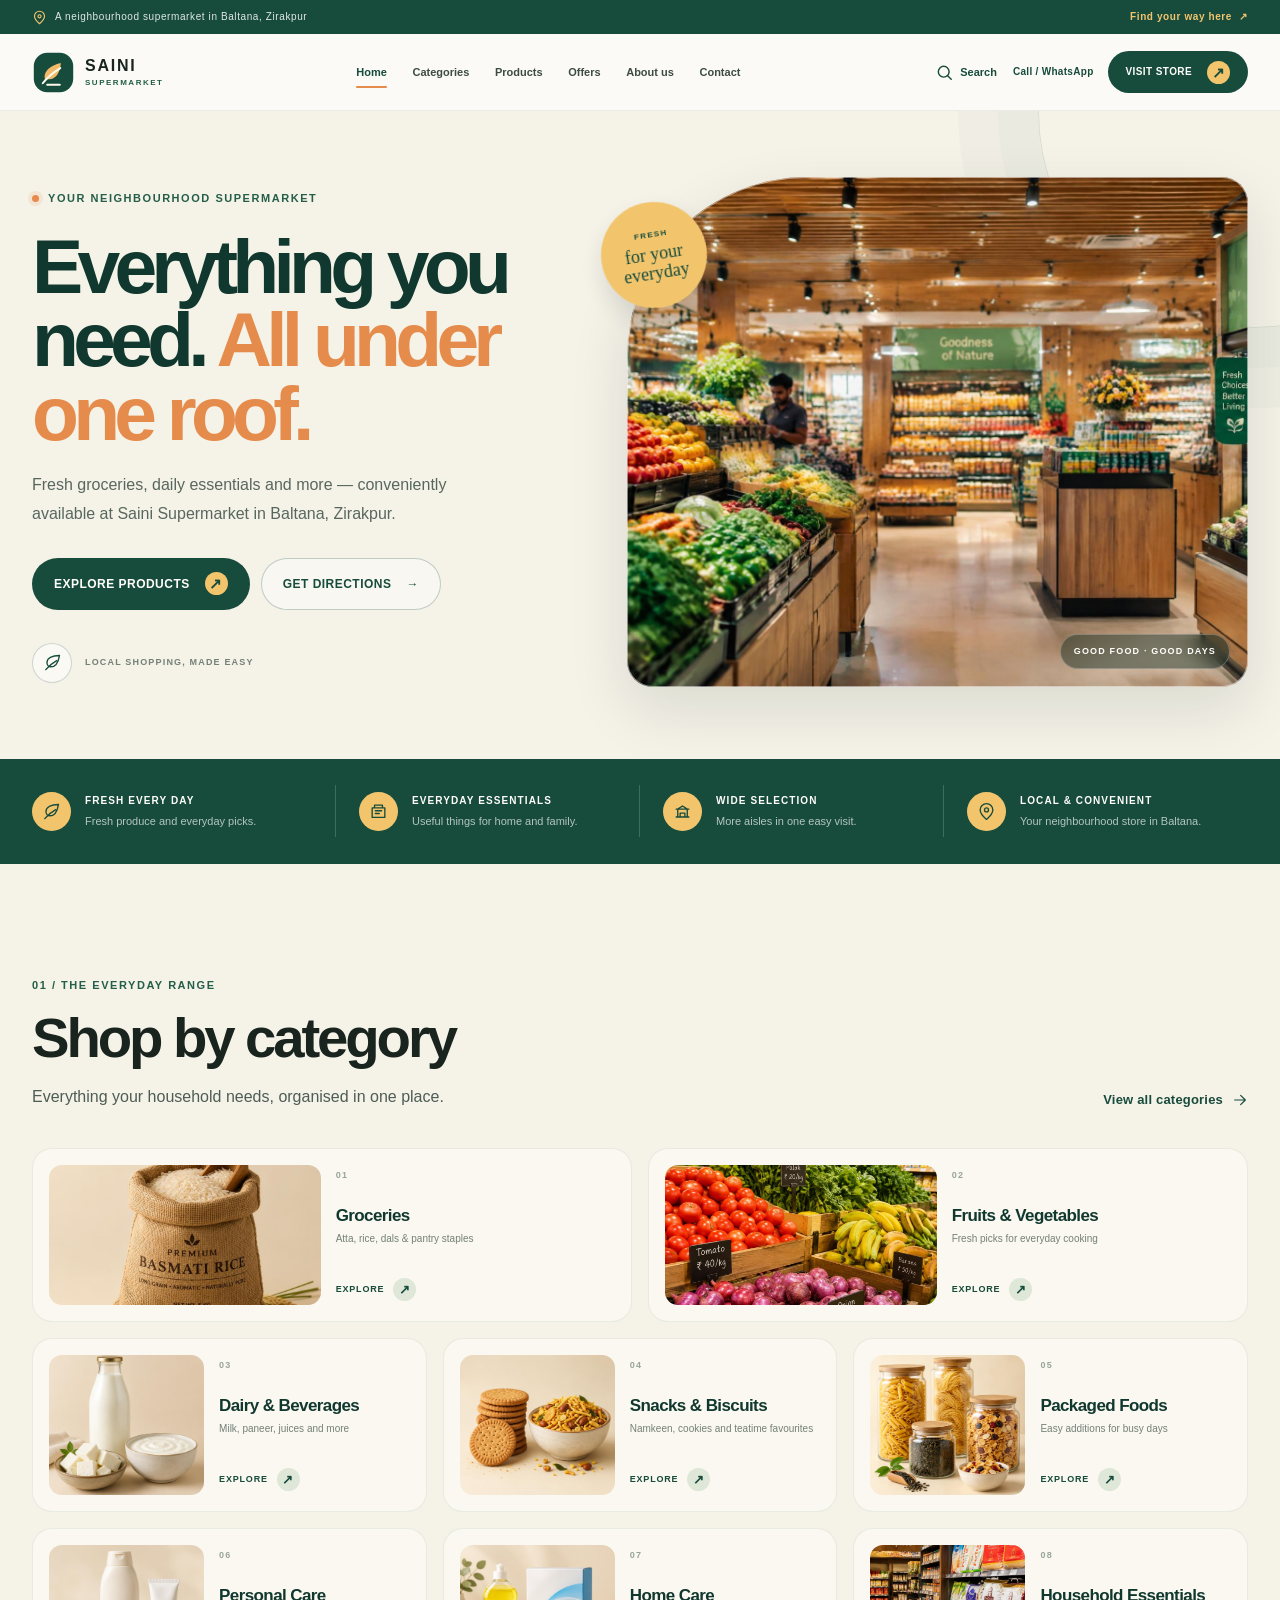
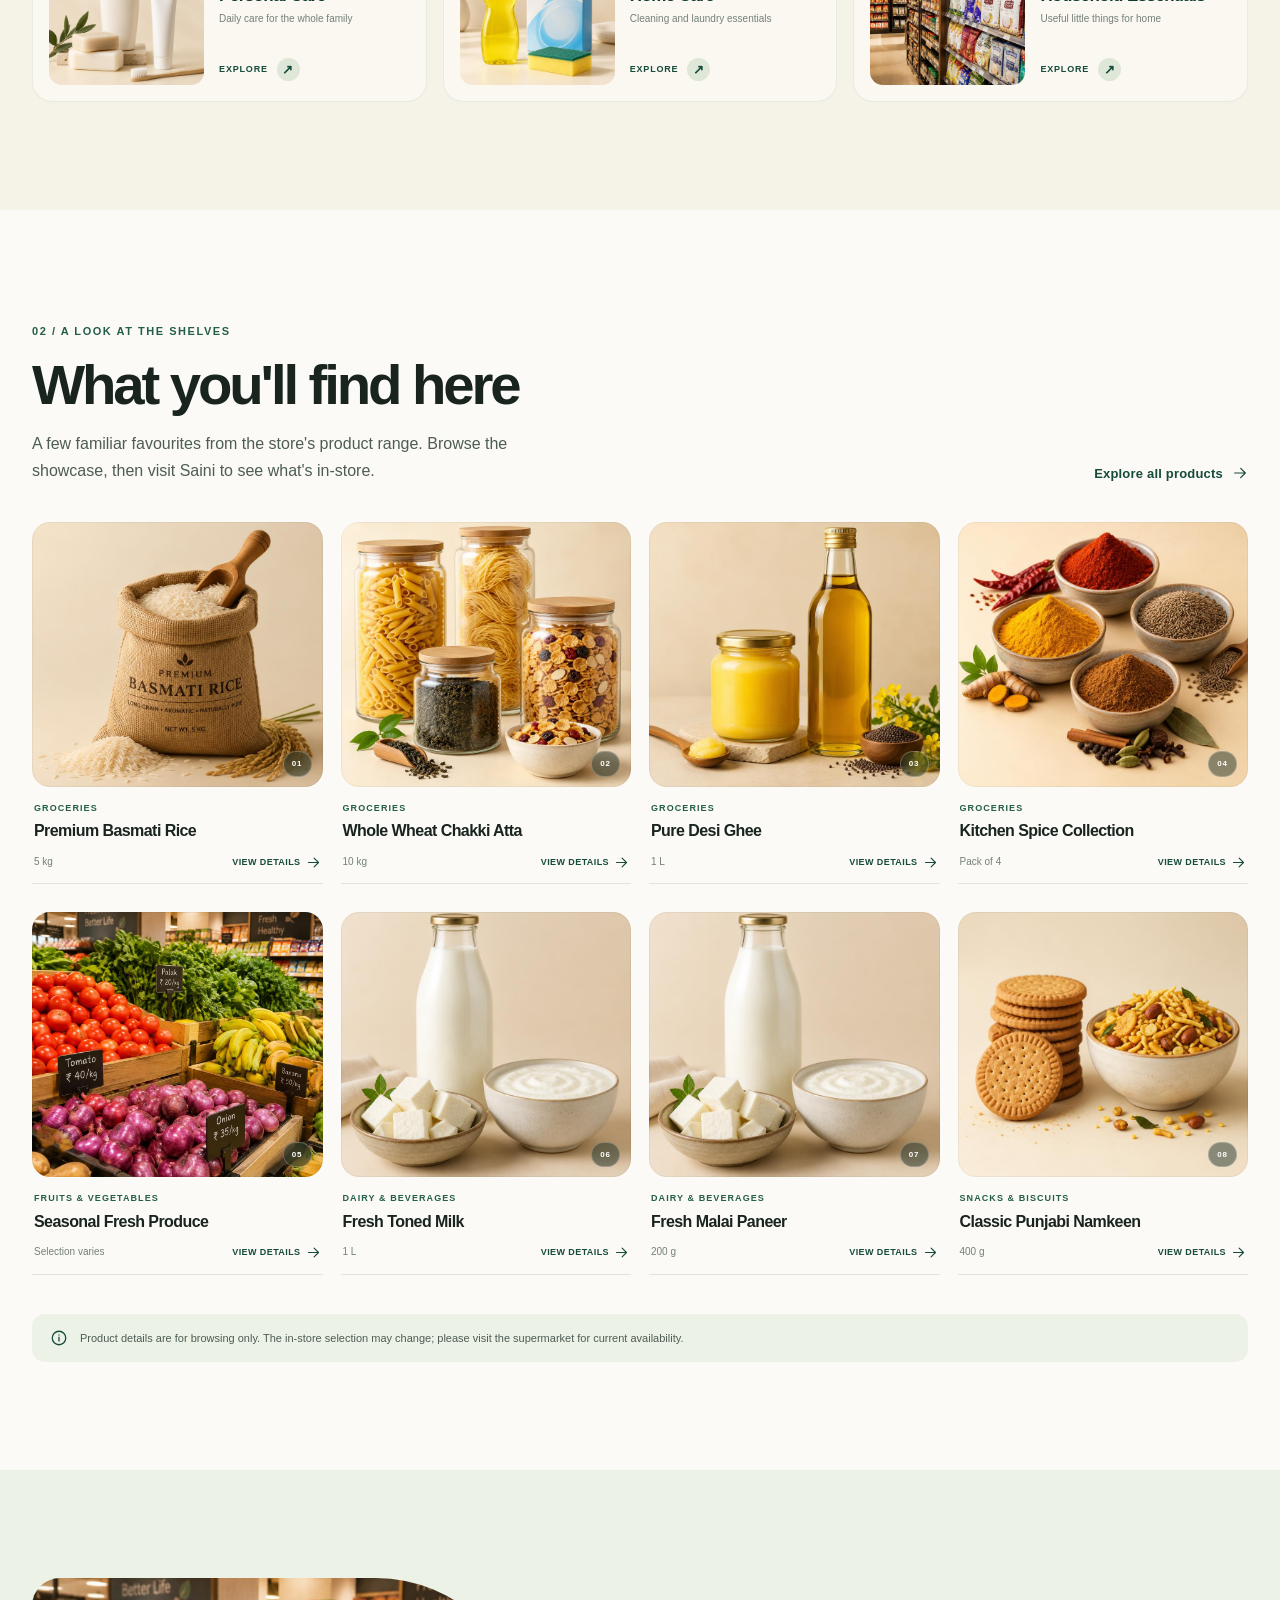
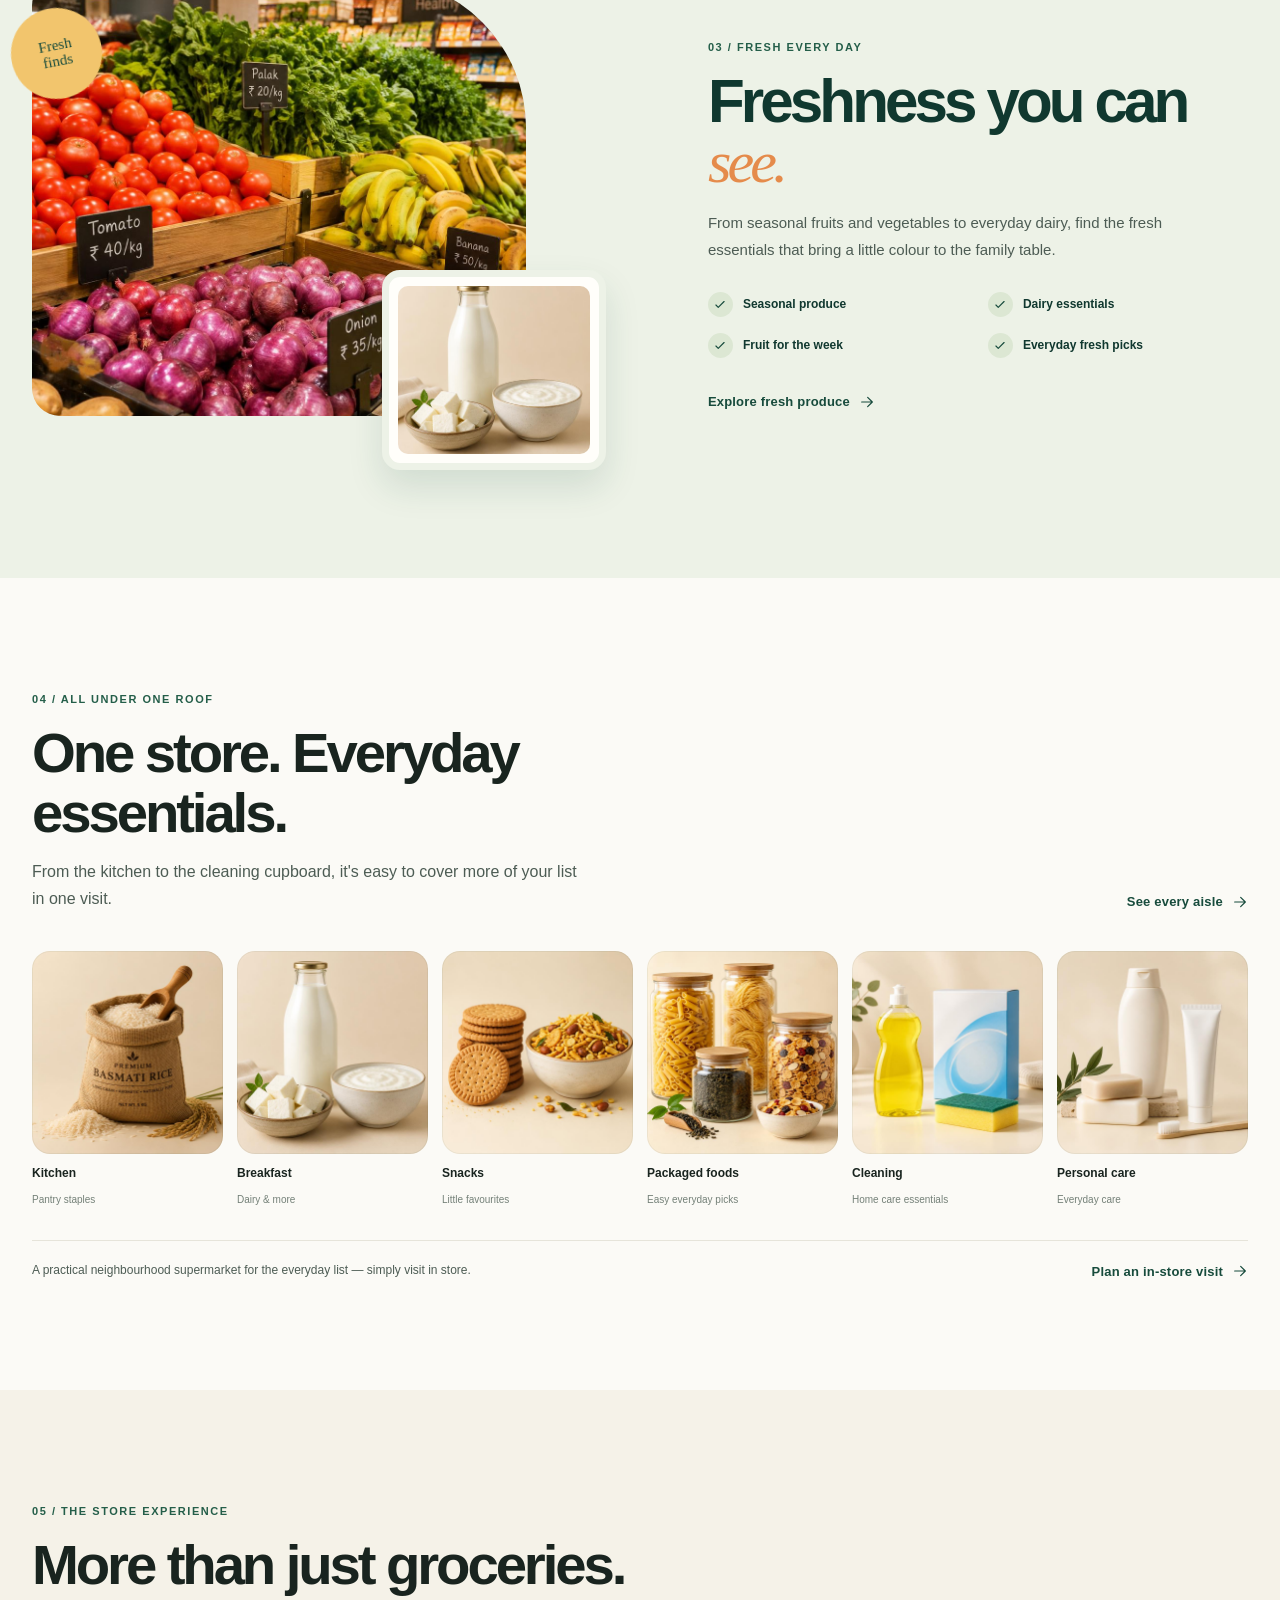
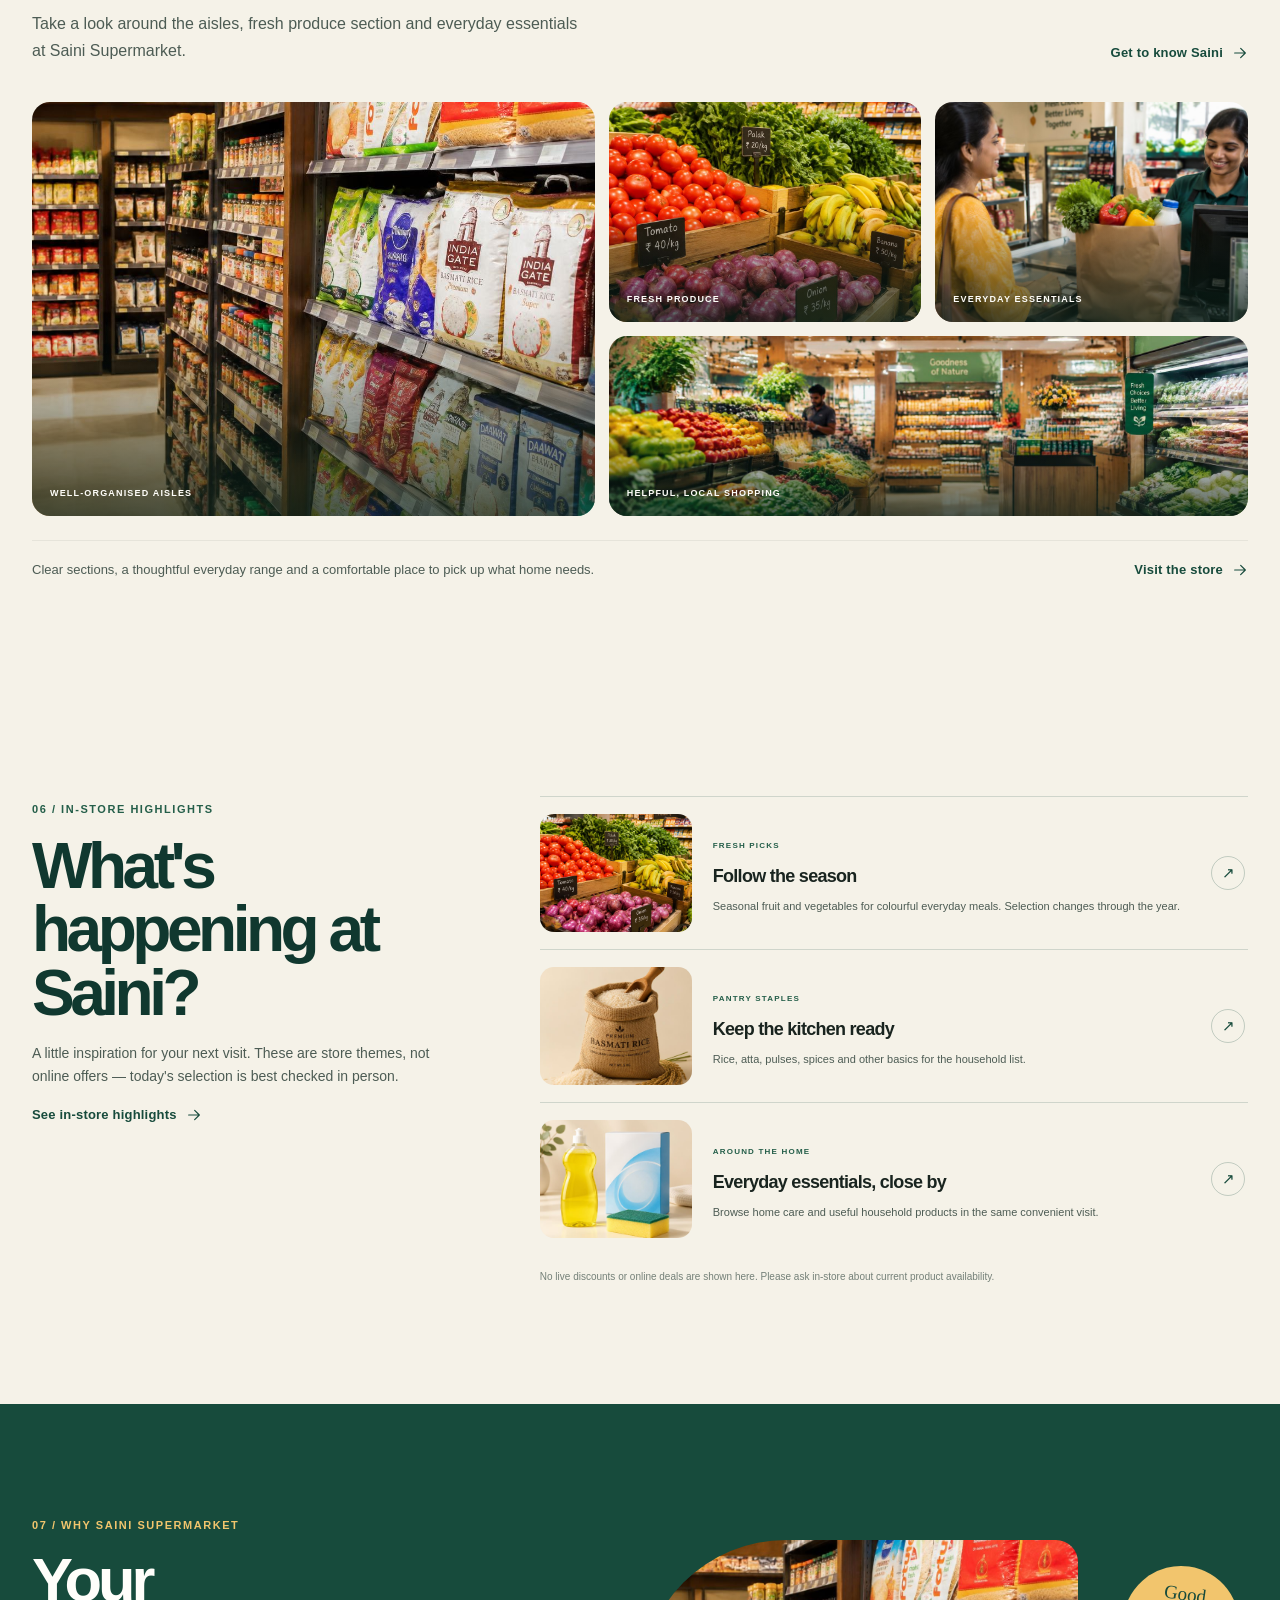
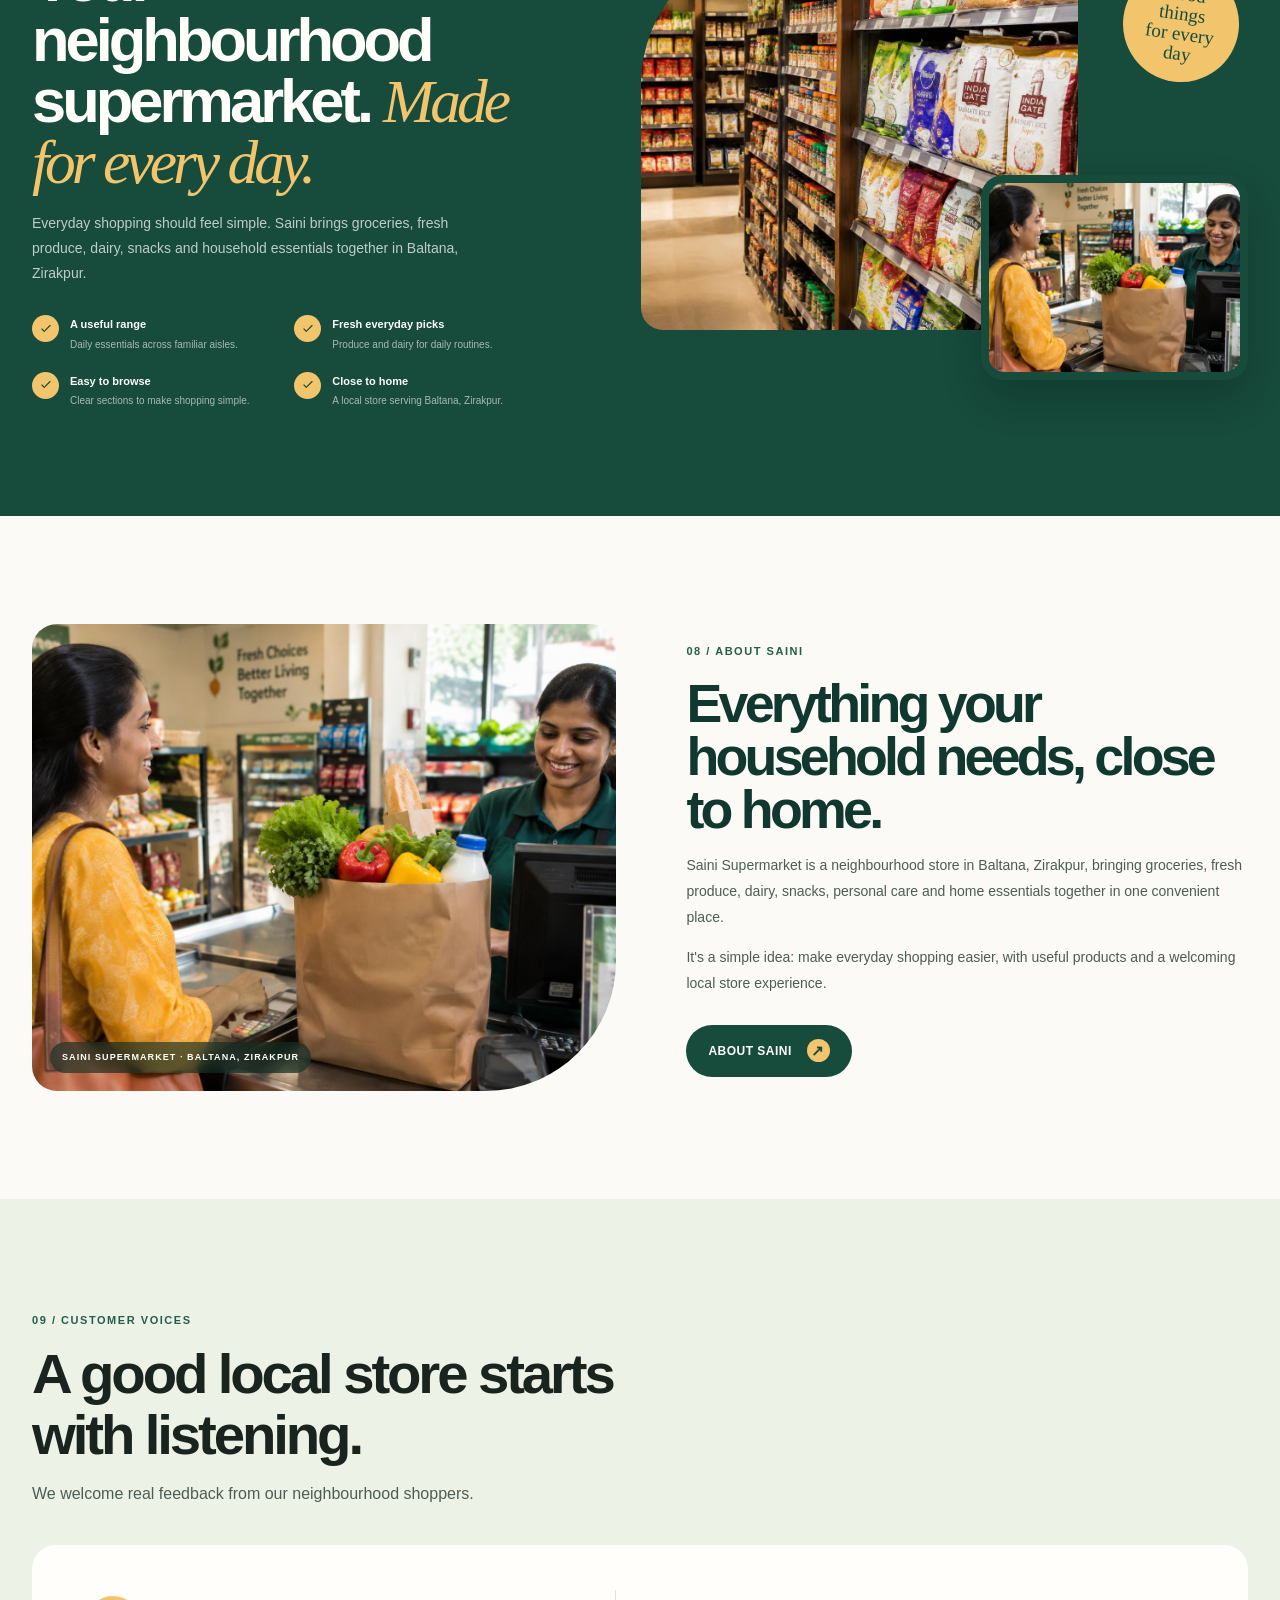
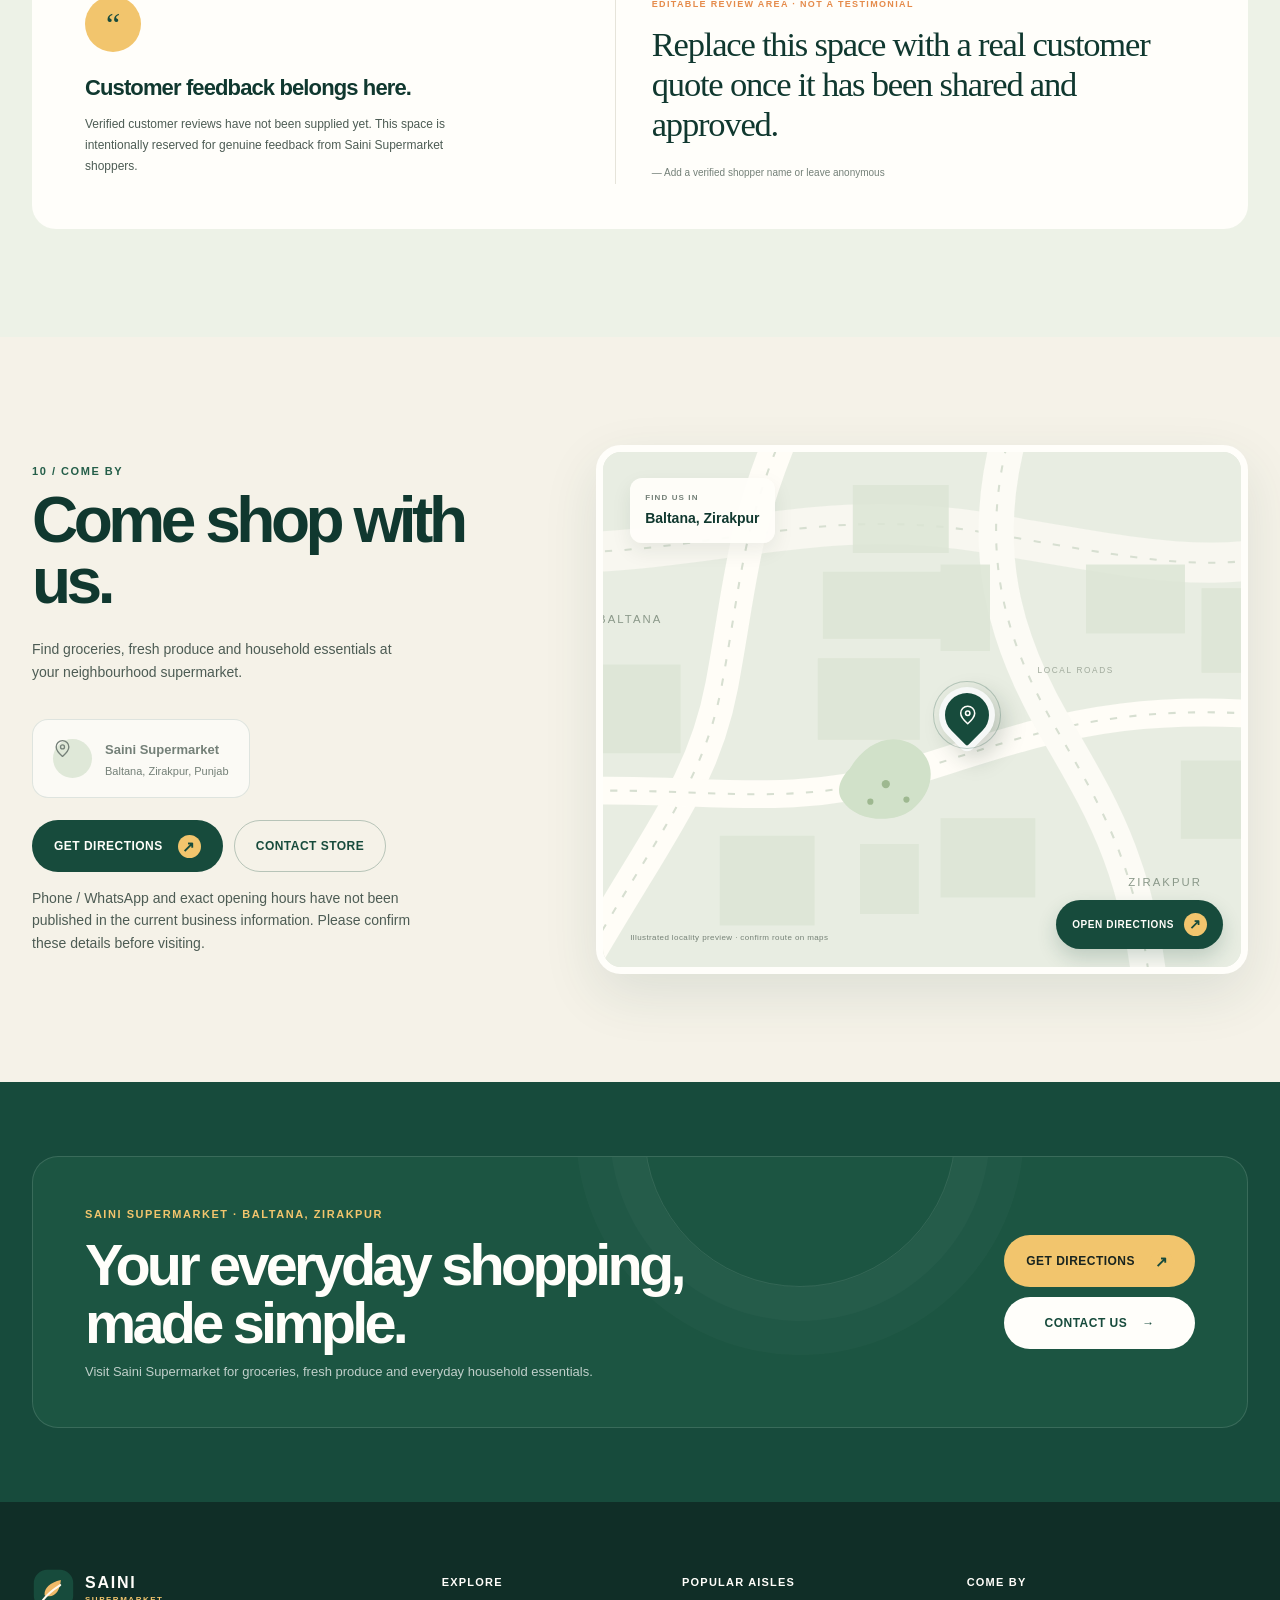
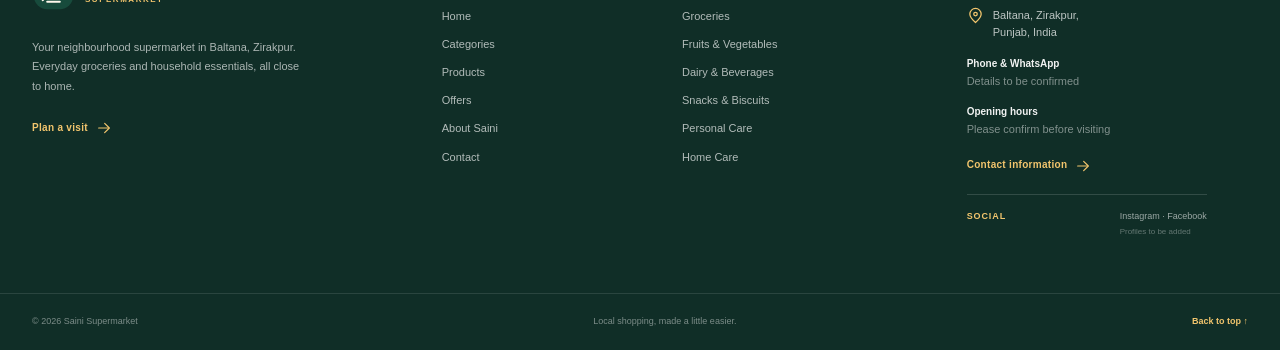
<file: index.html>
<!doctype html>
<html lang="en">
<head>
  <meta charset="utf-8">
  <meta name="viewport" content="width=device-width, initial-scale=1">
  <title>Saini Supermarket | Groceries & Daily Essentials in Baltana, Zirakpur</title>
  <meta name="description" content="Find groceries, fresh produce, dairy, snacks, personal care and household essentials at Saini Supermarket in Baltana, Zirakpur, Punjab. Visit our neighbourhood store.">
  <meta name="theme-color" content="#174b3c">
  <meta property="og:title" content="Saini Supermarket | Everything for everyday">
  <meta property="og:description" content="Fresh groceries, daily essentials and more, all under one roof at Saini Supermarket in Baltana, Zirakpur.">
  <meta property="og:type" content="website">
  <meta property="og:image" content="assets/hero.jpg">
  <link rel="icon" href="data:image/svg+xml,%3Csvg xmlns='http://www.w3.org/2000/svg' viewBox='0 0 40 40'%3E%3Crect width='40' height='40' rx='12' fill='%23174b3c'/%3E%3Cpath d='M11 26C11 18 17 12 29 10c-1 10-5 16-12 16-3 0-6-1-6 0Z' fill='%23f2c56d'/%3E%3Cpath d='M10 32c5-7 10-11 18-16' stroke='%23fffefa' stroke-width='2' fill='none' stroke-linecap='round'/%3E%3C/svg%3E">
  <link rel="stylesheet" href="styles.css">
  <script type="application/ld+json">
  {
    "@context": "https://schema.org",
    "@type": "GroceryStore",
    "name": "Saini Supermarket",
    "description": "Neighbourhood supermarket offering groceries, fresh produce, dairy, snacks, personal care and household essentials in Baltana, Zirakpur, Punjab.",
    "address": {
      "@type": "PostalAddress",
      "addressLocality": "Baltana, Zirakpur",
      "addressRegion": "Punjab",
      "addressCountry": "IN"
    },
    "areaServed": "Zirakpur"
  }
  </script>
</head>
<body id="top" data-page="home">
  <div id="site-header"></div>
  <main>
    <section class="home-hero" aria-labelledby="hero-title">
      <div class="container hero-grid">
        <div class="hero-copy">
          <span class="eyebrow"><span class="eyebrow-dot"></span>Your neighbourhood supermarket</span>
          <h1 id="hero-title">Everything you need. <em>All under one roof.</em></h1>
          <p>Fresh groceries, daily essentials and more — conveniently available at Saini Supermarket in Baltana, Zirakpur.</p>
          <div class="hero-actions">
            <a class="button button-dark" href="products.html">Explore products <span class="button-arrow">↗</span></a>
            <a class="button button-line" href="visit.html">Get directions <span aria-hidden="true">→</span></a>
          </div>
          <div class="hero-note"><span class="hero-note-mark" aria-hidden="true"><svg viewBox="0 0 24 24" width="19" height="19" fill="none" stroke="currentColor" stroke-width="1.7" stroke-linecap="round" stroke-linejoin="round"><path d="M20.8 3.2C11.4 3.2 5 6.4 5 12.3c0 3 2.3 5.1 5.1 5.1 6.2 0 9.3-6.2 10.7-14.2Z"/><path d="M3.5 21c4.2-5.3 7.5-7.8 13.8-11.4"/></svg></span><span>LOCAL SHOPPING, MADE EASY</span></div>
        </div>
        <div class="hero-image-wrap">
          <img src="assets/hero.jpg" alt="Fresh produce and well-organised grocery aisles inside a supermarket" fetchpriority="high" width="1920" height="1088">
          <div class="hero-fresh-badge"><span>FRESH</span><strong>for your<br>everyday</strong></div>
          <span class="hero-photo-caption">GOOD FOOD · GOOD DAYS</span>
        </div>
      </div>
    </section>

    <section class="trust-strip" aria-label="Why shop at Saini Supermarket">
      <div class="container trust-grid">
        <div class="trust-item"><span class="trust-icon"><svg viewBox="0 0 24 24" fill="none" stroke="currentColor" stroke-width="1.7" stroke-linecap="round" stroke-linejoin="round"><path d="M20.8 3.2C11.4 3.2 5 6.4 5 12.3c0 3 2.3 5.1 5.1 5.1 6.2 0 9.3-6.2 10.7-14.2Z"/><path d="M3.5 21c4.2-5.3 7.5-7.8 13.8-11.4"/></svg></span><div><h3>Fresh every day</h3><p>Fresh produce and everyday picks.</p></div></div>
        <div class="trust-item"><span class="trust-icon"><svg viewBox="0 0 24 24" fill="none" stroke="currentColor" stroke-width="1.7" stroke-linecap="round" stroke-linejoin="round"><path d="M4 7.5h16v12H4zM7 7.5V4h10v3.5M8 11h8M8 14.5h5"/></svg></span><div><h3>Everyday essentials</h3><p>Useful things for home and family.</p></div></div>
        <div class="trust-item"><span class="trust-icon"><svg viewBox="0 0 24 24" fill="none" stroke="currentColor" stroke-width="1.7" stroke-linecap="round" stroke-linejoin="round"><path d="M4 19h16M6 19V9l6-4 6 4v10M9 19v-5h6v5M4 9h16"/></svg></span><div><h3>Wide selection</h3><p>More aisles in one easy visit.</p></div></div>
        <div class="trust-item"><span class="trust-icon"><svg viewBox="0 0 24 24" fill="none" stroke="currentColor" stroke-width="1.7" stroke-linecap="round" stroke-linejoin="round"><path d="M20 10c0 5-8 12-8 12S4 15 4 10a8 8 0 1 1 16 0Z"/><circle cx="12" cy="10" r="2.5"/></svg></span><div><h3>Local & convenient</h3><p>Your neighbourhood store in Baltana.</p></div></div>
      </div>
    </section>

    <section class="section section-cream" id="categories" aria-labelledby="categories-title">
      <div class="container">
        <div class="section-heading">
          <div class="section-heading-copy"><span class="section-kicker">01 / the everyday range</span><h2 id="categories-title">Shop by category</h2><p>Everything your household needs, organised in one place.</p></div>
          <a class="text-link" href="categories.html">View all categories <svg viewBox="0 0 24 24" width="16" height="16" fill="none" stroke="currentColor" stroke-width="1.8" stroke-linecap="round" stroke-linejoin="round" aria-hidden="true"><path d="M4 12h15M13 5l7 7-7 7"/></svg></a>
        </div>
        <div class="category-mosaic" data-home-categories></div>
      </div>
    </section>

    <section class="section" id="products" aria-labelledby="products-title">
      <div class="container">
        <div class="section-heading">
          <div class="section-heading-copy"><span class="section-kicker">02 / a look at the shelves</span><h2 id="products-title">What you'll find here</h2><p>A few familiar favourites from the store's product range. Browse the showcase, then visit Saini to see what's in-store.</p></div>
          <a class="text-link" href="products.html">Explore all products <svg viewBox="0 0 24 24" width="16" height="16" fill="none" stroke="currentColor" stroke-width="1.8" stroke-linecap="round" stroke-linejoin="round" aria-hidden="true"><path d="M4 12h15M13 5l7 7-7 7"/></svg></a>
        </div>
        <div class="product-grid" data-home-products></div>
        <div class="showcase-note"><svg viewBox="0 0 24 24" width="18" height="18" fill="none" stroke="currentColor" stroke-width="1.7" stroke-linecap="round" stroke-linejoin="round" aria-hidden="true"><circle cx="12" cy="12" r="9"/><path d="M12 11v5M12 8h.01"/></svg><span>Product details are for browsing only. The in-store selection may change; please visit the supermarket for current availability.</span></div>
      </div>
    </section>

    <section class="fresh-section" aria-labelledby="fresh-title">
      <div class="container fresh-layout">
        <div class="fresh-image-stack">
          <div class="fresh-main-image"><img src="assets/produce.jpg" alt="Colourful fruits and vegetables in a supermarket produce section" loading="lazy" width="1024" height="1024"></div>
          <div class="fresh-small-image"><img src="assets/dairy.jpg" alt="Dairy essentials from the chilled range" loading="lazy" width="816" height="816"></div>
          <div class="fresh-sticker" aria-hidden="true">Fresh<br>finds</div>
        </div>
        <div class="fresh-copy">
          <span class="section-kicker">03 / fresh every day</span>
          <h2 id="fresh-title">Freshness you can <em>see.</em></h2>
          <p>From seasonal fruits and vegetables to everyday dairy, find the fresh essentials that bring a little colour to the family table.</p>
          <ul class="fresh-feature-list">
            <li><span><svg viewBox="0 0 24 24" fill="none" stroke="currentColor" stroke-width="2" stroke-linecap="round" stroke-linejoin="round"><path d="m5 12 4 4L19 6"/></svg></span>Seasonal produce</li>
            <li><span><svg viewBox="0 0 24 24" fill="none" stroke="currentColor" stroke-width="2" stroke-linecap="round" stroke-linejoin="round"><path d="m5 12 4 4L19 6"/></svg></span>Dairy essentials</li>
            <li><span><svg viewBox="0 0 24 24" fill="none" stroke="currentColor" stroke-width="2" stroke-linecap="round" stroke-linejoin="round"><path d="m5 12 4 4L19 6"/></svg></span>Fruit for the week</li>
            <li><span><svg viewBox="0 0 24 24" fill="none" stroke="currentColor" stroke-width="2" stroke-linecap="round" stroke-linejoin="round"><path d="m5 12 4 4L19 6"/></svg></span>Everyday fresh picks</li>
          </ul>
          <a class="text-link" href="products.html?category=fruits-vegetables">Explore fresh produce <svg viewBox="0 0 24 24" width="16" height="16" fill="none" stroke="currentColor" stroke-width="1.8" stroke-linecap="round" stroke-linejoin="round" aria-hidden="true"><path d="M4 12h15M13 5l7 7-7 7"/></svg></a>
        </div>
      </div>
    </section>

    <section class="section essentials-section" aria-labelledby="essentials-title">
      <div class="container">
        <div class="section-heading">
          <div class="section-heading-copy"><span class="section-kicker">04 / all under one roof</span><h2 id="essentials-title">One store. Everyday essentials.</h2><p>From the kitchen to the cleaning cupboard, it's easy to cover more of your list in one visit.</p></div>
          <a class="text-link" href="categories.html">See every aisle <svg viewBox="0 0 24 24" width="16" height="16" fill="none" stroke="currentColor" stroke-width="1.8" stroke-linecap="round" stroke-linejoin="round" aria-hidden="true"><path d="M4 12h15M13 5l7 7-7 7"/></svg></a>
        </div>
        <div class="essentials-band">
          <a class="essential-tile" href="products.html?category=groceries"><span class="essential-image"><img src="assets/rice.jpg" alt="Kitchen staples and rice" loading="lazy"></span><strong>Kitchen</strong><span>Pantry staples</span></a>
          <a class="essential-tile" href="products.html?category=dairy-beverages"><span class="essential-image"><img src="assets/dairy.jpg" alt="Dairy for breakfasts and everyday meals" loading="lazy"></span><strong>Breakfast</strong><span>Dairy & more</span></a>
          <a class="essential-tile" href="products.html?category=snacks-biscuits"><span class="essential-image"><img src="assets/snacks.jpg" alt="Snacks and biscuits for teatime" loading="lazy"></span><strong>Snacks</strong><span>Little favourites</span></a>
          <a class="essential-tile" href="products.html?category=packaged-foods"><span class="essential-image"><img src="assets/packaged-foods.jpg" alt="Packaged foods and quick meal options" loading="lazy"></span><strong>Packaged foods</strong><span>Easy everyday picks</span></a>
          <a class="essential-tile" href="products.html?category=home-care"><span class="essential-image"><img src="assets/home-care.jpg" alt="Home and laundry care products" loading="lazy"></span><strong>Cleaning</strong><span>Home care essentials</span></a>
          <a class="essential-tile" href="products.html?category=personal-care"><span class="essential-image"><img src="assets/personal-care.jpg" alt="Personal care products for the household" loading="lazy"></span><strong>Personal care</strong><span>Everyday care</span></a>
        </div>
        <div class="essentials-foot"><p>A practical neighbourhood supermarket for the everyday list — simply visit in store.</p><a class="text-link" href="visit.html">Plan an in-store visit <svg viewBox="0 0 24 24" width="16" height="16" fill="none" stroke="currentColor" stroke-width="1.8" stroke-linecap="round" stroke-linejoin="round" aria-hidden="true"><path d="M4 12h15M13 5l7 7-7 7"/></svg></a></div>
      </div>
    </section>

    <section class="section section-cream" aria-labelledby="store-title">
      <div class="container">
        <div class="section-heading">
          <div class="section-heading-copy"><span class="section-kicker">05 / the store experience</span><h2 id="store-title">More than just groceries.</h2><p>Take a look around the aisles, fresh produce section and everyday essentials at Saini Supermarket.</p></div>
          <a class="text-link" href="about.html">Get to know Saini <svg viewBox="0 0 24 24" width="16" height="16" fill="none" stroke="currentColor" stroke-width="1.8" stroke-linecap="round" stroke-linejoin="round" aria-hidden="true"><path d="M4 12h15M13 5l7 7-7 7"/></svg></a>
        </div>
        <div class="store-gallery">
          <div class="store-photo store-photo-large"><img src="assets/aisle.jpg" alt="A well-organised supermarket aisle with pantry products" loading="lazy" width="1024" height="1280"><span>Well-organised aisles</span></div>
          <div class="store-photo"><img src="assets/produce.jpg" alt="Fresh produce display" loading="lazy" width="1024" height="1024"><span>Fresh produce</span></div>
          <div class="store-photo"><img src="assets/checkout.jpg" alt="Friendly checkout interaction inside a supermarket" loading="lazy" width="1280" height="1024"><span>Everyday essentials</span></div>
          <div class="store-photo store-photo-wide"><img src="assets/hero.jpg" alt="A wide view across fresh sections and supermarket shelves" loading="lazy" width="1920" height="1088"><span>Helpful, local shopping</span></div>
        </div>
        <div class="store-gallery-caption"><p>Clear sections, a thoughtful everyday range and a comfortable place to pick up what home needs.</p><a class="text-link" href="visit.html">Visit the store <svg viewBox="0 0 24 24" width="16" height="16" fill="none" stroke="currentColor" stroke-width="1.8" stroke-linecap="round" stroke-linejoin="round" aria-hidden="true"><path d="M4 12h15M13 5l7 7-7 7"/></svg></a></div>
      </div>
    </section>

    <section class="section whats-new-section" id="whats-new" aria-labelledby="whats-new-title">
      <div class="container whats-new-layout">
        <div class="whats-new-intro"><span class="section-kicker">06 / in-store highlights</span><h2 id="whats-new-title">What's happening at Saini?</h2><p>A little inspiration for your next visit. These are store themes, not online offers — today's selection is best checked in person.</p><a class="text-link" href="offers.html">See in-store highlights <svg viewBox="0 0 24 24" width="16" height="16" fill="none" stroke="currentColor" stroke-width="1.8" stroke-linecap="round" stroke-linejoin="round" aria-hidden="true"><path d="M4 12h15M13 5l7 7-7 7"/></svg></a></div>
        <div class="editorial-list">
          <a class="editorial-item" href="products.html?category=fruits-vegetables"><span class="editorial-image"><img src="assets/produce.jpg" alt="Seasonal fruits and vegetables" loading="lazy"></span><span class="editorial-copy"><span class="editorial-label">Fresh picks</span><h3>Follow the season</h3><p>Seasonal fruit and vegetables for colourful everyday meals. Selection changes through the year.</p></span><span class="editorial-arrow" aria-hidden="true">↗</span></a>
          <a class="editorial-item" href="products.html?category=groceries"><span class="editorial-image"><img src="assets/rice.jpg" alt="Rice and pantry essentials" loading="lazy"></span><span class="editorial-copy"><span class="editorial-label">Pantry staples</span><h3>Keep the kitchen ready</h3><p>Rice, atta, pulses, spices and other basics for the household list.</p></span><span class="editorial-arrow" aria-hidden="true">↗</span></a>
          <a class="editorial-item" href="products.html?category=household-essentials"><span class="editorial-image"><img src="assets/home-care.jpg" alt="Cleaning products and home essentials" loading="lazy"></span><span class="editorial-copy"><span class="editorial-label">Around the home</span><h3>Everyday essentials, close by</h3><p>Browse home care and useful household products in the same convenient visit.</p></span><span class="editorial-arrow" aria-hidden="true">↗</span></a>
          <p class="editorial-note">No live discounts or online deals are shown here. Please ask in-store about current product availability.</p>
        </div>
      </div>
    </section>

    <section class="section section-green" aria-labelledby="why-title">
      <div class="container why-layout">
        <div class="why-copy"><span class="section-kicker">07 / why saini supermarket</span><h2 id="why-title">Your neighbourhood supermarket. <span>Made for every day.</span></h2><p>Everyday shopping should feel simple. Saini brings groceries, fresh produce, dairy, snacks and household essentials together in Baltana, Zirakpur.</p>
          <div class="why-points">
            <div class="why-point"><span class="why-point-icon"><svg viewBox="0 0 24 24" fill="none" stroke="currentColor" stroke-width="2" stroke-linecap="round" stroke-linejoin="round"><path d="m5 12 4 4L19 6"/></svg></span><span><strong>A useful range</strong><small>Daily essentials across familiar aisles.</small></span></div>
            <div class="why-point"><span class="why-point-icon"><svg viewBox="0 0 24 24" fill="none" stroke="currentColor" stroke-width="2" stroke-linecap="round" stroke-linejoin="round"><path d="m5 12 4 4L19 6"/></svg></span><span><strong>Fresh everyday picks</strong><small>Produce and dairy for daily routines.</small></span></div>
            <div class="why-point"><span class="why-point-icon"><svg viewBox="0 0 24 24" fill="none" stroke="currentColor" stroke-width="2" stroke-linecap="round" stroke-linejoin="round"><path d="m5 12 4 4L19 6"/></svg></span><span><strong>Easy to browse</strong><small>Clear sections to make shopping simple.</small></span></div>
            <div class="why-point"><span class="why-point-icon"><svg viewBox="0 0 24 24" fill="none" stroke="currentColor" stroke-width="2" stroke-linecap="round" stroke-linejoin="round"><path d="m5 12 4 4L19 6"/></svg></span><span><strong>Close to home</strong><small>A local store serving Baltana, Zirakpur.</small></span></div>
          </div>
        </div>
        <div class="why-visual"><div class="why-visual-main"><img src="assets/aisle.jpg" alt="Well-stocked grocery aisles at Saini Supermarket" loading="lazy"></div><div class="why-visual-side"><img src="assets/checkout.jpg" alt="A customer being helped at a supermarket checkout" loading="lazy"></div><div class="why-note">Good things<br>for every day</div></div>
      </div>
    </section>

    <section class="section about-teaser" aria-labelledby="about-title">
      <div class="container about-teaser-layout">
        <div class="about-teaser-image"><img src="assets/checkout.jpg" alt="A friendly in-store checkout experience" loading="lazy"><span class="image-label">SAINI SUPERMARKET · BALTANA, ZIRAKPUR</span></div>
        <div class="about-teaser-copy"><span class="section-kicker">08 / about saini</span><h2 id="about-title">Everything your household needs, close to home.</h2><p>Saini Supermarket is a neighbourhood store in Baltana, Zirakpur, bringing groceries, fresh produce, dairy, snacks, personal care and home essentials together in one convenient place.</p><p>It's a simple idea: make everyday shopping easier, with useful products and a welcoming local store experience.</p><a class="button button-dark" href="about.html">About Saini <span class="button-arrow">↗</span></a></div>
      </div>
    </section>

    <section class="section reviews-section" aria-labelledby="reviews-title">
      <div class="container">
        <div class="section-heading"><div class="section-heading-copy"><span class="section-kicker">09 / customer voices</span><h2 id="reviews-title">A good local store starts with listening.</h2><p>We welcome real feedback from our neighbourhood shoppers.</p></div></div>
        <div class="review-placeholder">
          <div><span class="review-mark" aria-hidden="true">“</span><h3>Customer feedback belongs here.</h3><p>Verified customer reviews have not been supplied yet. This space is intentionally reserved for genuine feedback from Saini Supermarket shoppers.</p></div>
          <div class="review-note"><span class="review-label">Editable review area · not a testimonial</span><blockquote>Replace this space with a real customer quote once it has been shared and approved.</blockquote><cite>— Add a verified shopper name or leave anonymous</cite></div>
        </div>
      </div>
    </section>

    <section class="section visit-section" id="visit" aria-labelledby="visit-title">
      <div class="container visit-layout">
        <div class="visit-copy"><span class="section-kicker">10 / come by</span><h2 id="visit-title">Come shop with us.</h2><p>Find groceries, fresh produce and household essentials at your neighbourhood supermarket.</p>
          <div class="visit-address"><span class="visit-address-icon"><svg viewBox="0 0 24 24" width="19" height="19" fill="none" stroke="currentColor" stroke-width="1.7" stroke-linecap="round" stroke-linejoin="round" aria-hidden="true"><path d="M20 10c0 5-8 12-8 12S4 15 4 10a8 8 0 1 1 16 0Z"/><circle cx="12" cy="10" r="2.5"/></svg></span><span><strong>Saini Supermarket</strong><span>Baltana, Zirakpur, Punjab</span></span></div>
          <div class="visit-actions"><a class="button button-dark" href="https://www.google.com/maps/search/?api=1&amp;query=Saini+Supermarket%2C+Baltana%2C+Zirakpur%2C+Punjab" target="_blank" rel="noopener">Get directions <span class="button-arrow">↗</span></a><a class="button button-outline" href="contact.html">Contact store</a></div>
          <p class="contact-data-note">Phone / WhatsApp and exact opening hours have not been published in the current business information. Please confirm these details before visiting.</p>
        </div>
        <div data-local-map></div>
      </div>
    </section>

    <section class="final-cta" aria-labelledby="final-title">
      <div class="container final-cta-inner"><div class="final-cta-copy"><span class="section-kicker">SAINI SUPERMARKET · BALTANA, ZIRAKPUR</span><h2 id="final-title">Your everyday shopping, made simple.</h2><p>Visit Saini Supermarket for groceries, fresh produce and everyday household essentials.</p></div><div class="final-cta-actions"><a class="button button-orange" href="visit.html">Get directions <span class="button-arrow">↗</span></a><a class="button button-light" href="contact.html">Contact us <span aria-hidden="true">→</span></a></div></div>
    </section>
  </main>
  <div id="site-footer"></div>
  <script src="script.js" defer></script>
</body>
</html>
</file>
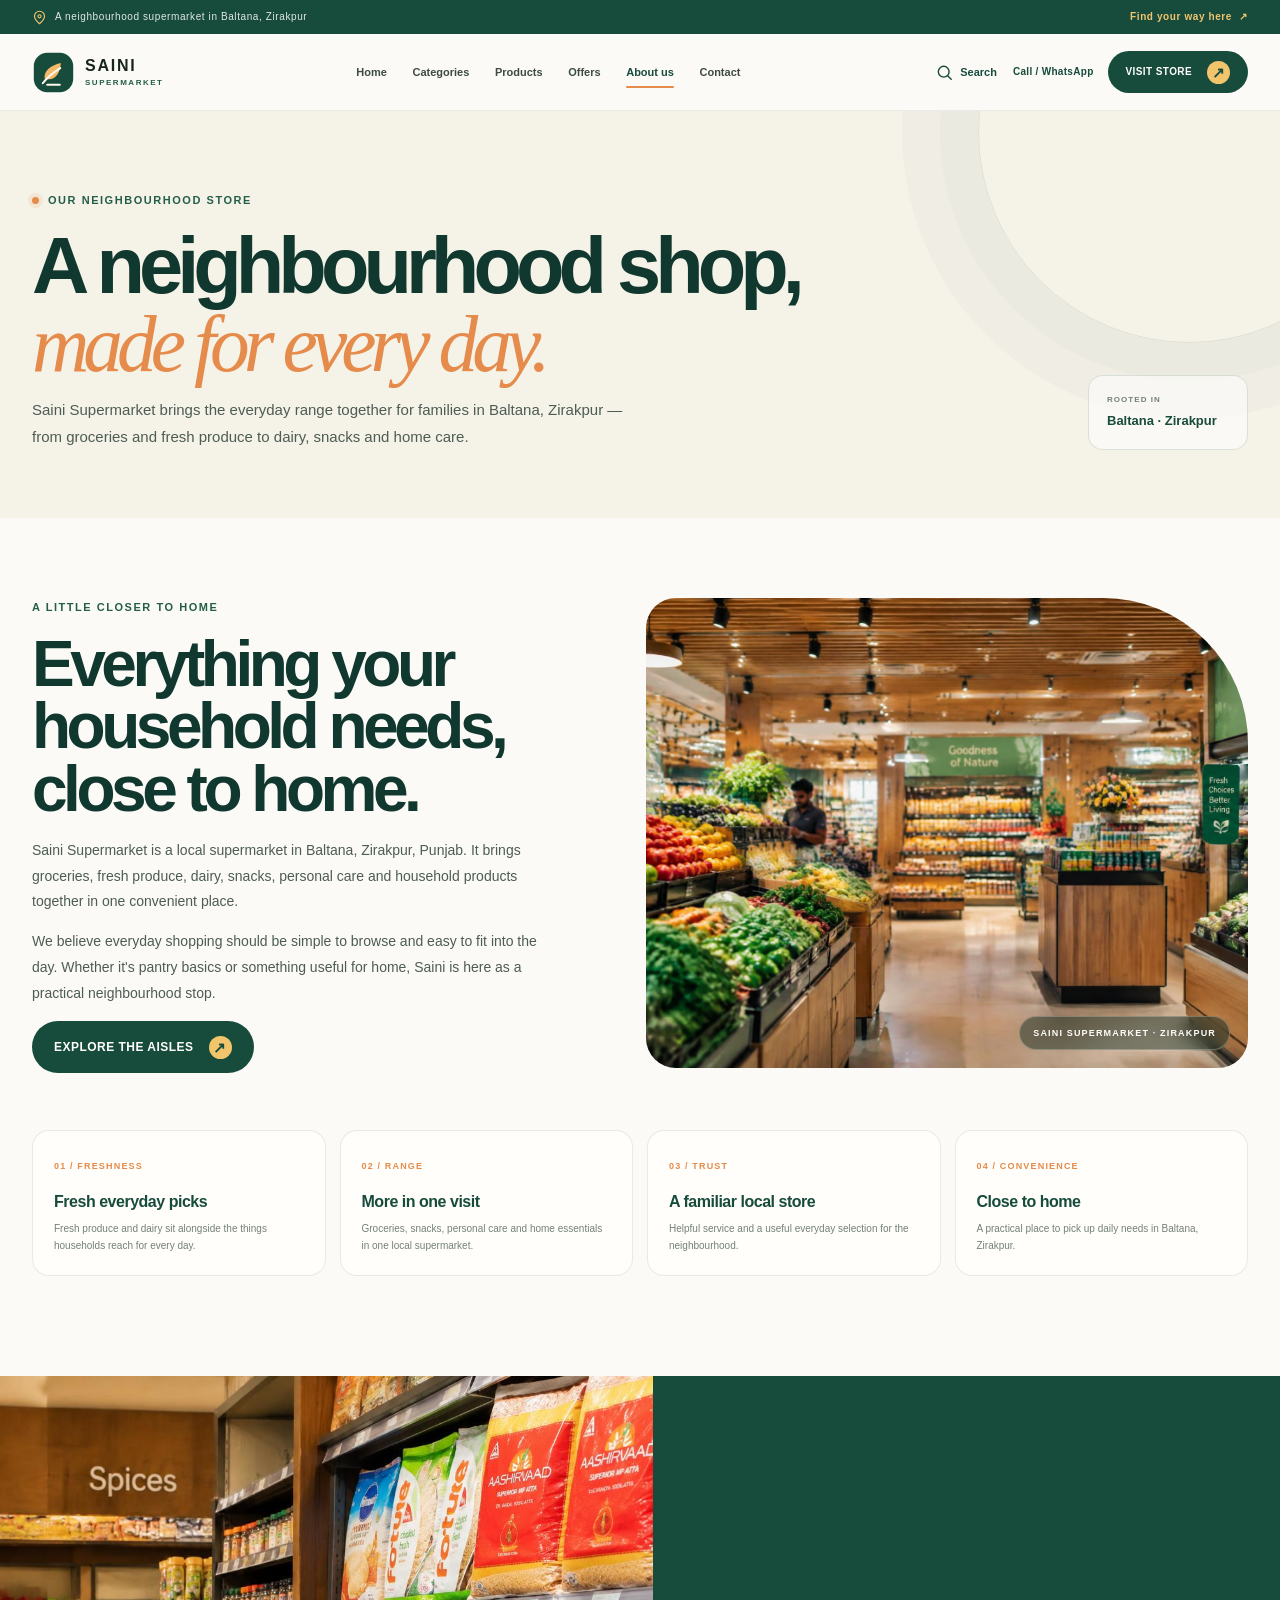
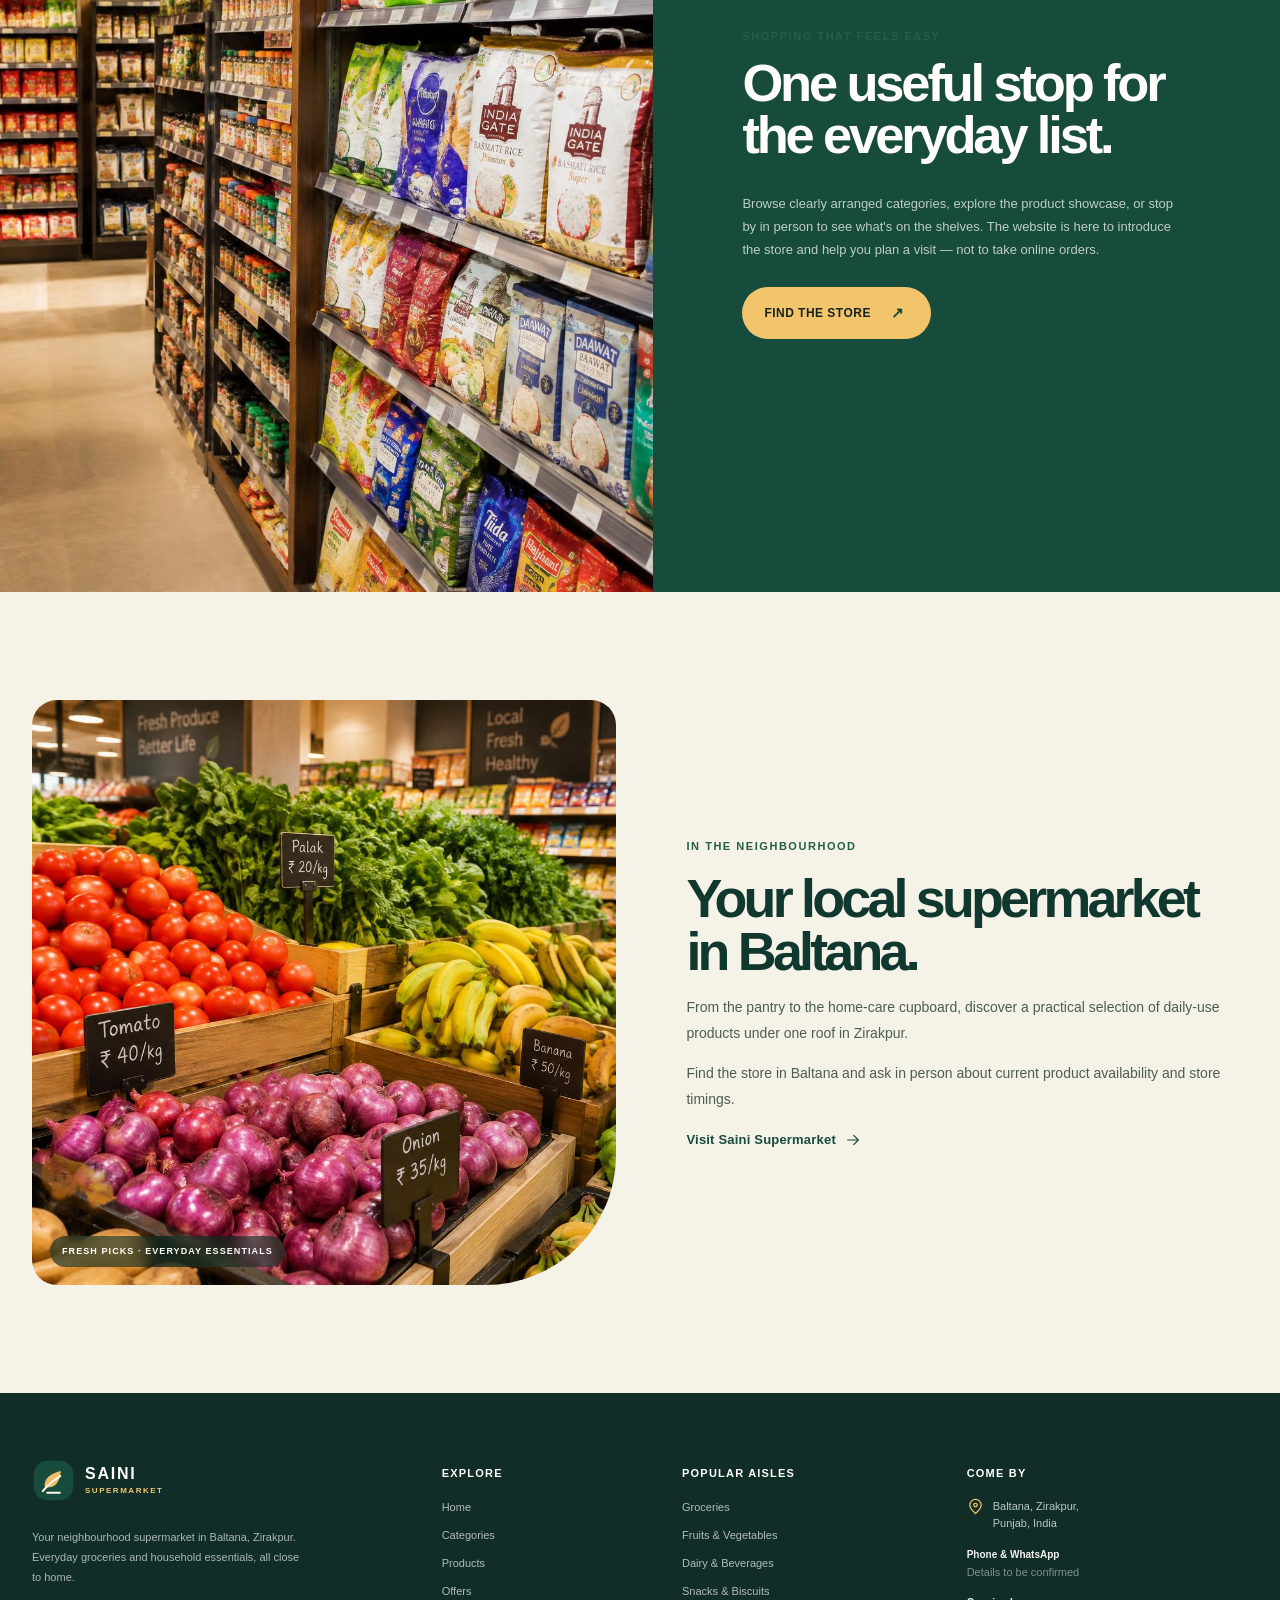
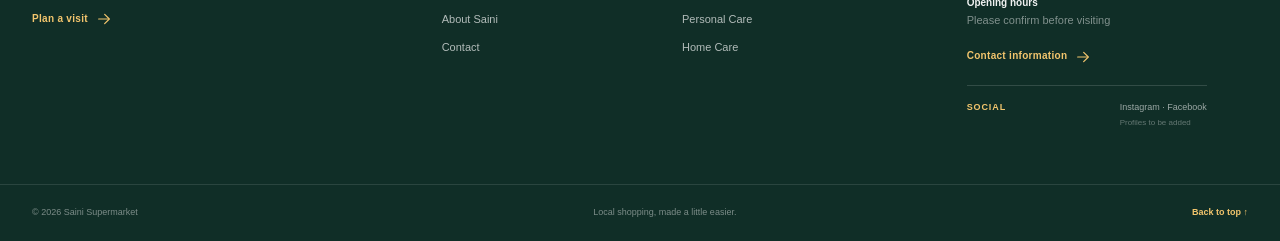
<file: about.html>
<!doctype html>
<html lang="en">
<head>
  <meta charset="utf-8">
  <meta name="viewport" content="width=device-width, initial-scale=1">
  <title>About Saini Supermarket | Neighbourhood Grocery Store in Zirakpur</title>
  <meta name="description" content="Meet Saini Supermarket, a neighbourhood grocery and essentials store serving Baltana, Zirakpur, Punjab. Explore the everyday range and plan a visit.">
  <meta name="theme-color" content="#174b3c">
  <link rel="stylesheet" href="styles.css">
</head>
<body id="top">
  <div id="site-header"></div>
  <main>
    <section class="page-hero"><div class="container page-hero-inner"><div class="page-hero-copy"><span class="eyebrow"><span class="eyebrow-dot"></span>Our neighbourhood store</span><h1>A neighbourhood shop, <em>made for every day.</em></h1><p>Saini Supermarket brings the everyday range together for families in Baltana, Zirakpur — from groceries and fresh produce to dairy, snacks and home care.</p></div><div class="page-hero-side"><span>Rooted in</span><strong>Baltana · Zirakpur</strong></div></div></section>
    <section class="about-story"><div class="container">
      <div class="about-intro-layout"><div class="about-intro-copy"><span class="section-kicker">A little closer to home</span><h2>Everything your household needs, close to home.</h2><p>Saini Supermarket is a local supermarket in Baltana, Zirakpur, Punjab. It brings groceries, fresh produce, dairy, snacks, personal care and household products together in one convenient place.</p><p>We believe everyday shopping should be simple to browse and easy to fit into the day. Whether it's pantry basics or something useful for home, Saini is here as a practical neighbourhood stop.</p><a class="button button-dark" href="categories.html">Explore the aisles <span class="button-arrow">↗</span></a></div><div class="about-intro-image"><img src="assets/hero.jpg" alt="Fresh and well-organised supermarket aisles" loading="lazy"><span class="hero-photo-caption">SAINI SUPERMARKET · ZIRAKPUR</span></div></div>
      <div class="about-values-grid">
        <article class="value-card"><span class="value-number">01 / FRESHNESS</span><h3>Fresh everyday picks</h3><p>Fresh produce and dairy sit alongside the things households reach for every day.</p></article>
        <article class="value-card"><span class="value-number">02 / RANGE</span><h3>More in one visit</h3><p>Groceries, snacks, personal care and home essentials in one local supermarket.</p></article>
        <article class="value-card"><span class="value-number">03 / TRUST</span><h3>A familiar local store</h3><p>Helpful service and a useful everyday selection for the neighbourhood.</p></article>
        <article class="value-card"><span class="value-number">04 / CONVENIENCE</span><h3>Close to home</h3><p>A practical place to pick up daily needs in Baltana, Zirakpur.</p></article>
      </div>
    </div></section>
    <section class="about-split"><div class="about-split-image"><img src="assets/aisle.jpg" alt="A clear, organised aisle with groceries and household products" loading="lazy"></div><div class="about-split-copy"><span class="section-kicker">Shopping that feels easy</span><h2>One useful stop for the everyday list.</h2><p>Browse clearly arranged categories, explore the product showcase, or stop by in person to see what's on the shelves. The website is here to introduce the store and help you plan a visit — not to take online orders.</p><a class="button button-orange" href="visit.html">Find the store <span class="button-arrow">↗</span></a></div></section>
    <section class="section section-cream"><div class="container about-teaser-layout"><div class="about-teaser-image"><img src="assets/produce.jpg" alt="Seasonal produce at a supermarket" loading="lazy"><span class="image-label">FRESH PICKS · EVERYDAY ESSENTIALS</span></div><div class="about-teaser-copy"><span class="section-kicker">In the neighbourhood</span><h2>Your local supermarket in Baltana.</h2><p>From the pantry to the home-care cupboard, discover a practical selection of daily-use products under one roof in Zirakpur.</p><p>Find the store in Baltana and ask in person about current product availability and store timings.</p><a class="text-link" href="visit.html">Visit Saini Supermarket <svg viewBox="0 0 24 24" width="16" height="16" fill="none" stroke="currentColor" stroke-width="1.8" stroke-linecap="round" stroke-linejoin="round" aria-hidden="true"><path d="M4 12h15M13 5l7 7-7 7"/></svg></a></div></div></section>
  </main>
  <div id="site-footer"></div>
  <script src="script.js" defer></script>
</body>
</html>
</file>
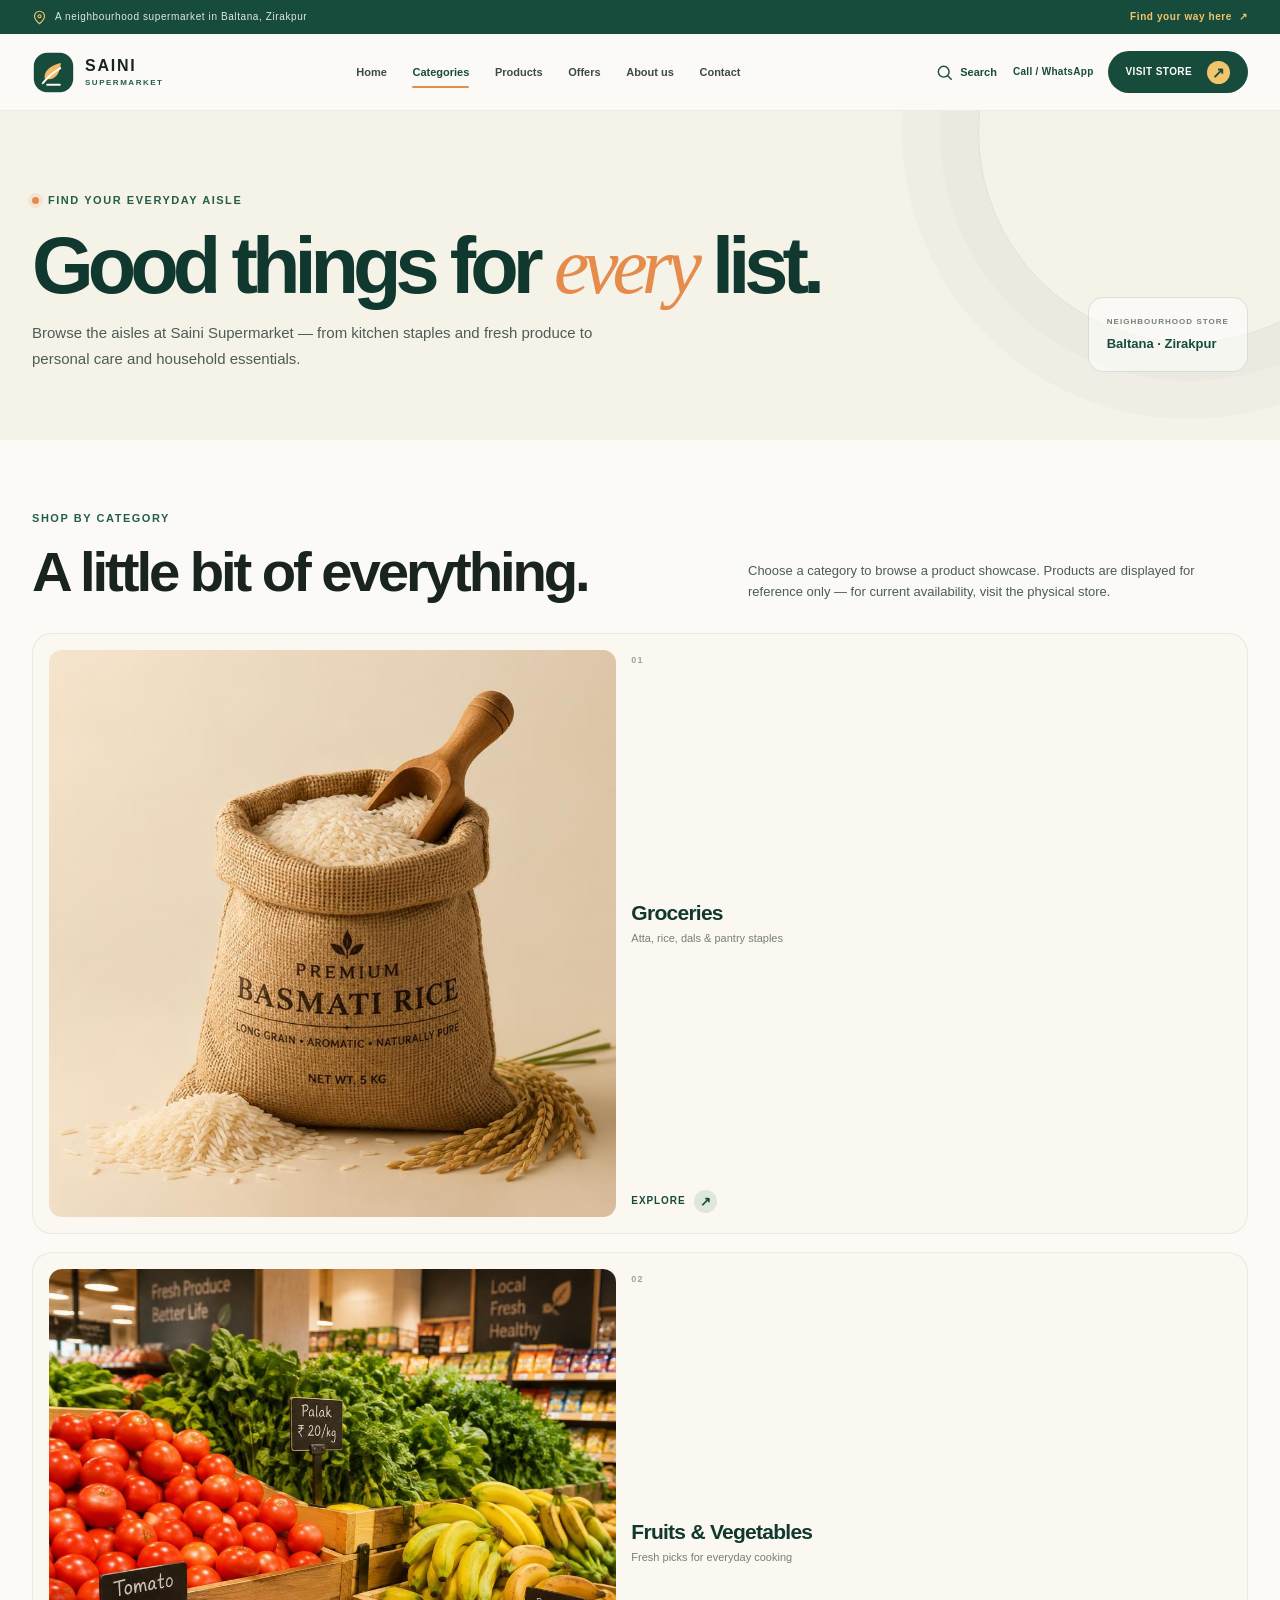
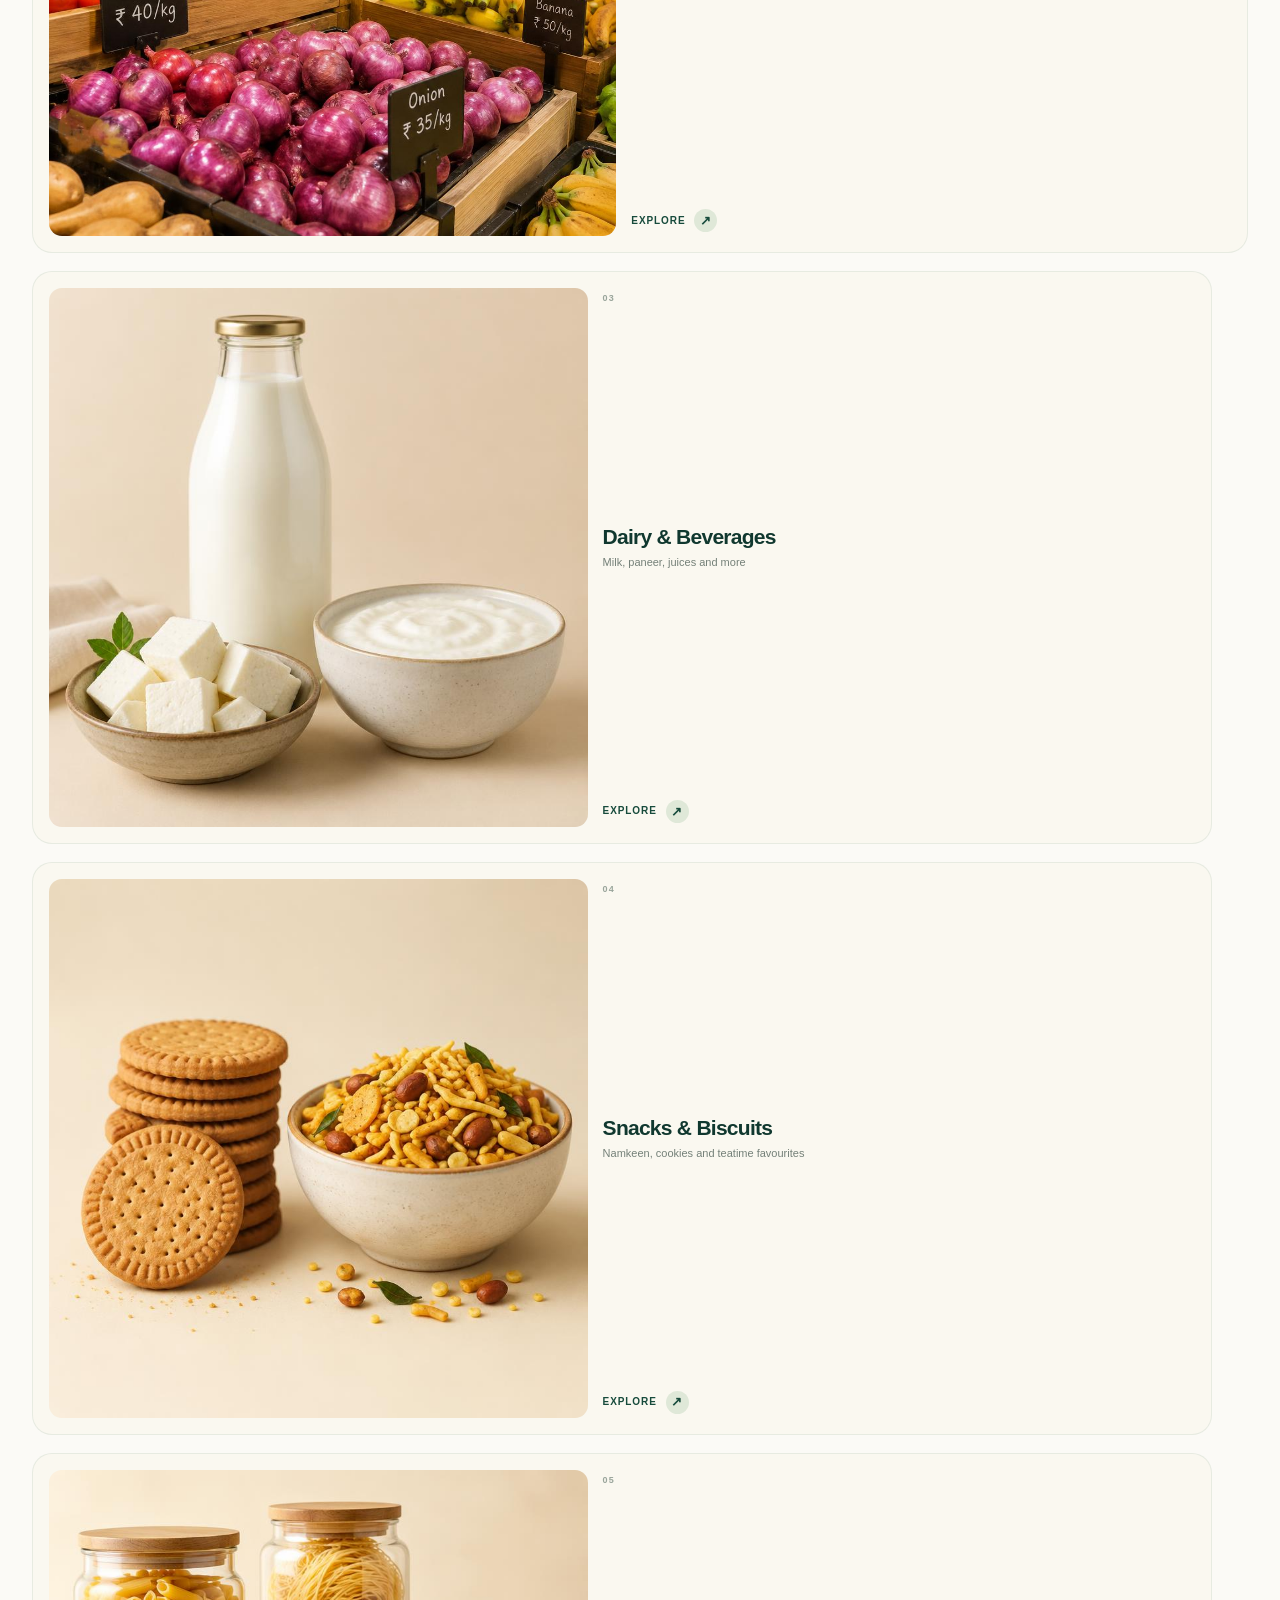
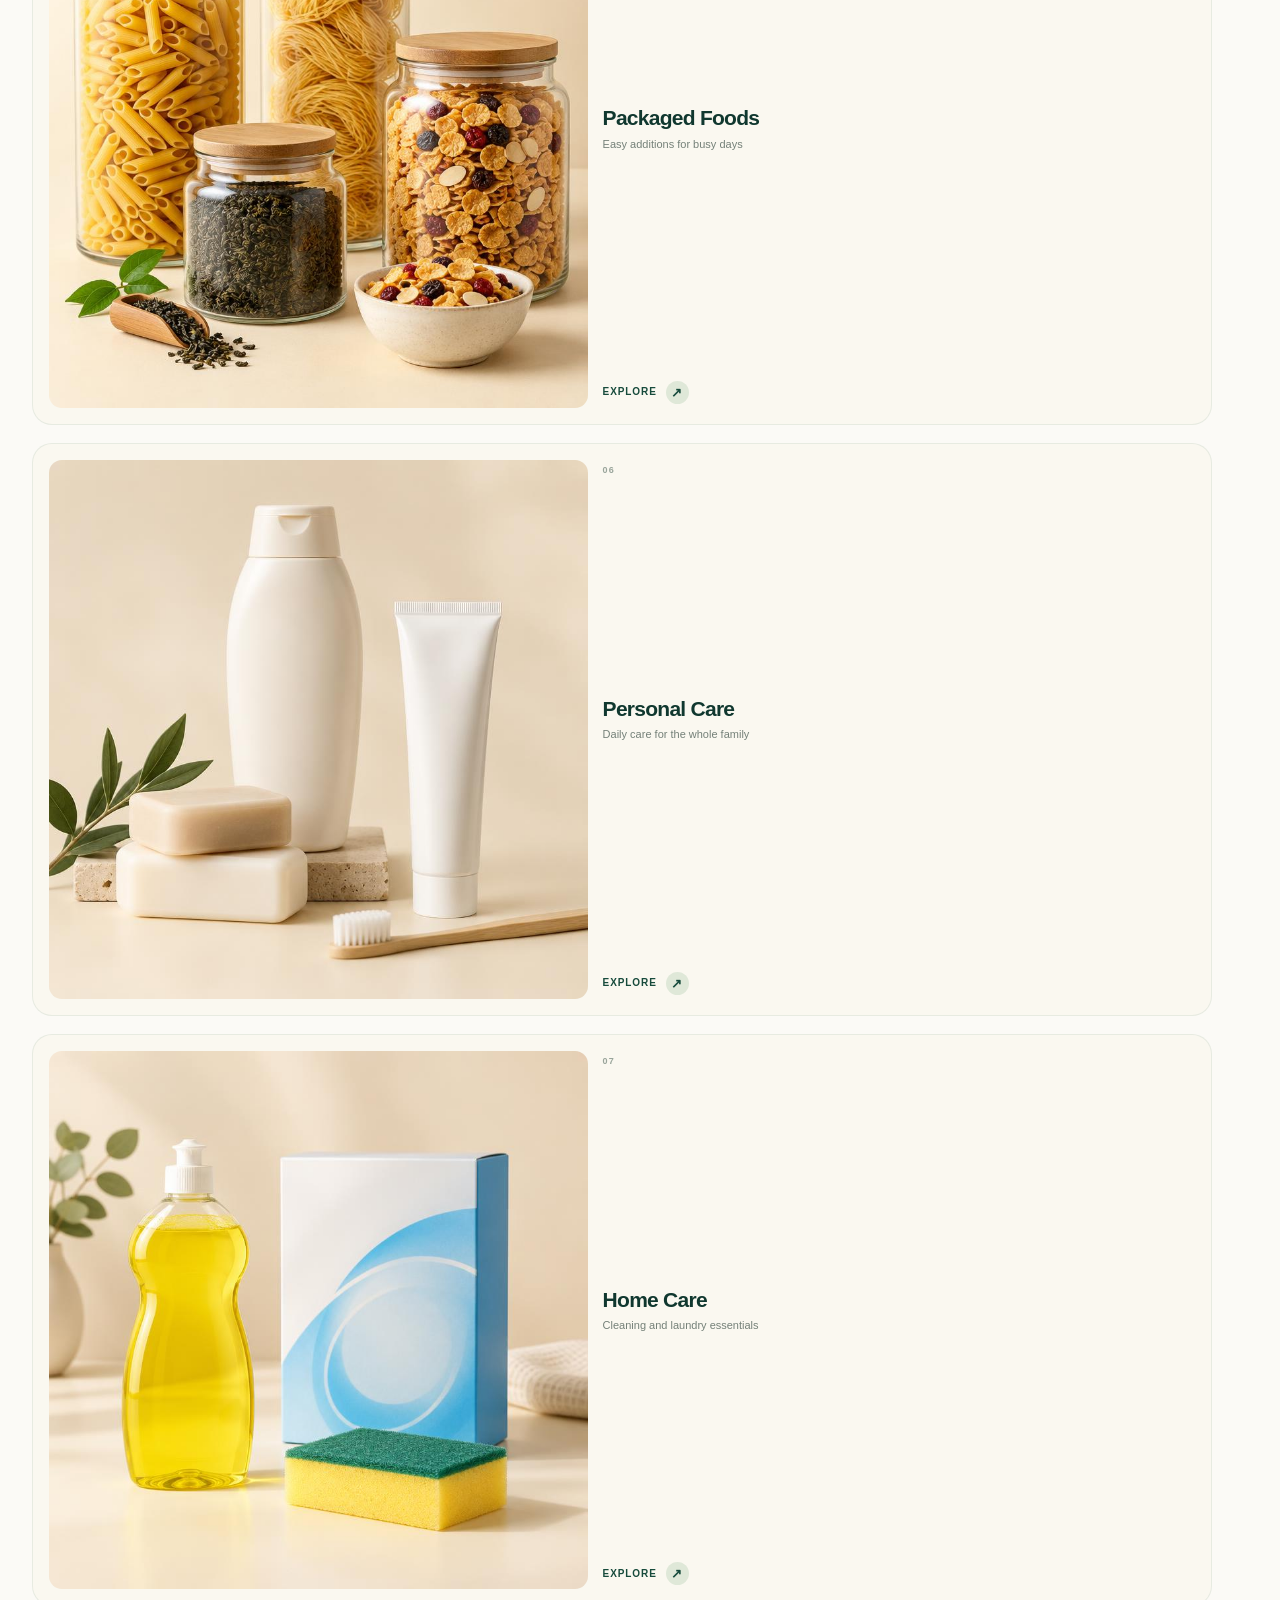
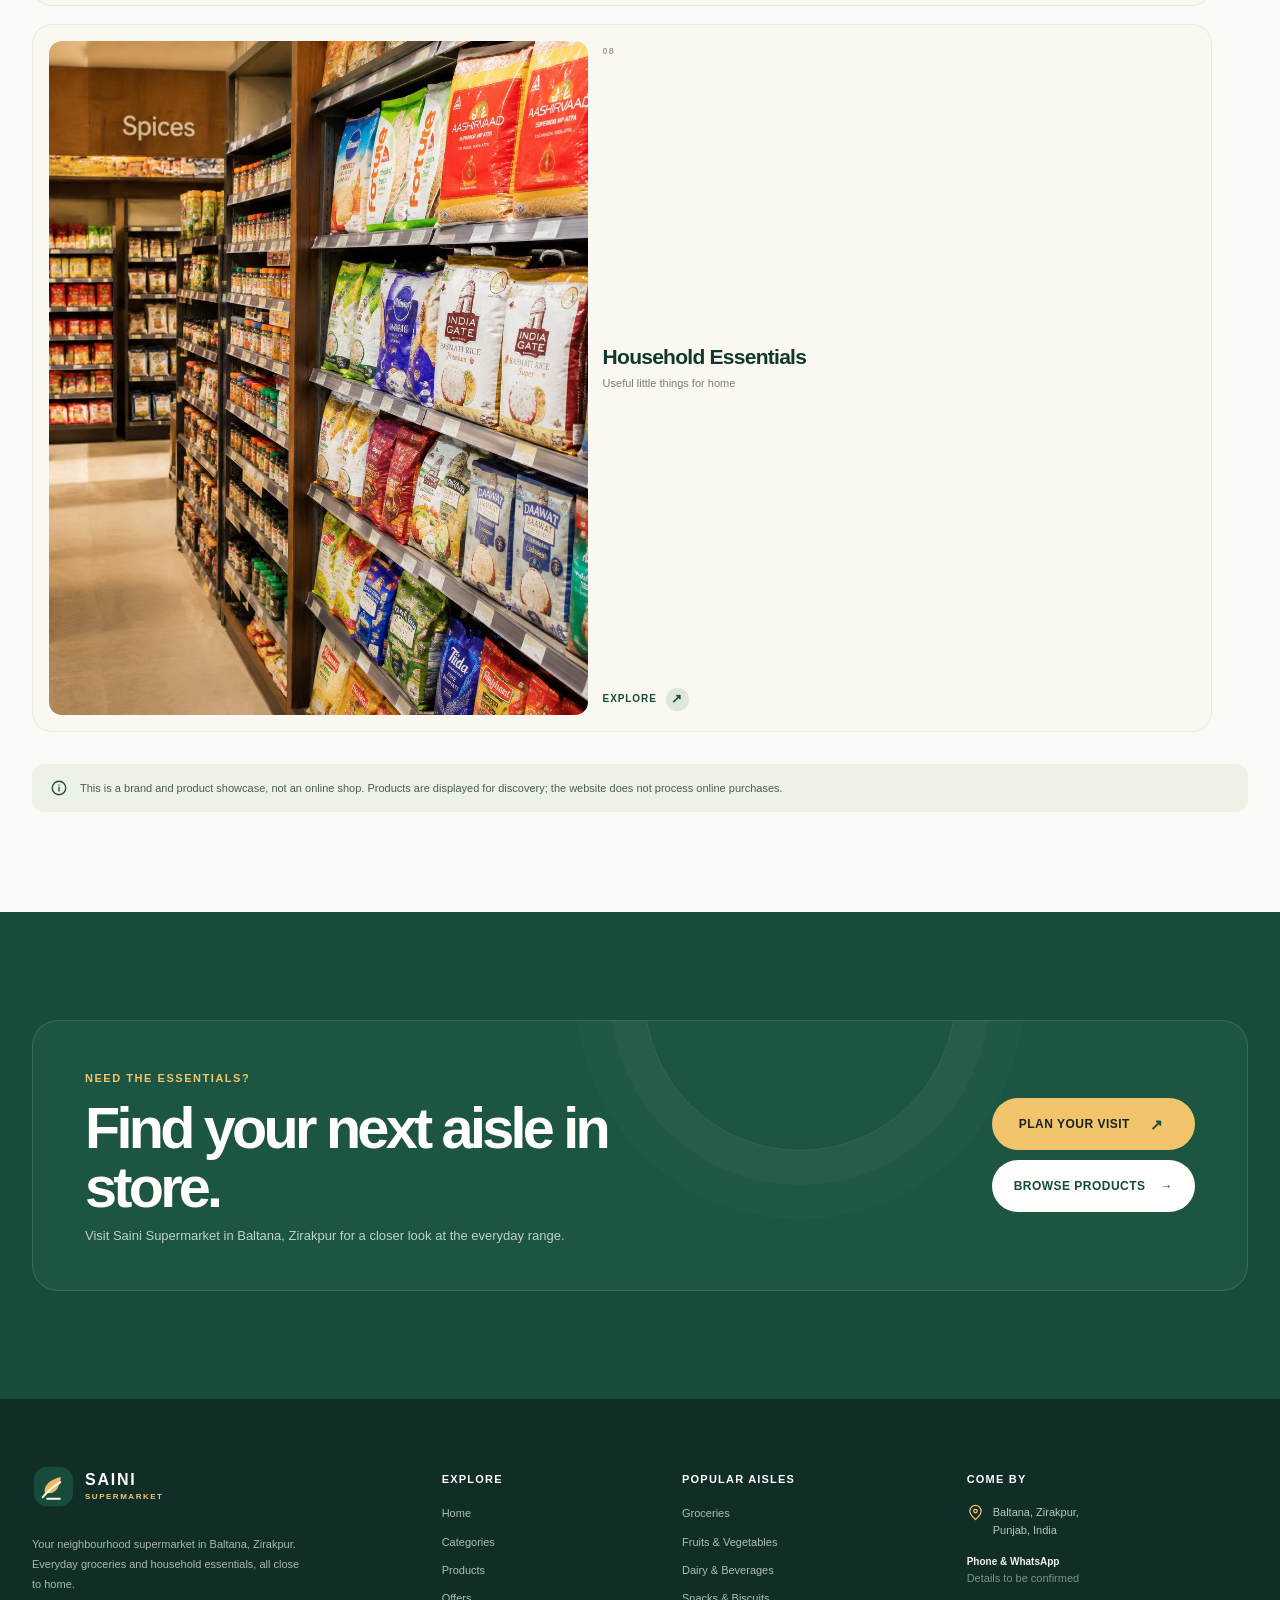
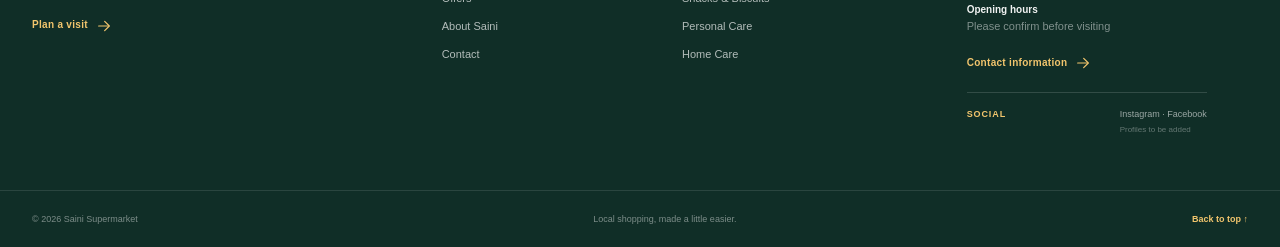
<file: categories.html>
<!doctype html>
<html lang="en">
<head>
  <meta charset="utf-8">
  <meta name="viewport" content="width=device-width, initial-scale=1">
  <title>Supermarket Categories | Saini Supermarket in Zirakpur</title>
  <meta name="description" content="Explore grocery, fresh produce, dairy, snacks, packaged foods, personal care and home care categories at Saini Supermarket, Baltana, Zirakpur.">
  <meta name="theme-color" content="#174b3c">
  <link rel="stylesheet" href="styles.css">
</head>
<body id="top">
  <div id="site-header"></div>
  <main>
    <section class="page-hero"><div class="container page-hero-inner"><div class="page-hero-copy"><span class="eyebrow"><span class="eyebrow-dot"></span>Find your everyday aisle</span><h1>Good things for <em>every</em> list.</h1><p>Browse the aisles at Saini Supermarket — from kitchen staples and fresh produce to personal care and household essentials.</p></div><div class="page-hero-side"><span>Neighbourhood store</span><strong>Baltana · Zirakpur</strong></div></div></section>
    <section class="page-main"><div class="container">
      <div class="category-page-intro"><div><span class="section-kicker">Shop by category</span><h2 class="section-title">A little bit of everything.</h2></div><p>Choose a category to browse a product showcase. Products are displayed for reference only — for current availability, visit the physical store.</p></div>
      <div class="category-page-grid" data-category-page-grid></div>
      <div class="showcase-note" style="margin-top:32px"><svg viewBox="0 0 24 24" width="18" height="18" fill="none" stroke="currentColor" stroke-width="1.7" stroke-linecap="round" stroke-linejoin="round" aria-hidden="true"><circle cx="12" cy="12" r="9"/><path d="M12 11v5M12 8h.01"/></svg><span>This is a brand and product showcase, not an online shop. Products are displayed for discovery; the website does not process online purchases.</span></div>
    </div></section>
    <section class="section section-green"><div class="container final-cta-inner"><div class="final-cta-copy"><span class="section-kicker">Need the essentials?</span><h2>Find your next aisle in store.</h2><p>Visit Saini Supermarket in Baltana, Zirakpur for a closer look at the everyday range.</p></div><div class="final-cta-actions"><a class="button button-orange" href="visit.html">Plan your visit <span class="button-arrow">↗</span></a><a class="button button-light" href="products.html">Browse products <span aria-hidden="true">→</span></a></div></div></section>
  </main>
  <div id="site-footer"></div>
  <script src="script.js" defer></script>
</body>
</html>
</file>
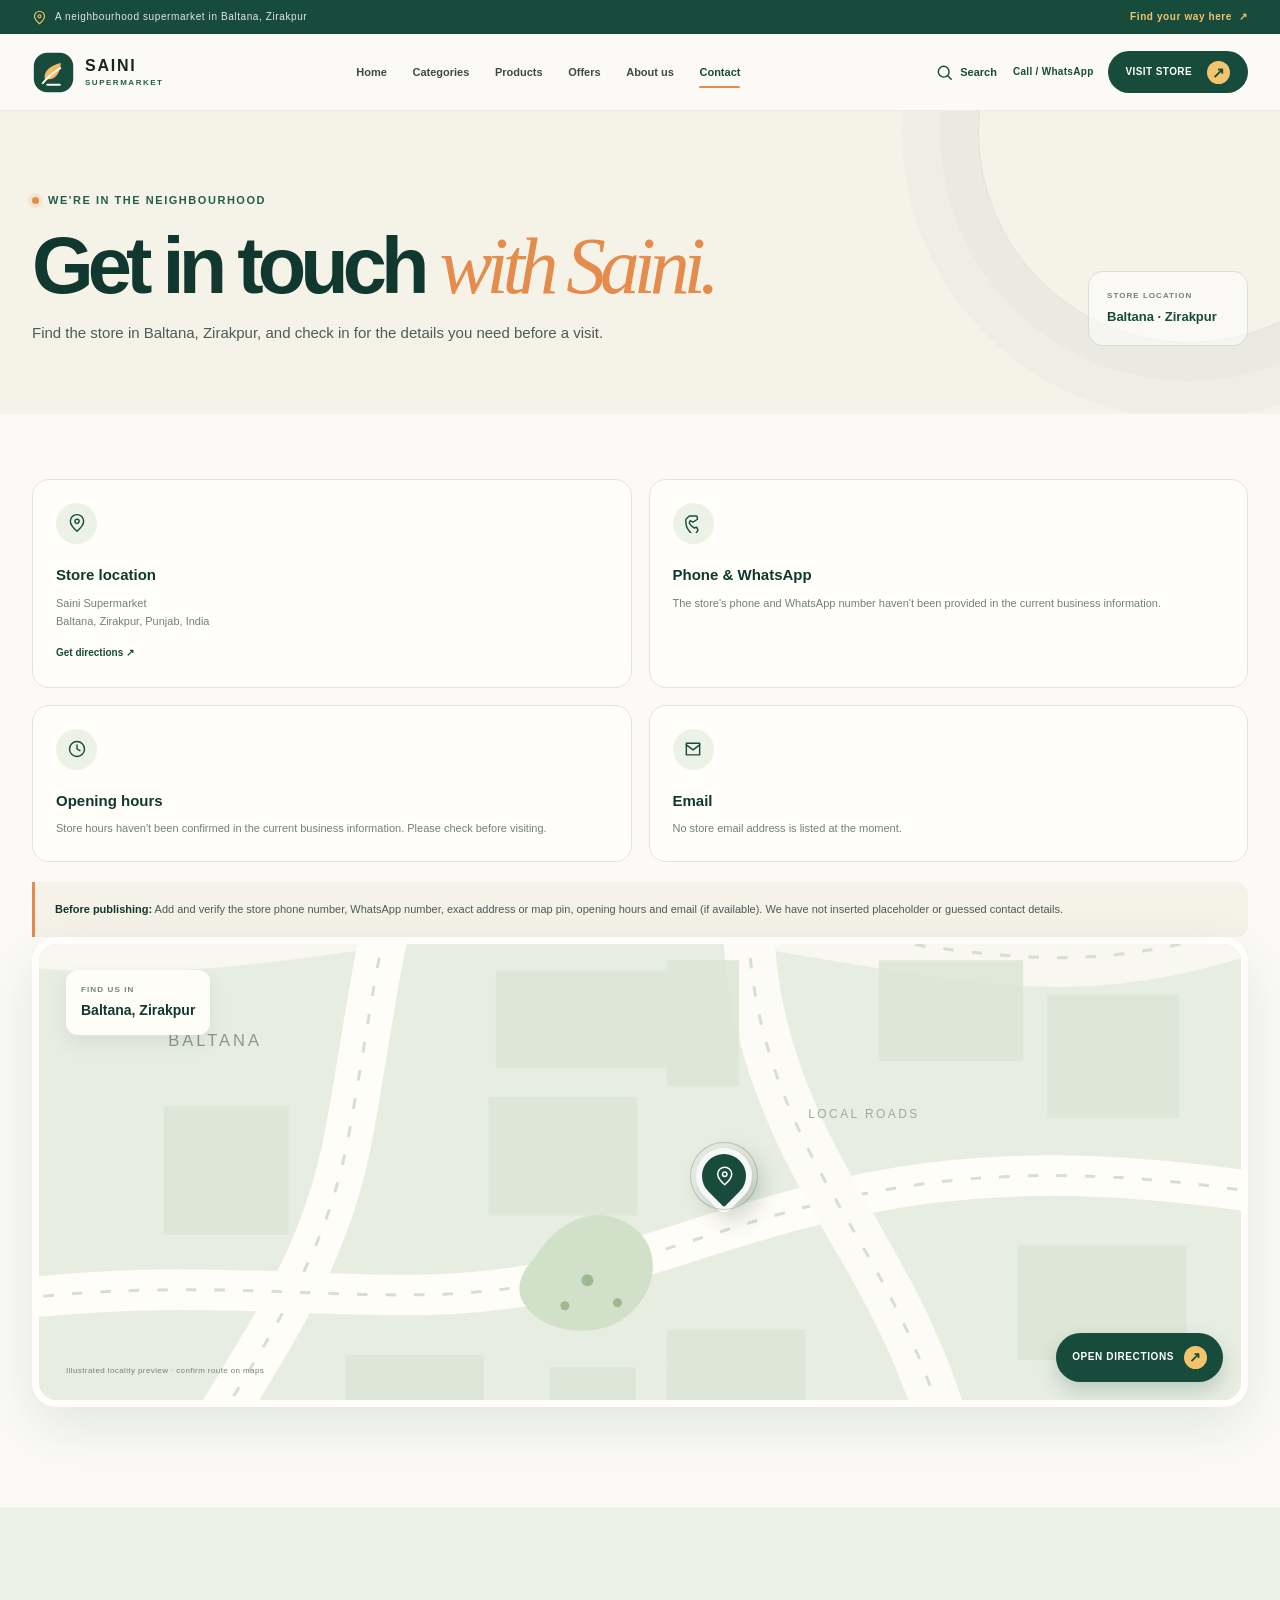
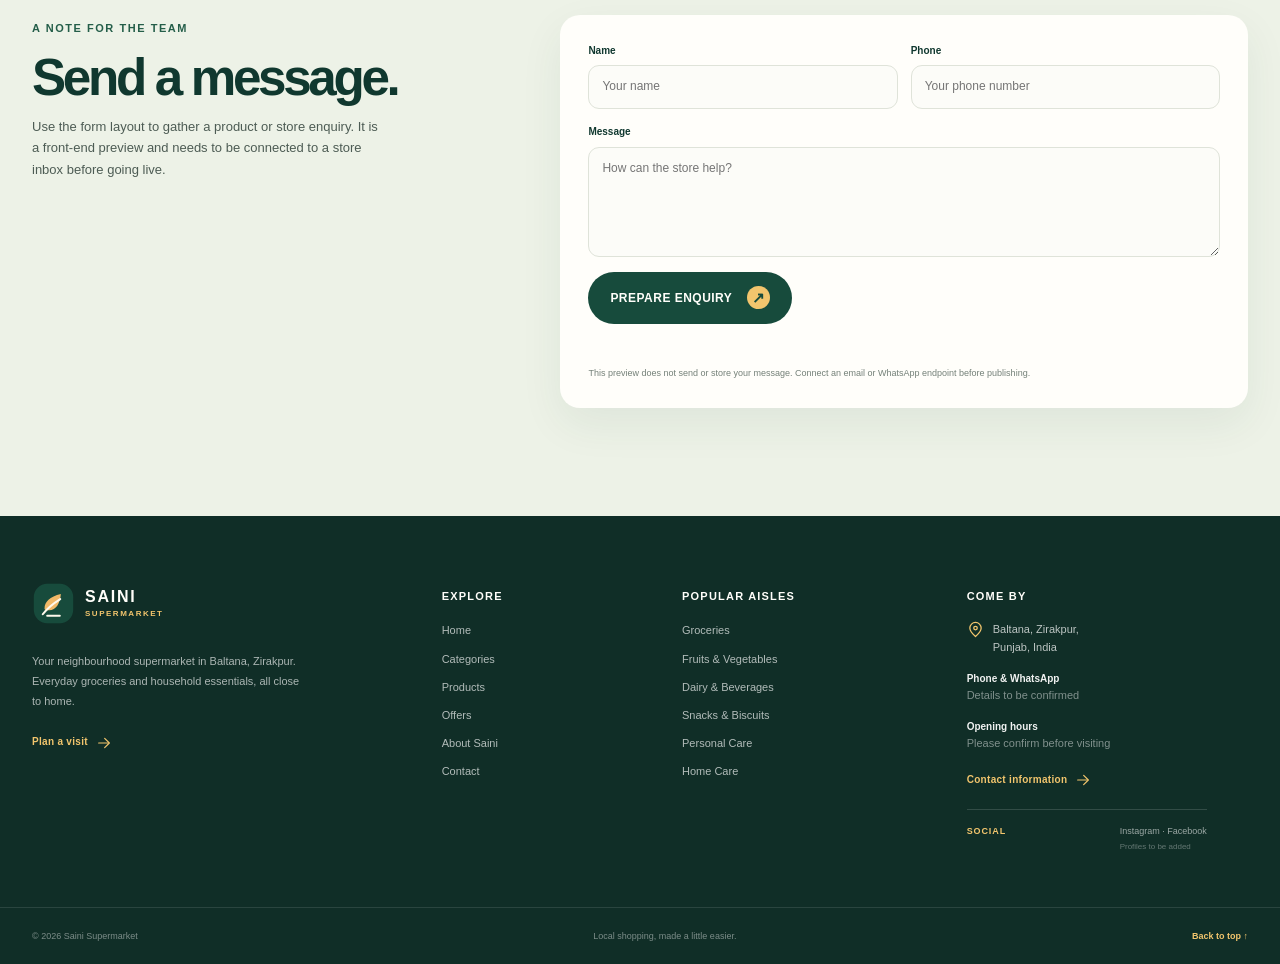
<file: contact.html>
<!doctype html>
<html lang="en">
<head>
  <meta charset="utf-8">
  <meta name="viewport" content="width=device-width, initial-scale=1">
  <title>Contact Saini Supermarket | Baltana, Zirakpur</title>
  <meta name="description" content="Contact information for Saini Supermarket in Baltana, Zirakpur. Find the store, check directions and see which contact details still need confirmation.">
  <meta name="theme-color" content="#174b3c">
  <link rel="stylesheet" href="styles.css">
</head>
<body id="top">
  <div id="site-header"></div>
  <main>
    <section class="page-hero"><div class="container page-hero-inner"><div class="page-hero-copy"><span class="eyebrow"><span class="eyebrow-dot"></span>We're in the neighbourhood</span><h1>Get in touch <em>with Saini.</em></h1><p>Find the store in Baltana, Zirakpur, and check in for the details you need before a visit.</p></div><div class="page-hero-side"><span>Store location</span><strong>Baltana · Zirakpur</strong></div></div></section>
    <section class="page-main" id="contact-details"><div class="container">
      <div class="contact-grid">
        <article class="contact-card"><span class="contact-card-icon"><svg viewBox="0 0 24 24" width="20" height="20" fill="none" stroke="currentColor" stroke-width="1.7" stroke-linecap="round" stroke-linejoin="round" aria-hidden="true"><path d="M20 10c0 5-8 12-8 12S4 15 4 10a8 8 0 1 1 16 0Z"/><circle cx="12" cy="10" r="2.5"/></svg></span><h3>Store location</h3><p>Saini Supermarket<br>Baltana, Zirakpur, Punjab, India</p><a href="https://www.google.com/maps/search/?api=1&amp;query=Saini+Supermarket%2C+Baltana%2C+Zirakpur%2C+Punjab" target="_blank" rel="noopener">Get directions ↗</a></article>
        <article class="contact-card"><span class="contact-card-icon"><svg viewBox="0 0 24 24" width="20" height="20" fill="none" stroke="currentColor" stroke-width="1.7" stroke-linecap="round" stroke-linejoin="round" aria-hidden="true"><path d="M7.5 3.5h9l1 4-5.5 3.4-3.5-1.7-1 2.8a13 13 0 0 0 6 6l2.8-1 1.7 3.5-3.4 5.5-4-1A20 20 0 0 1 3.5 7.5l4-4Z"/></svg></span><h3>Phone & WhatsApp</h3><p>The store's phone and WhatsApp number haven't been provided in the current business information.</p></article>
        <article class="contact-card"><span class="contact-card-icon"><svg viewBox="0 0 24 24" width="20" height="20" fill="none" stroke="currentColor" stroke-width="1.7" stroke-linecap="round" stroke-linejoin="round" aria-hidden="true"><circle cx="12" cy="12" r="9"/><path d="M12 7v5l3.5 2"/></svg></span><h3>Opening hours</h3><p>Store hours haven't been confirmed in the current business information. Please check before visiting.</p></article>
        <article class="contact-card"><span class="contact-card-icon"><svg viewBox="0 0 24 24" width="20" height="20" fill="none" stroke="currentColor" stroke-width="1.7" stroke-linecap="round" stroke-linejoin="round" aria-hidden="true"><path d="M4 5h16v14H4z"/><path d="m4 7 8 6 8-6"/></svg></span><h3>Email</h3><p>No store email address is listed at the moment.</p></article>
      </div>
      <div class="contact-details-note"><strong>Before publishing:</strong> Add and verify the store phone number, WhatsApp number, exact address or map pin, opening hours and email (if available). We have not inserted placeholder or guessed contact details.</div>
      <div style="margin-top:32px" data-local-map data-map-class="contact-page-map"></div>
    </div></section>
    <section class="section contact-form-section"><div class="container contact-form-layout"><div class="contact-form-copy"><span class="section-kicker">A note for the team</span><h2>Send a message.</h2><p>Use the form layout to gather a product or store enquiry. It is a front-end preview and needs to be connected to a store inbox before going live.</p></div><form class="contact-form" data-contact-form>
      <div class="form-row"><div class="form-field"><label for="contact-name">Name</label><input id="contact-name" name="name" type="text" placeholder="Your name" autocomplete="name" required></div><div class="form-field"><label for="contact-phone">Phone</label><input id="contact-phone" name="phone" type="tel" placeholder="Your phone number" autocomplete="tel" required></div></div>
      <div class="form-field"><label for="contact-message">Message</label><textarea id="contact-message" name="message" placeholder="How can the store help?" required></textarea></div>
      <button class="button button-dark" type="submit">Prepare enquiry <span class="button-arrow">↗</span></button>
      <p class="form-status" data-form-status aria-live="polite"></p>
      <p class="form-disclaimer">This preview does not send or store your message. Connect an email or WhatsApp endpoint before publishing.</p>
    </form></div></section>
  </main>
  <div id="site-footer"></div>
  <script src="script.js" defer></script>
</body>
</html>
</file>
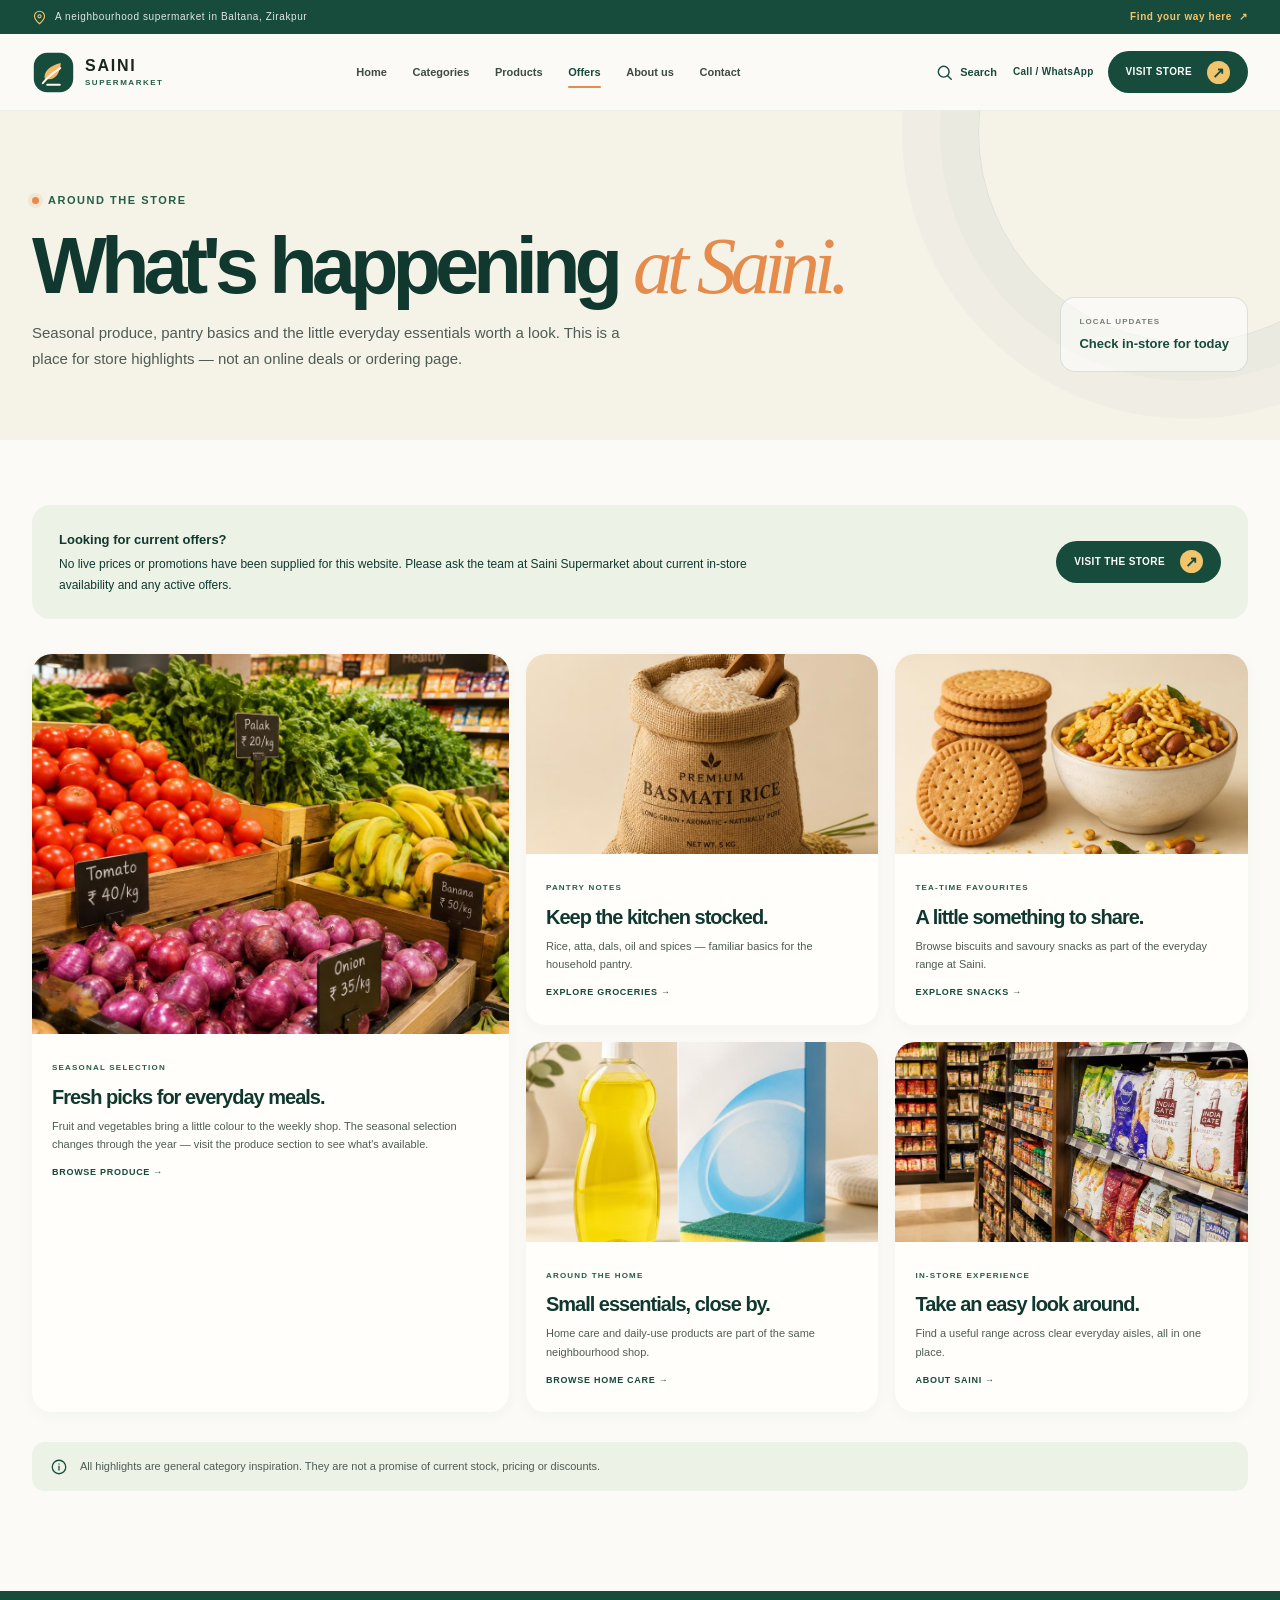
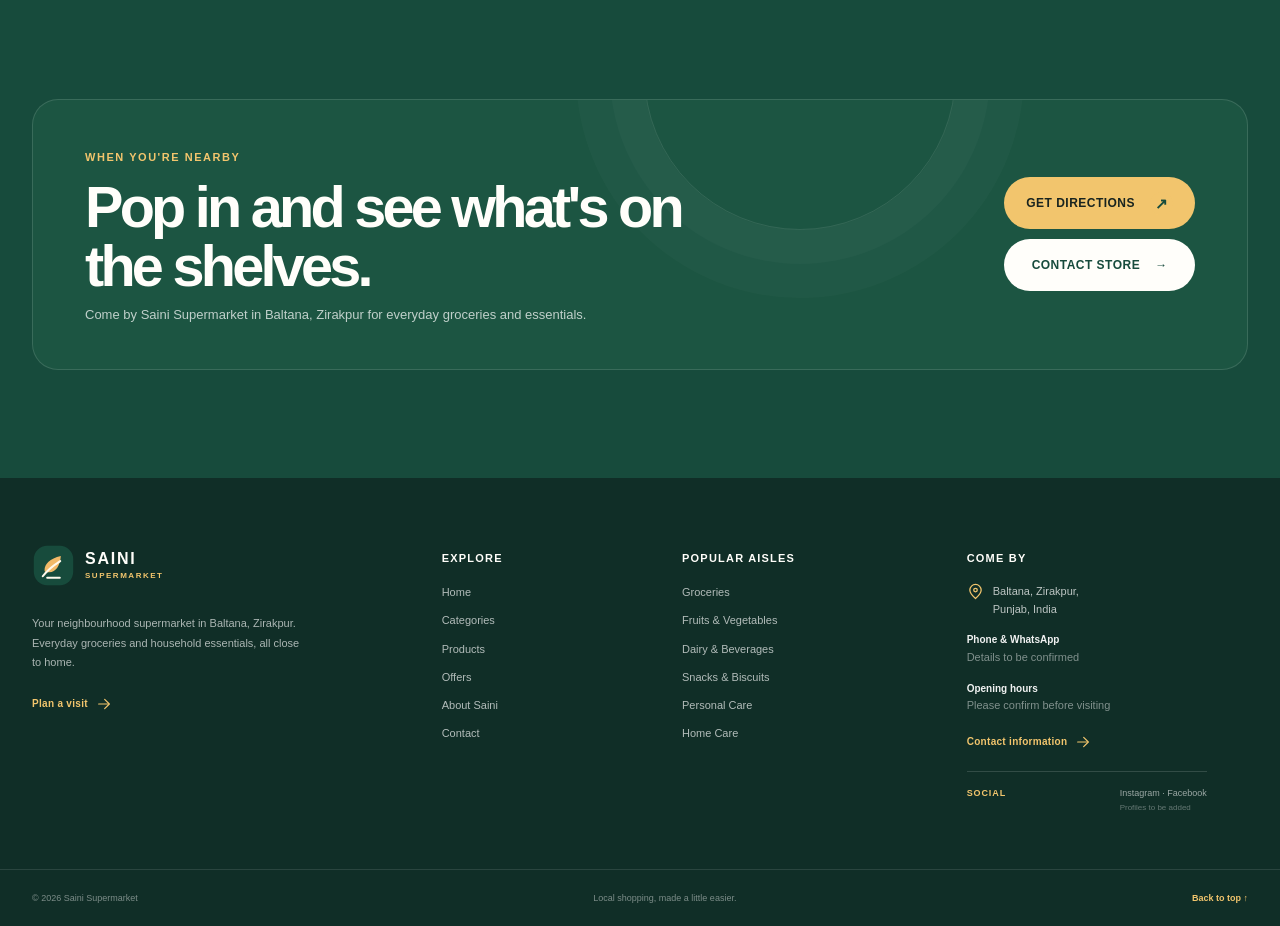
<file: offers.html>
<!doctype html>
<html lang="en">
<head>
  <meta charset="utf-8">
  <meta name="viewport" content="width=device-width, initial-scale=1">
  <title>What's New at Saini Supermarket | In-store Highlights</title>
  <meta name="description" content="Explore seasonal and everyday in-store highlights at Saini Supermarket in Baltana, Zirakpur. Current prices and offers are not listed online; visit the store for details.">
  <meta name="theme-color" content="#174b3c">
  <link rel="stylesheet" href="styles.css">
</head>
<body id="top">
  <div id="site-header"></div>
  <main>
    <section class="page-hero"><div class="container page-hero-inner"><div class="page-hero-copy"><span class="eyebrow"><span class="eyebrow-dot"></span>Around the store</span><h1>What's happening <em>at Saini.</em></h1><p>Seasonal produce, pantry basics and the little everyday essentials worth a look. This is a place for store highlights — not an online deals or ordering page.</p></div><div class="page-hero-side"><span>Local updates</span><strong>Check in-store for today</strong></div></div></section>
    <section class="page-main"><div class="container">
      <div class="updates-banner"><p><strong>Looking for current offers?</strong>No live prices or promotions have been supplied for this website. Please ask the team at Saini Supermarket about current in-store availability and any active offers.</p><a class="button button-dark button-small" href="visit.html">Visit the store <span class="button-arrow">↗</span></a></div>
      <div class="updates-grid">
        <article class="update-card"><div class="update-card-image"><img src="assets/produce.jpg" alt="Fresh produce display with seasonal fruits and vegetables" loading="lazy"></div><div class="update-card-copy"><span class="update-label">Seasonal selection</span><h3>Fresh picks for everyday meals.</h3><p>Fruit and vegetables bring a little colour to the weekly shop. The seasonal selection changes through the year — visit the produce section to see what's available.</p><a class="update-cta" href="products.html?category=fruits-vegetables">Browse produce →</a></div></article>
        <article class="update-card"><div class="update-card-image"><img src="assets/rice.jpg" alt="Rice, a pantry staple" loading="lazy"></div><div class="update-card-copy"><span class="update-label">Pantry notes</span><h3>Keep the kitchen stocked.</h3><p>Rice, atta, dals, oil and spices — familiar basics for the household pantry.</p><a class="update-cta" href="products.html?category=groceries">Explore groceries →</a></div></article>
        <article class="update-card"><div class="update-card-image"><img src="assets/snacks.jpg" alt="Snack and biscuit range" loading="lazy"></div><div class="update-card-copy"><span class="update-label">Tea-time favourites</span><h3>A little something to share.</h3><p>Browse biscuits and savoury snacks as part of the everyday range at Saini.</p><a class="update-cta" href="products.html?category=snacks-biscuits">Explore snacks →</a></div></article>
        <article class="update-card"><div class="update-card-image"><img src="assets/home-care.jpg" alt="Home-care and cleaning essentials" loading="lazy"></div><div class="update-card-copy"><span class="update-label">Around the home</span><h3>Small essentials, close by.</h3><p>Home care and daily-use products are part of the same neighbourhood shop.</p><a class="update-cta" href="products.html?category=home-care">Browse home care →</a></div></article>
        <article class="update-card"><div class="update-card-image"><img src="assets/aisle.jpg" alt="Well-organised supermarket shelf aisles" loading="lazy"></div><div class="update-card-copy"><span class="update-label">In-store experience</span><h3>Take an easy look around.</h3><p>Find a useful range across clear everyday aisles, all in one place.</p><a class="update-cta" href="about.html">About Saini →</a></div></article>
      </div>
      <div class="showcase-note" style="margin-top:30px"><svg viewBox="0 0 24 24" width="18" height="18" fill="none" stroke="currentColor" stroke-width="1.7" stroke-linecap="round" stroke-linejoin="round" aria-hidden="true"><circle cx="12" cy="12" r="9"/><path d="M12 11v5M12 8h.01"/></svg><span>All highlights are general category inspiration. They are not a promise of current stock, pricing or discounts.</span></div>
    </div></section>
    <section class="section section-green"><div class="container final-cta-inner"><div class="final-cta-copy"><span class="section-kicker">When you're nearby</span><h2>Pop in and see what's on the shelves.</h2><p>Come by Saini Supermarket in Baltana, Zirakpur for everyday groceries and essentials.</p></div><div class="final-cta-actions"><a class="button button-orange" href="visit.html">Get directions <span class="button-arrow">↗</span></a><a class="button button-light" href="contact.html">Contact store <span aria-hidden="true">→</span></a></div></div></section>
  </main>
  <div id="site-footer"></div>
  <script src="script.js" defer></script>
</body>
</html>
</file>
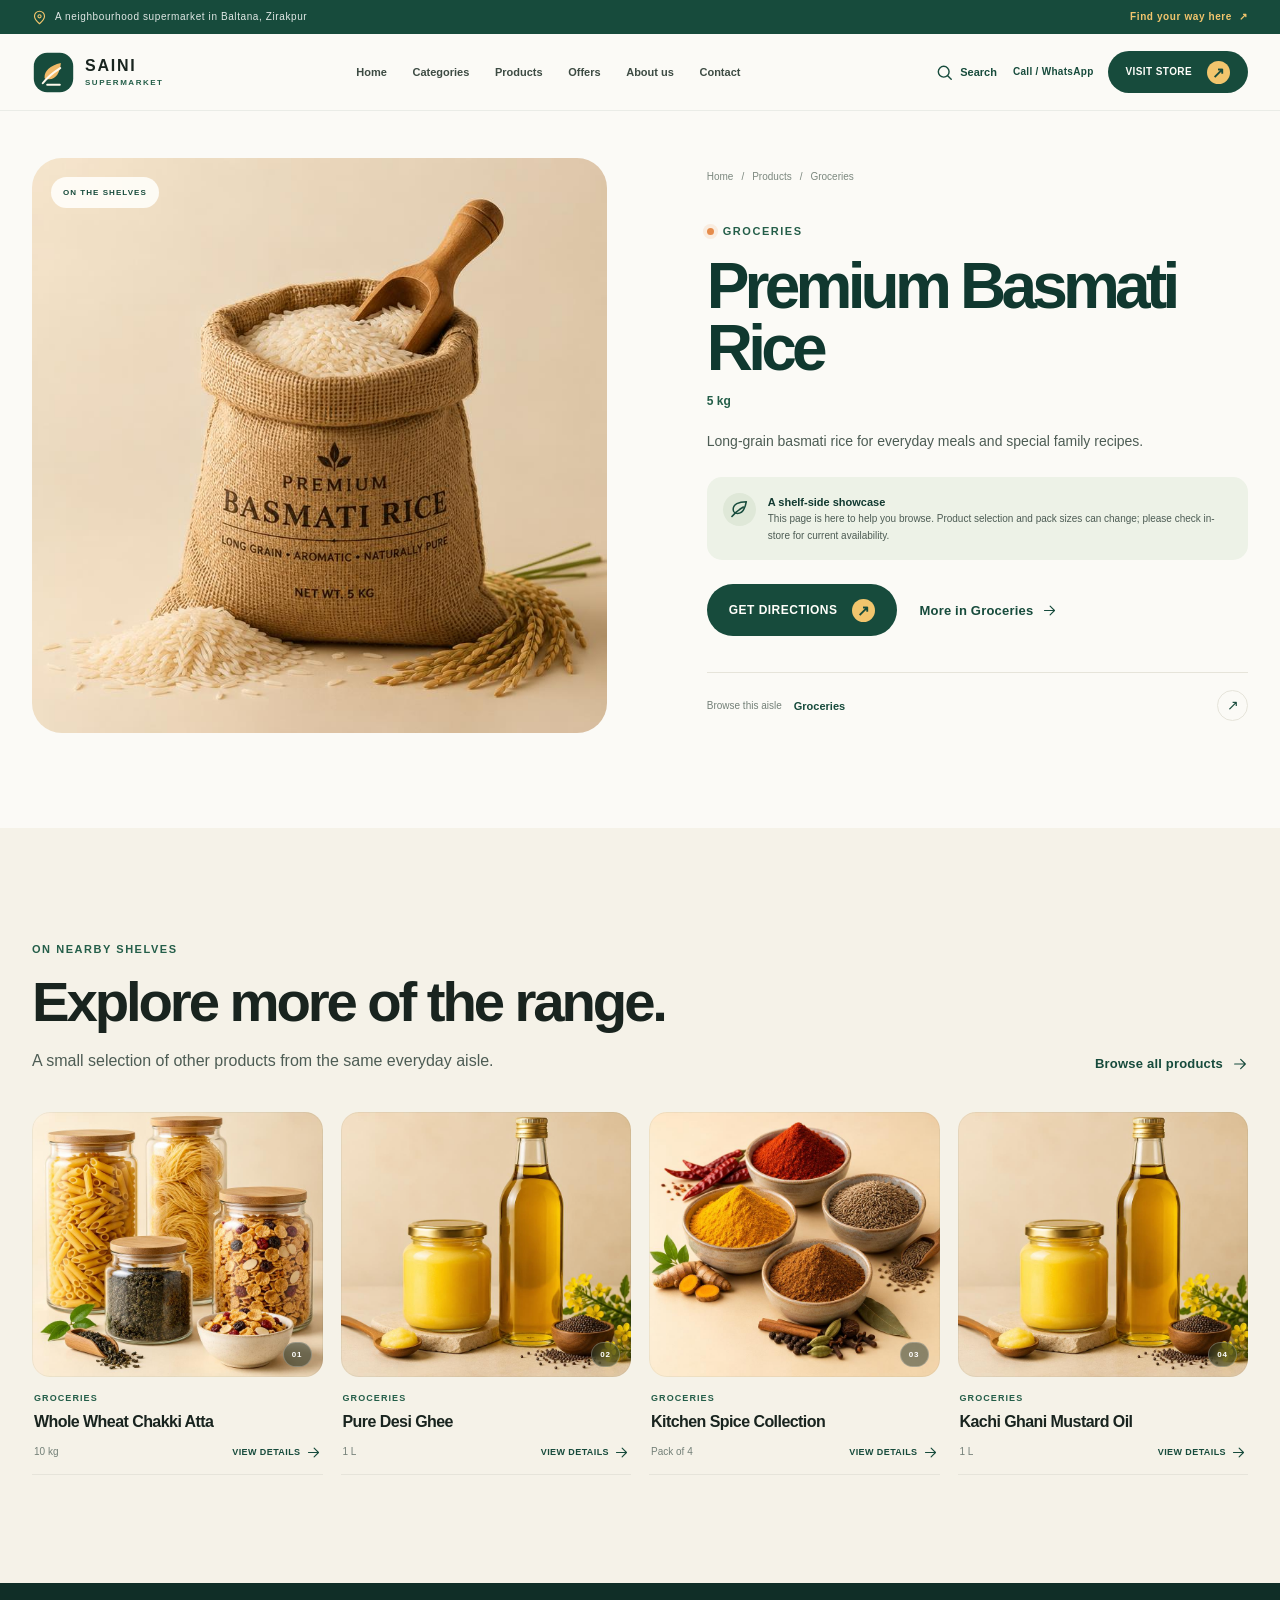
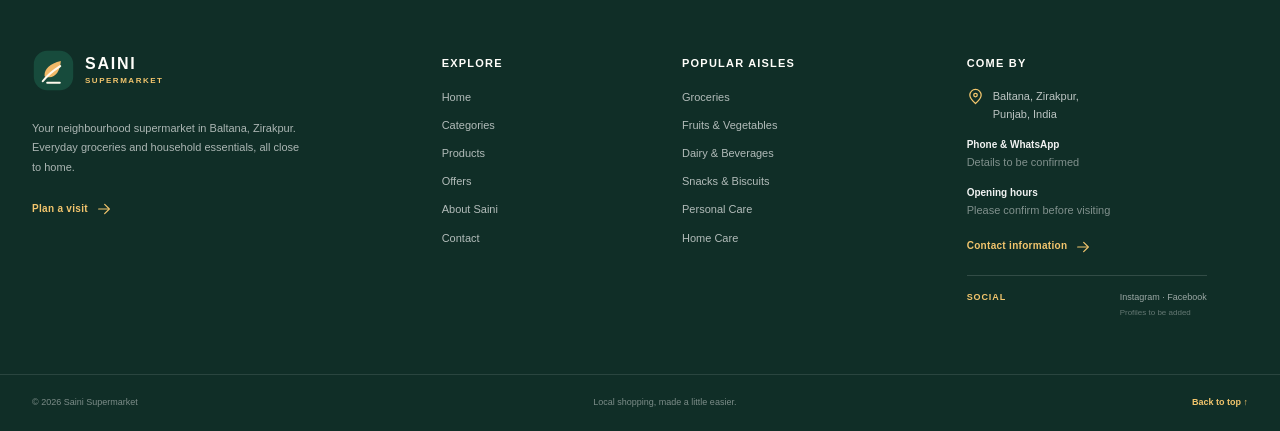
<file: product.html>
<!doctype html>
<html lang="en">
<head>
  <meta charset="utf-8">
  <meta name="viewport" content="width=device-width, initial-scale=1">
  <title>Product Showcase | Saini Supermarket</title>
  <meta name="description" content="Browse a product showcase from Saini Supermarket in Baltana, Zirakpur. Product details are for information only; visit the store to check availability.">
  <meta name="theme-color" content="#174b3c">
  <link rel="stylesheet" href="styles.css">
</head>
<body id="top">
  <div id="site-header"></div>
  <main>
    <section class="product-detail-page"><div class="container" data-product-detail><div class="product-detail-layout"><div class="detail-image-wrap"><img src="assets/rice.jpg" alt="Product showcase item" width="816" height="816"></div><div class="detail-copy"><span class="eyebrow"><span class="eyebrow-dot"></span>Product showcase</span><h1>Explore the everyday range.</h1><p class="detail-description">Browse product information and pack details, then visit Saini Supermarket to see the current in-store selection.</p><a class="button button-dark" href="products.html">Browse products <span class="button-arrow">↗</span></a></div></div></div></section>
    <section class="section related-section"><div class="container"><div class="section-heading"><div class="section-heading-copy"><span class="section-kicker">On nearby shelves</span><h2>Explore more of the range.</h2><p>A small selection of other products from the same everyday aisle.</p></div><a class="text-link" href="products.html">Browse all products <svg viewBox="0 0 24 24" width="16" height="16" fill="none" stroke="currentColor" stroke-width="1.8" stroke-linecap="round" stroke-linejoin="round" aria-hidden="true"><path d="M4 12h15M13 5l7 7-7 7"/></svg></a></div><div class="product-grid" data-related-products></div></div></section>
  </main>
  <div id="site-footer"></div>
  <script src="script.js" defer></script>
</body>
</html>
</file>
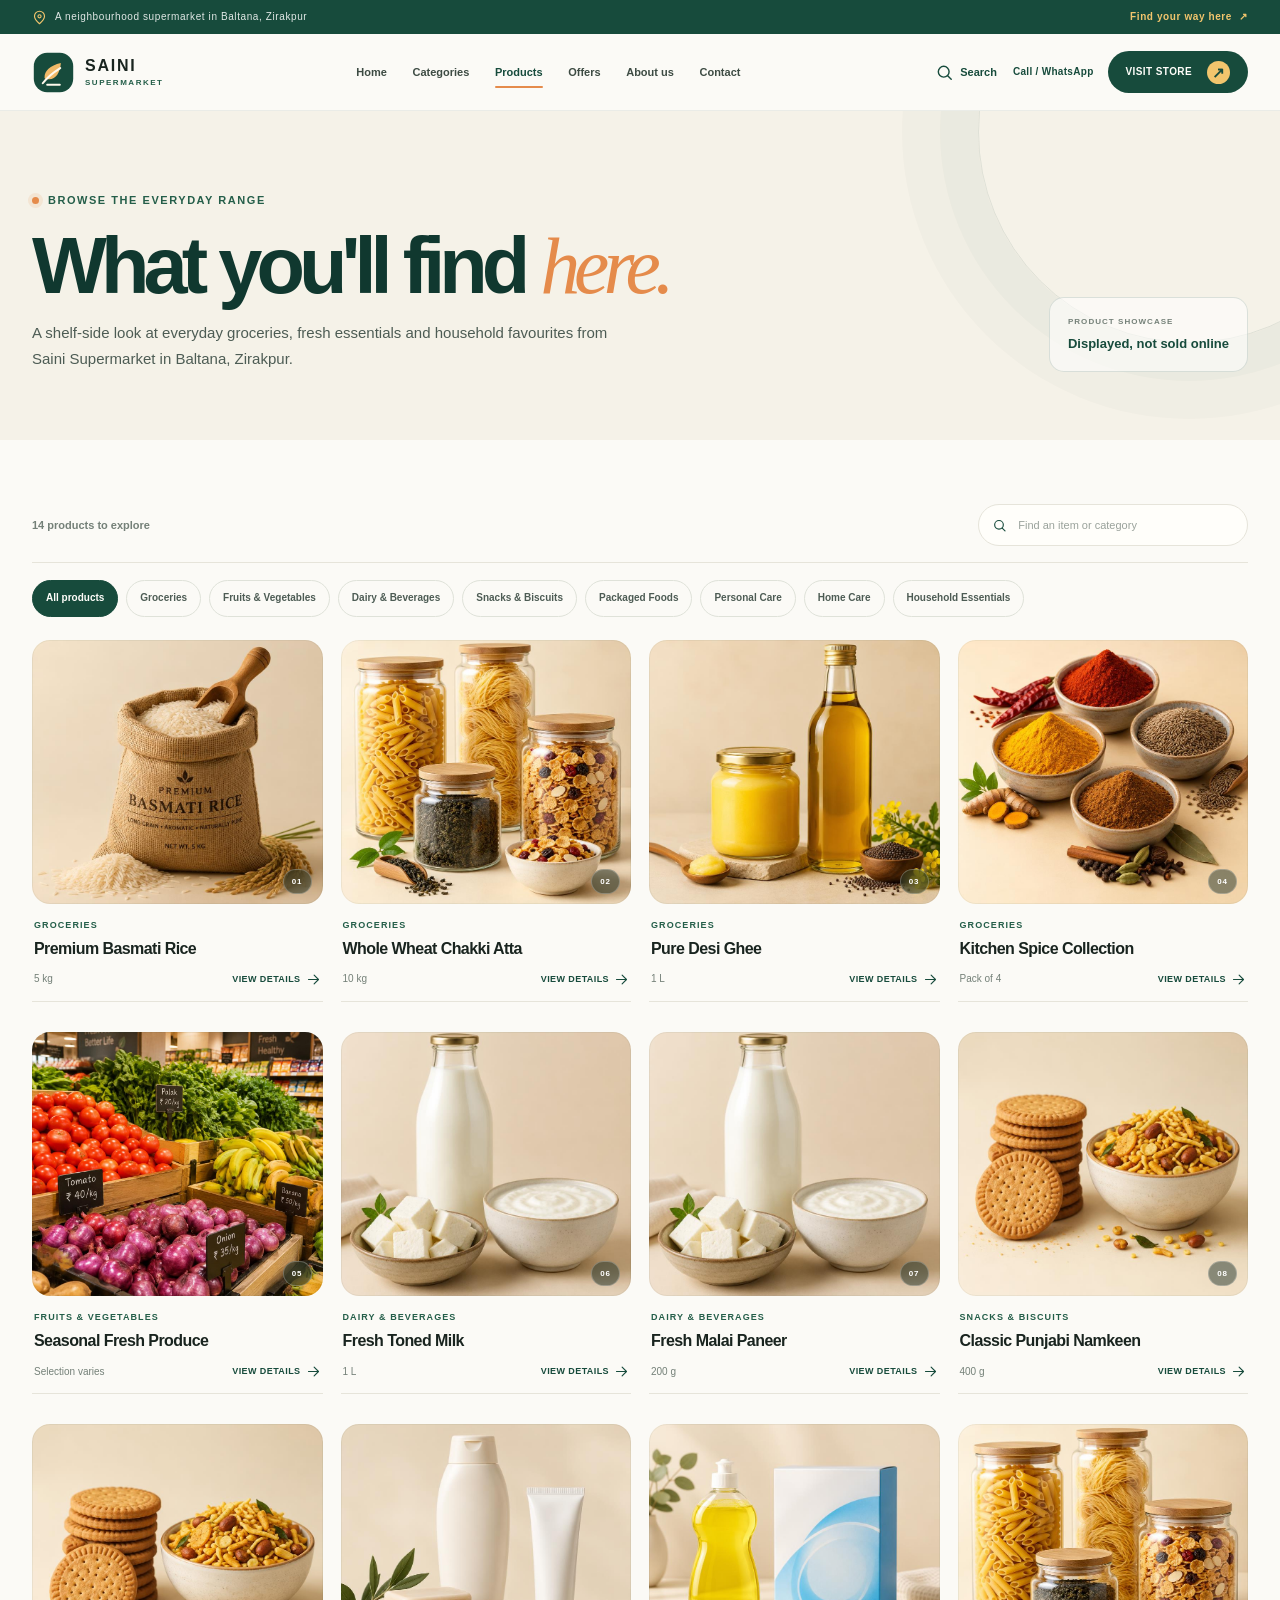
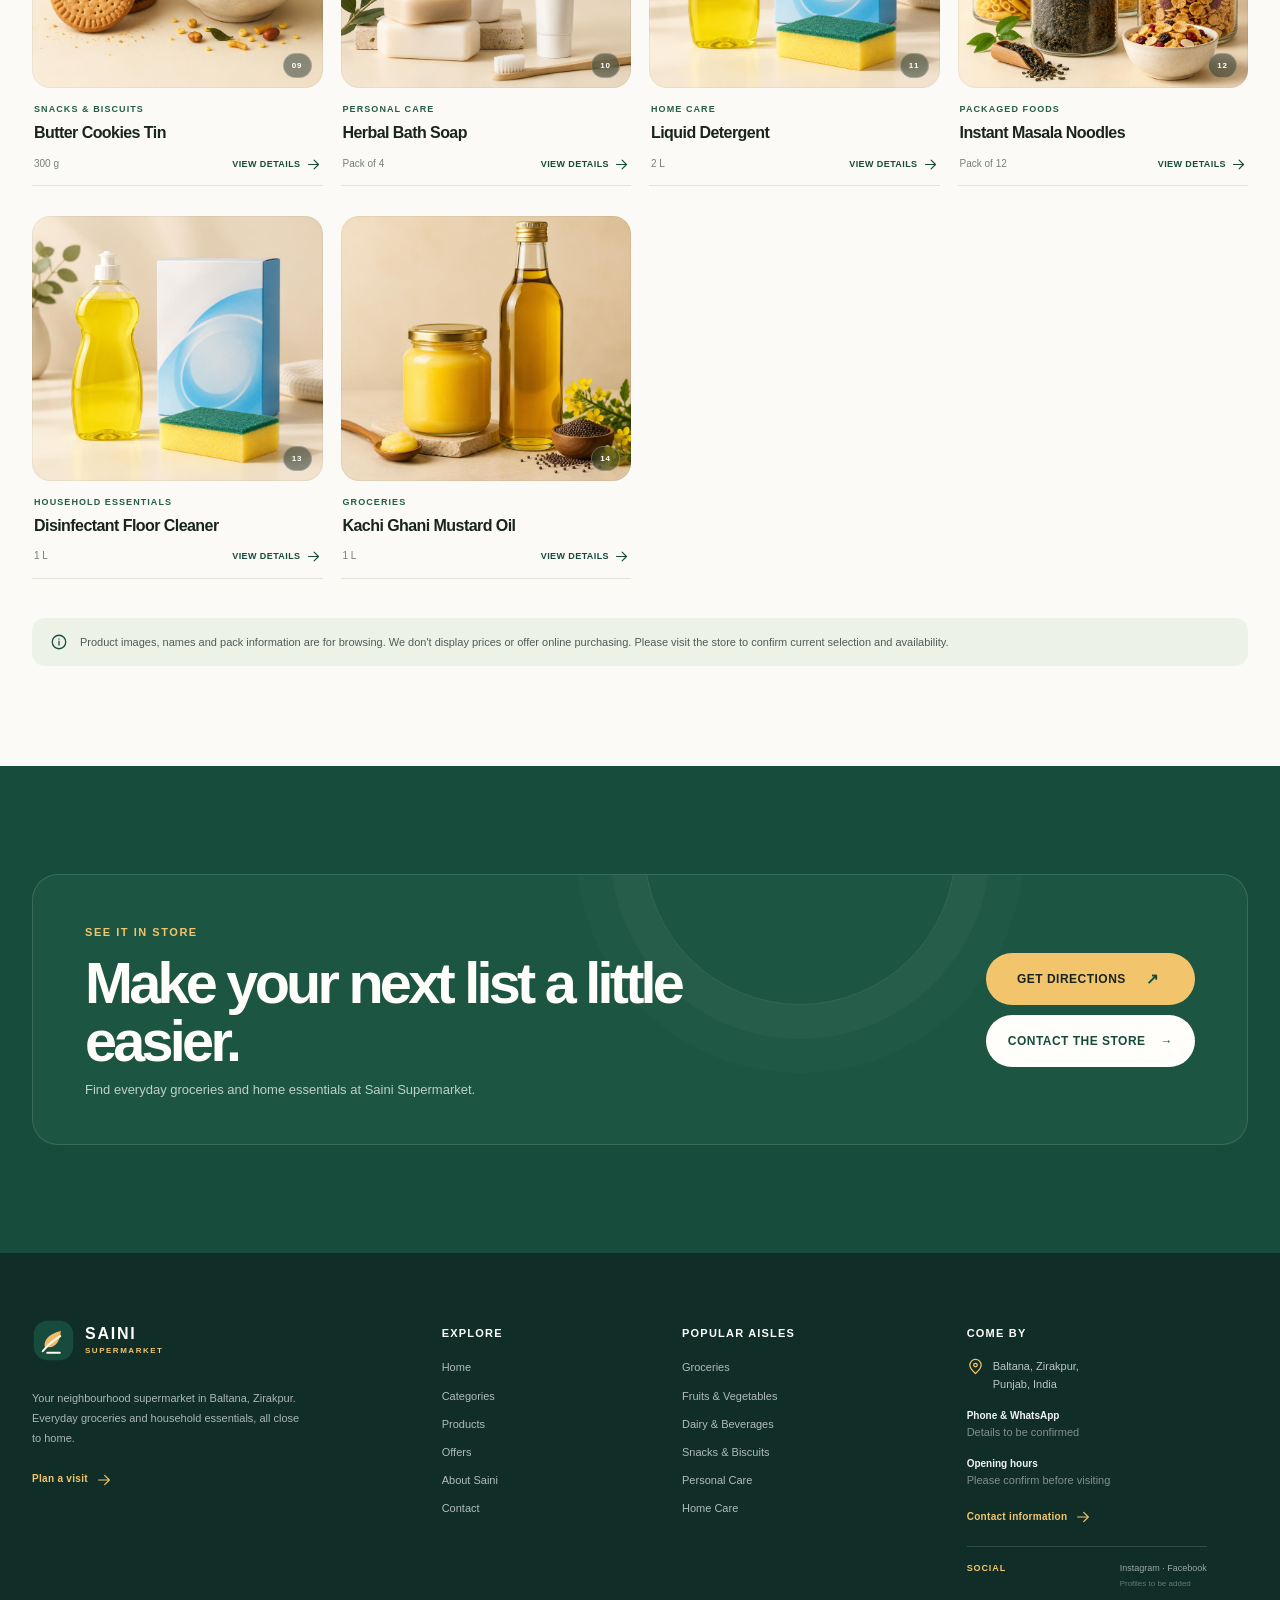
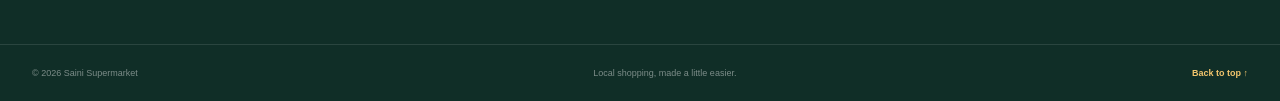
<file: products.html>
<!doctype html>
<html lang="en">
<head>
  <meta charset="utf-8">
  <meta name="viewport" content="width=device-width, initial-scale=1">
  <title>Products on Our Shelves | Saini Supermarket Zirakpur</title>
  <meta name="description" content="Browse everyday product examples from Saini Supermarket in Baltana, Zirakpur: groceries, fresh produce, dairy, snacks, personal care and household essentials.">
  <meta name="theme-color" content="#174b3c">
  <link rel="stylesheet" href="styles.css">
</head>
<body id="top">
  <div id="site-header"></div>
  <main>
    <section class="page-hero"><div class="container page-hero-inner"><div class="page-hero-copy"><span class="eyebrow"><span class="eyebrow-dot"></span>Browse the everyday range</span><h1>What you'll find <em>here.</em></h1><p>A shelf-side look at everyday groceries, fresh essentials and household favourites from Saini Supermarket in Baltana, Zirakpur.</p></div><div class="page-hero-side"><span>Product showcase</span><strong>Displayed, not sold online</strong></div></div></section>
    <section class="page-main catalog-section"><div class="container">
      <div class="catalog-controls"><span class="catalog-count" data-catalog-count>Browse products</span><label class="catalog-search"><svg viewBox="0 0 24 24" width="17" height="17" fill="none" stroke="currentColor" stroke-width="1.8" stroke-linecap="round" stroke-linejoin="round" aria-hidden="true"><circle cx="11" cy="11" r="6.8"/><path d="m16 16 4.5 4.5"/></svg><input type="search" data-catalog-search placeholder="Find an item or category" aria-label="Search products"></label></div>
      <div class="category-filter-row" role="group" aria-label="Filter products by category">
        <button class="filter-chip is-active" type="button" data-category-filter="all" aria-pressed="true">All products</button>
        <button class="filter-chip" type="button" data-category-filter="groceries" aria-pressed="false">Groceries</button>
        <button class="filter-chip" type="button" data-category-filter="fruits-vegetables" aria-pressed="false">Fruits & Vegetables</button>
        <button class="filter-chip" type="button" data-category-filter="dairy-beverages" aria-pressed="false">Dairy & Beverages</button>
        <button class="filter-chip" type="button" data-category-filter="snacks-biscuits" aria-pressed="false">Snacks & Biscuits</button>
        <button class="filter-chip" type="button" data-category-filter="packaged-foods" aria-pressed="false">Packaged Foods</button>
        <button class="filter-chip" type="button" data-category-filter="personal-care" aria-pressed="false">Personal Care</button>
        <button class="filter-chip" type="button" data-category-filter="home-care" aria-pressed="false">Home Care</button>
        <button class="filter-chip" type="button" data-category-filter="household-essentials" aria-pressed="false">Household Essentials</button>
      </div>
      <div class="catalog-grid" data-catalog-grid></div>
      <div class="catalog-empty" data-catalog-empty hidden>No matching products in this showcase. Try another search or browse all categories.</div>
      <div class="showcase-note"><svg viewBox="0 0 24 24" width="18" height="18" fill="none" stroke="currentColor" stroke-width="1.7" stroke-linecap="round" stroke-linejoin="round" aria-hidden="true"><circle cx="12" cy="12" r="9"/><path d="M12 11v5M12 8h.01"/></svg><span>Product images, names and pack information are for browsing. We don't display prices or offer online purchasing. Please visit the store to confirm current selection and availability.</span></div>
    </div></section>
    <section class="section section-green"><div class="container final-cta-inner"><div class="final-cta-copy"><span class="section-kicker">See it in store</span><h2>Make your next list a little easier.</h2><p>Find everyday groceries and home essentials at Saini Supermarket.</p></div><div class="final-cta-actions"><a class="button button-orange" href="visit.html">Get directions <span class="button-arrow">↗</span></a><a class="button button-light" href="contact.html">Contact the store <span aria-hidden="true">→</span></a></div></div></section>
  </main>
  <div id="site-footer"></div>
  <script src="script.js" defer></script>
</body>
</html>
</file>
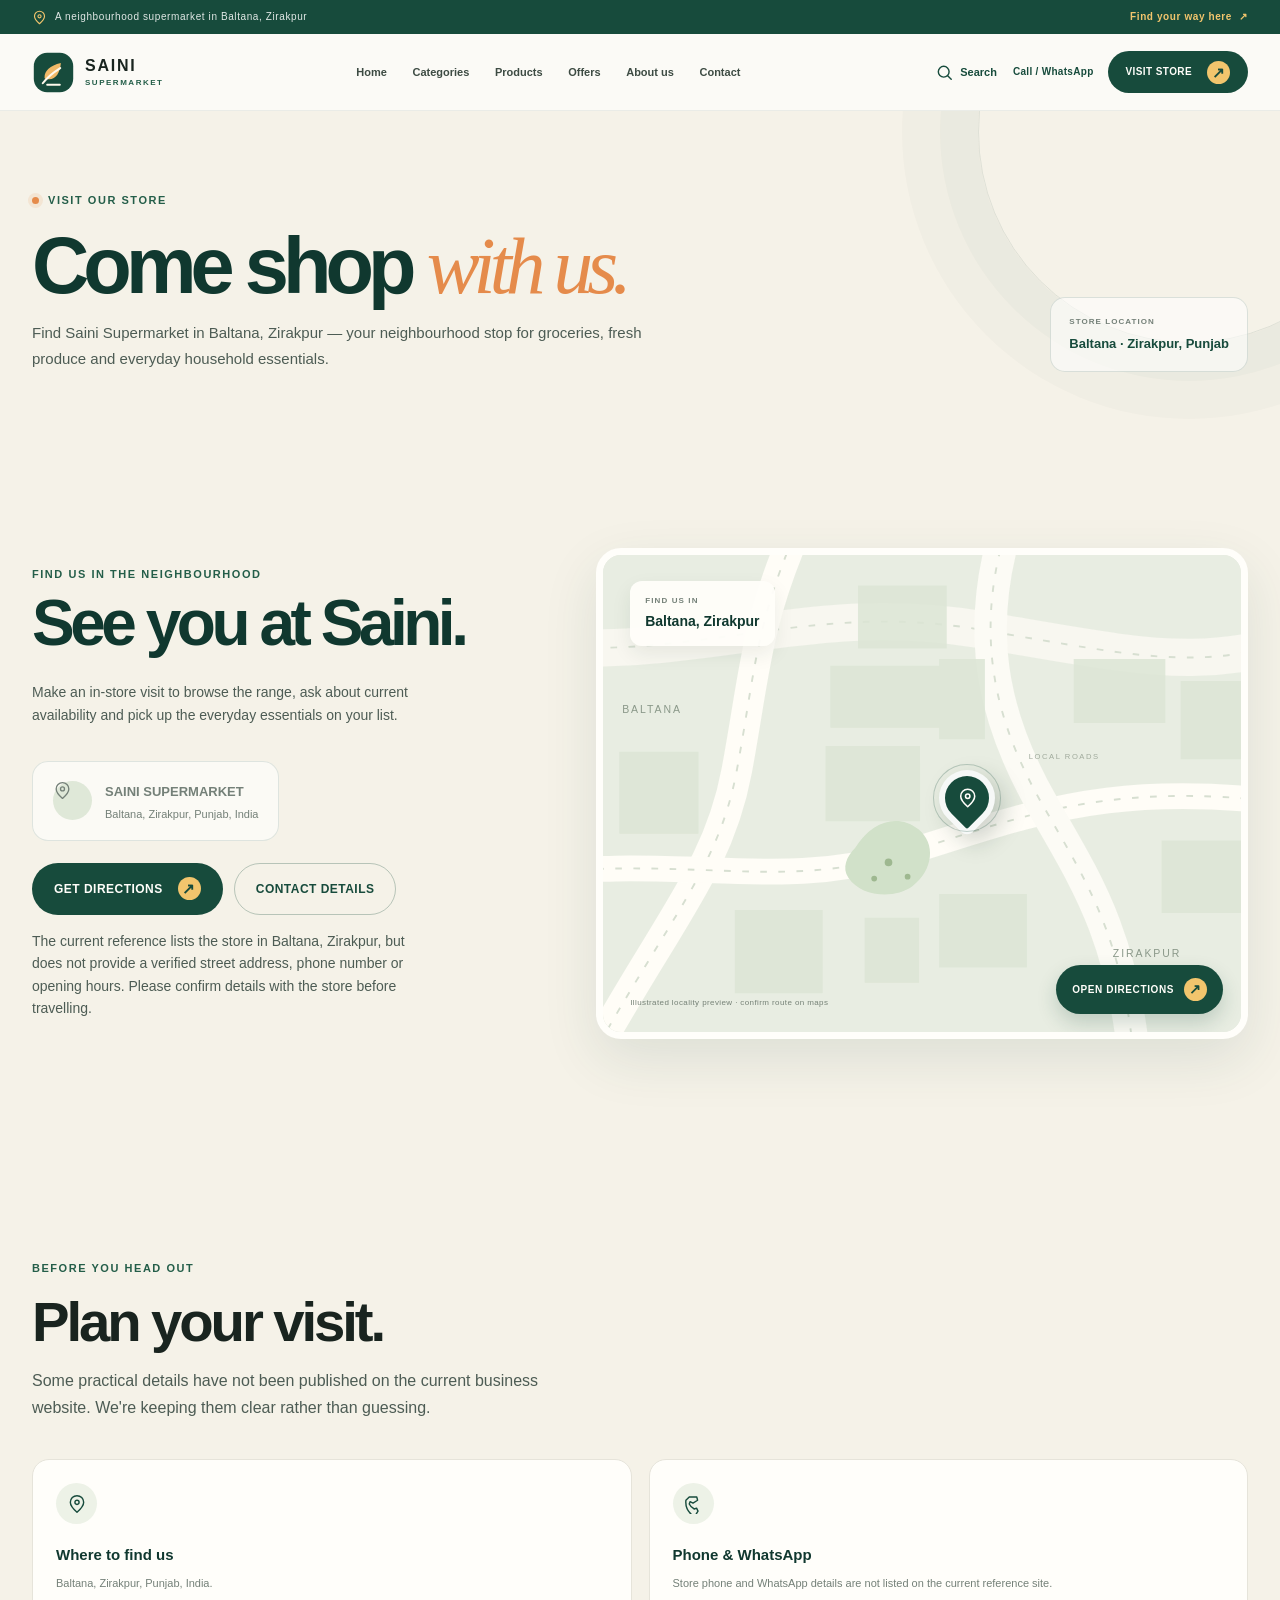
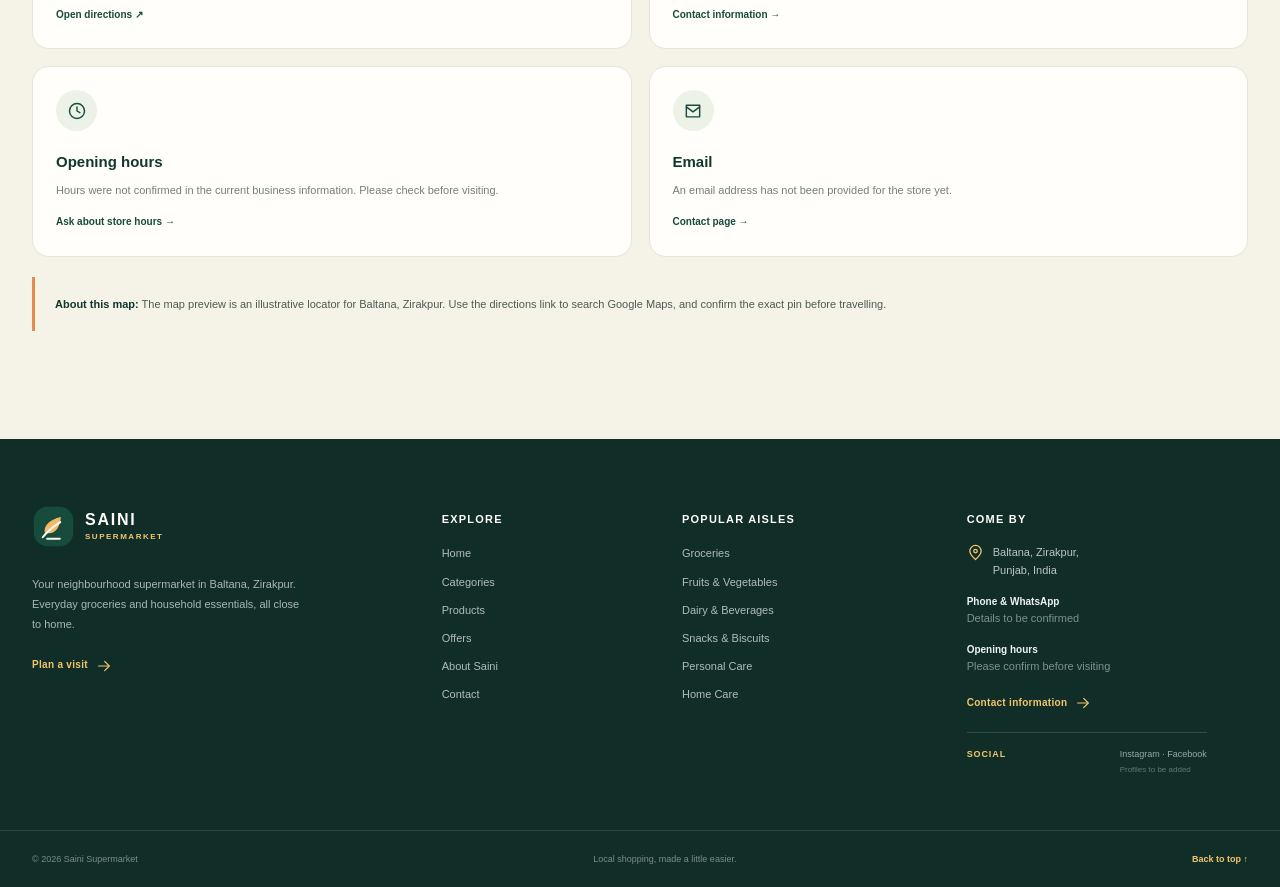
<file: visit.html>
<!doctype html>
<html lang="en">
<head>
  <meta charset="utf-8">
  <meta name="viewport" content="width=device-width, initial-scale=1">
  <title>Visit Saini Supermarket | Baltana, Zirakpur</title>
  <meta name="description" content="Plan a visit to Saini Supermarket in Baltana, Zirakpur, Punjab. Get directions and confirm current opening hours before travelling.">
  <meta name="theme-color" content="#174b3c">
  <link rel="stylesheet" href="styles.css">
</head>
<body id="top">
  <div id="site-header"></div>
  <main>
    <section class="page-hero"><div class="container page-hero-inner"><div class="page-hero-copy"><span class="eyebrow"><span class="eyebrow-dot"></span>Visit our store</span><h1>Come shop <em>with us.</em></h1><p>Find Saini Supermarket in Baltana, Zirakpur — your neighbourhood stop for groceries, fresh produce and everyday household essentials.</p></div><div class="page-hero-side"><span>Store location</span><strong>Baltana · Zirakpur, Punjab</strong></div></div></section>
    <section class="section visit-section"><div class="container visit-layout"><div class="visit-copy"><span class="section-kicker">Find us in the neighbourhood</span><h2>See you at Saini.</h2><p>Make an in-store visit to browse the range, ask about current availability and pick up the everyday essentials on your list.</p><div class="visit-address"><span class="visit-address-icon"><svg viewBox="0 0 24 24" width="19" height="19" fill="none" stroke="currentColor" stroke-width="1.7" stroke-linecap="round" stroke-linejoin="round" aria-hidden="true"><path d="M20 10c0 5-8 12-8 12S4 15 4 10a8 8 0 1 1 16 0Z"/><circle cx="12" cy="10" r="2.5"/></svg></span><span><strong>SAINI SUPERMARKET</strong><span>Baltana, Zirakpur, Punjab, India</span></span></div><div class="visit-actions"><a class="button button-dark" href="https://www.google.com/maps/search/?api=1&amp;query=Saini+Supermarket%2C+Baltana%2C+Zirakpur%2C+Punjab" target="_blank" rel="noopener">Get directions <span class="button-arrow">↗</span></a><a class="button button-outline" href="contact.html#contact-details">Contact details</a></div><p class="contact-data-note">The current reference lists the store in Baltana, Zirakpur, but does not provide a verified street address, phone number or opening hours. Please confirm details with the store before travelling.</p></div><div data-local-map></div></div></section>
    <section class="section section-cream"><div class="container"><div class="section-heading"><div class="section-heading-copy"><span class="section-kicker">Before you head out</span><h2>Plan your visit.</h2><p>Some practical details have not been published on the current business website. We're keeping them clear rather than guessing.</p></div></div><div class="contact-grid">
      <article class="contact-card"><span class="contact-card-icon"><svg viewBox="0 0 24 24" width="20" height="20" fill="none" stroke="currentColor" stroke-width="1.7" stroke-linecap="round" stroke-linejoin="round" aria-hidden="true"><path d="M20 10c0 5-8 12-8 12S4 15 4 10a8 8 0 1 1 16 0Z"/><circle cx="12" cy="10" r="2.5"/></svg></span><h3>Where to find us</h3><p>Baltana, Zirakpur, Punjab, India.</p><a href="https://www.google.com/maps/search/?api=1&amp;query=Saini+Supermarket%2C+Baltana%2C+Zirakpur%2C+Punjab" target="_blank" rel="noopener">Open directions ↗</a></article>
      <article class="contact-card"><span class="contact-card-icon"><svg viewBox="0 0 24 24" width="20" height="20" fill="none" stroke="currentColor" stroke-width="1.7" stroke-linecap="round" stroke-linejoin="round" aria-hidden="true"><path d="M7.5 3.5h9l1 4-5.5 3.4-3.5-1.7-1 2.8a13 13 0 0 0 6 6l2.8-1 1.7 3.5-3.4 5.5-4-1A20 20 0 0 1 3.5 7.5l4-4Z"/></svg></span><h3>Phone & WhatsApp</h3><p>Store phone and WhatsApp details are not listed on the current reference site.</p><a href="contact.html#contact-details">Contact information →</a></article>
      <article class="contact-card"><span class="contact-card-icon"><svg viewBox="0 0 24 24" width="20" height="20" fill="none" stroke="currentColor" stroke-width="1.7" stroke-linecap="round" stroke-linejoin="round" aria-hidden="true"><circle cx="12" cy="12" r="9"/><path d="M12 7v5l3.5 2"/></svg></span><h3>Opening hours</h3><p>Hours were not confirmed in the current business information. Please check before visiting.</p><a href="contact.html#contact-details">Ask about store hours →</a></article>
      <article class="contact-card"><span class="contact-card-icon"><svg viewBox="0 0 24 24" width="20" height="20" fill="none" stroke="currentColor" stroke-width="1.7" stroke-linecap="round" stroke-linejoin="round" aria-hidden="true"><path d="M4 5h16v14H4z"/><path d="m4 7 8 6 8-6"/></svg></span><h3>Email</h3><p>An email address has not been provided for the store yet.</p><a href="contact.html">Contact page →</a></article>
    </div><div class="contact-details-note"><strong>About this map:</strong> The map preview is an illustrative locator for Baltana, Zirakpur. Use the directions link to search Google Maps, and confirm the exact pin before travelling.</div></div></section>
  </main>
  <div id="site-footer"></div>
  <script src="script.js" defer></script>
</body>
</html>
</file>
<file: styles.css>
@charset "UTF-8";

:root {
  --forest: #174b3c;
  --forest-deep: #10382f;
  --forest-soft: #245e49;
  --cream: #f5f2e8;
  --paper: #fbfaf6;
  --pale-green: #edf2e7;
  --green-wash: #dfe8d8;
  --orange: #e58b4b;
  --gold: #f2c56d;
  --charcoal: #19241f;
  --body: #4d5c54;
  --muted: #748078;
  --line: #e6e4da;
  --white: #fffefa;
  --shadow: 0 22px 60px rgba(22, 48, 37, .12);
  --max: 1260px;
  --radius: 22px;
  --radius-lg: 30px;
  --font: "Manrope", "Avenir Next", Avenir, "Segoe UI", sans-serif;
  --serif: Georgia, "Times New Roman", serif;
}

* { box-sizing: border-box; }
html { scroll-behavior: smooth; scroll-padding-top: 106px; }
body { margin: 0; color: var(--charcoal); background: var(--paper); font-family: var(--font); font-size: 15px; line-height: 1.65; -webkit-font-smoothing: antialiased; }
body.menu-open { overflow: hidden; }
img { display: block; max-width: 100%; }
a { color: inherit; text-decoration: none; }
button, input, textarea { font: inherit; }
button { color: inherit; }
::selection { color: var(--white); background: var(--forest); }

.container { width: min(calc(100% - 64px), var(--max)); margin-inline: auto; }
.section { padding: 108px 0; }
.section-tight { padding: 76px 0; }
.section-cream { background: var(--cream); }
.section-green { background: var(--forest); color: var(--white); }
.section-green .section-heading p { color: rgba(255,255,255,.72); }
.section-heading { display: flex; align-items: end; justify-content: space-between; gap: 32px; margin-bottom: 38px; }
.section-heading-copy { max-width: 690px; }
.section-heading h2, .section-title { margin: 12px 0 0; font-size: clamp(2.2rem, 4.4vw, 3.55rem); letter-spacing: -.055em; line-height: 1.08; font-weight: 750; }
.section-heading p { margin: 14px 0 0; color: var(--body); max-width: 550px; font-size: 16px; line-height: 1.7; }
.section-kicker, .eyebrow { display: inline-flex; align-items: center; gap: 9px; color: var(--forest-soft); font-size: 11px; line-height: 1.2; font-weight: 800; letter-spacing: .14em; text-transform: uppercase; }
.section-green .section-kicker, .section-green .eyebrow { color: var(--gold); }
.eyebrow-dot { width: 7px; height: 7px; display: inline-block; border-radius: 50%; background: var(--orange); box-shadow: 0 0 0 4px rgba(229,139,75,.13); }
.text-link { display: inline-flex; align-items: center; gap: 9px; color: var(--forest); font-weight: 800; font-size: 13px; letter-spacing: .015em; transition: gap .2s ease, color .2s ease; }
.text-link:hover { gap: 14px; color: var(--orange); }
.text-link svg { flex: 0 0 auto; }

/* Buttons */
.button { min-height: 52px; padding: 0 21px; display: inline-flex; align-items: center; justify-content: center; gap: 15px; border: 1px solid transparent; border-radius: 99px; font-size: 12px; line-height: 1; font-weight: 800; letter-spacing: .04em; text-transform: uppercase; cursor: pointer; transition: transform .2s ease, background .2s ease, color .2s ease, border-color .2s ease, box-shadow .2s ease; }
.button:hover { transform: translateY(-2px); box-shadow: 0 11px 24px rgba(16,56,47,.14); }
.button-dark { color: var(--white); background: var(--forest); }
.button-dark:hover { background: var(--forest-deep); }
.button-orange { color: var(--charcoal); background: var(--gold); }
.button-orange:hover { background: #f7d486; }
.button-outline { color: var(--forest); border-color: rgba(23,75,60,.28); background: transparent; }
.button-outline:hover { color: var(--white); background: var(--forest); border-color: var(--forest); }
.button-light { color: var(--forest); background: var(--white); }
.button-light:hover { background: var(--gold); }
.button-small { min-height: 42px; padding-inline: 17px; font-size: 10px; }
.button-arrow { width: 23px; height: 23px; display: grid; place-items: center; border-radius: 50%; color: var(--forest); background: var(--gold); font-size: 15px; line-height: 1; transition: transform .2s ease; }
.button:hover .button-arrow { transform: rotate(45deg); }
.button-line { border-color: rgba(23,75,60,.25); color: var(--forest); background: rgba(255,255,255,.42); }
.button-line:hover { background: var(--white); border-color: var(--forest); }

/* Header and navigation */
.site-header { position: sticky; z-index: 100; top: 0; color: var(--charcoal); background: rgba(251,250,246,.97); -webkit-backdrop-filter: blur(14px); backdrop-filter: blur(14px); border-bottom: 1px solid rgba(21,55,43,.07); transition: box-shadow .25s ease, background .25s ease; }
.site-header.is-scrolled { background: rgba(255,254,250,.97); box-shadow: 0 12px 30px rgba(23,45,35,.08); }
.header-topline { max-height: 34px; overflow: hidden; color: rgba(255,255,255,.87); background: var(--forest); font-size: 10px; letter-spacing: .06em; transition: max-height .25s ease, opacity .2s ease; }
.header-topline .topline-inner { display: flex; min-height: 34px; align-items: center; justify-content: space-between; gap: 20px; }
.topline-inner > span { display: inline-flex; align-items: center; gap: 8px; }
.topline-inner > span svg { color: var(--gold); }
.topline-inner a { color: var(--gold); font-weight: 800; }
.topline-inner a span { padding-left: 4px; }
.site-header.is-scrolled .header-topline { max-height: 0; opacity: 0; }
.header-main { height: 76px; }
.header-inner { height: 100%; display: flex; align-items: center; justify-content: space-between; gap: 26px; }
.brand { display: inline-flex; flex: 0 0 auto; align-items: center; gap: 10px; }
.brand-mark { width: 43px; height: 43px; display: block; }
.brand-mark svg { width: 100%; height: 100%; }
.brand-type { display: flex; flex-direction: column; line-height: 1; letter-spacing: .07em; }
.brand-type strong { font-size: 16px; font-weight: 900; letter-spacing: .11em; }
.brand-type span { margin-top: 5px; font-size: 8px; font-weight: 800; letter-spacing: .19em; color: var(--forest-soft); }
.main-nav { display: flex; align-items: center; gap: clamp(16px, 2vw, 27px); margin-inline: auto; }
.main-nav a { position: relative; padding: 9px 0; color: #3d4b43; font-size: 11px; font-weight: 700; white-space: nowrap; transition: color .2s ease; }
.main-nav a::after { position: absolute; left: 0; right: 100%; bottom: 2px; height: 2px; content: ""; background: var(--orange); border-radius: 3px; transition: right .2s ease; }
.main-nav a:hover, .main-nav a[aria-current="page"] { color: var(--forest); }
.main-nav a:hover::after, .main-nav a[aria-current="page"]::after { right: 0; }
.header-actions { display: flex; align-items: center; gap: 14px; flex: 0 0 auto; }
.search-toggle { border: 0; padding: 8px 2px; display: inline-flex; align-items: center; gap: 6px; color: var(--forest); background: none; cursor: pointer; font-size: 11px; font-weight: 800; }
.search-toggle:hover { color: var(--orange); }
.header-contact { color: var(--forest); font-size: 10px; font-weight: 800; letter-spacing: .03em; white-space: nowrap; }
.header-contact:hover { text-decoration: underline; text-underline-offset: 4px; }
.menu-toggle { display: none; padding: 8px; border: 0; color: var(--forest); background: transparent; cursor: pointer; }
.menu-toggle span { width: 22px; height: 2px; display: block; margin: 5px 0; border-radius: 3px; background: currentColor; transition: transform .2s ease; }
.menu-toggle[aria-expanded="true"] span:first-child { transform: translateY(3.5px) rotate(45deg); }
.menu-toggle[aria-expanded="true"] span:last-child { transform: translateY(-3.5px) rotate(-45deg); }
.mobile-nav { padding: 8px 24px 26px; background: var(--paper); border-top: 1px solid var(--line); box-shadow: 0 20px 34px rgba(25,36,31,.08); }
.mobile-nav[hidden] { display: none; }
.mobile-nav > a:not(.button) { display: block; padding: 13px 0; border-bottom: 1px solid var(--line); color: var(--charcoal); font-weight: 700; }
.mobile-nav > a[aria-current="page"] { color: var(--forest-soft); }
.mobile-nav .mobile-visit { width: 100%; margin-top: 16px; }
.mobile-visit svg { margin-left: auto; }
.search-panel { position: absolute; z-index: 101; top: 100%; left: 0; right: 0; padding: 26px 0 30px; background: var(--white); border-top: 1px solid var(--line); box-shadow: 0 24px 38px rgba(25,36,31,.14); }
.search-panel[hidden] { display: none; }
.search-panel-inner { max-width: 900px; }
.search-label { display: block; margin-bottom: 10px; font-size: 13px; font-weight: 800; }
.global-search-field { display: flex; align-items: center; gap: 11px; padding: 0 16px; border: 1px solid #d9ded5; border-radius: 16px; background: #f8f8f3; color: var(--forest); }
.global-search-field input { width: 100%; min-height: 52px; border: 0; outline: none; color: var(--charcoal); background: transparent; font-size: 14px; }
.global-search-field input::placeholder { color: #929b93; }
.global-search-field button { padding: 7px; border: 0; border-radius: 50%; background: transparent; color: var(--muted); cursor: pointer; }
.global-search-field button:hover { color: var(--forest); background: var(--green-wash); }
.search-results { display: grid; grid-template-columns: repeat(2, minmax(0, 1fr)); gap: 8px; margin-top: 12px; }
.search-result { display: flex; align-items: center; gap: 12px; padding: 9px 11px; border-radius: 13px; transition: background .18s ease; }
.search-result:hover { background: var(--pale-green); }
.search-result img { width: 45px; height: 45px; object-fit: cover; border-radius: 10px; background: var(--cream); }
.search-result > span:nth-child(2) { display: flex; min-width: 0; flex-direction: column; }
.search-result strong { font-size: 12px; }
.search-result small { margin-top: 2px; color: var(--muted); font-size: 10px; }
.search-result-arrow { margin-left: auto; color: var(--forest); }
.search-hint { grid-column: 1 / -1; margin: 3px 0 0; color: var(--muted); font-size: 12px; }
.search-all-link, .search-view-all { display: inline-flex; margin-top: 12px; color: var(--forest); font-size: 11px; font-weight: 800; }
.search-view-all { grid-column: 1 / -1; margin-top: 2px; }

/* Hero */
.home-hero { position: relative; overflow: hidden; padding: 59px 0 64px; background: var(--cream); }
.home-hero::before { position: absolute; width: 430px; height: 430px; right: -190px; top: -215px; content: ""; border: 1px solid rgba(23,75,60,.12); border-radius: 50%; box-shadow: 0 0 0 40px rgba(23,75,60,.025), 0 0 0 80px rgba(23,75,60,.018); pointer-events: none; }
.hero-grid { position: relative; display: grid; grid-template-columns: .91fr 1.09fr; min-height: 510px; align-items: center; gap: clamp(36px, 6vw, 90px); }
.hero-copy { position: relative; z-index: 1; padding: 15px 0 12px; }
.hero-copy h1 { max-width: 590px; margin: 20px 0 20px; color: var(--forest-deep); font-size: clamp(3.45rem, 6vw, 5.7rem); font-weight: 800; letter-spacing: -.075em; line-height: .96; }
.hero-copy h1 em { display: inline; color: var(--orange); font-style: normal; }
.hero-copy > p { max-width: 460px; margin: 0; color: #58675e; font-size: 16px; line-height: 1.8; }
.hero-actions { display: flex; flex-wrap: wrap; gap: 11px; margin-top: 29px; }
.hero-note { display: flex; align-items: center; gap: 13px; margin-top: 33px; color: var(--muted); font-size: 9px; font-weight: 800; letter-spacing: .13em; }
.hero-note-mark { width: 40px; height: 40px; display: grid; place-items: center; border: 1px solid rgba(23,75,60,.2); border-radius: 50%; color: var(--forest); background: rgba(255,255,255,.52); }
.hero-image-wrap { position: relative; height: min(55vw, 510px); min-height: 380px; border-radius: 180px 26px 26px 26px; }
.hero-image-wrap::after { position: absolute; inset: 0; content: ""; border: 1px solid rgba(255,255,255,.5); border-radius: inherit; pointer-events: none; }
.hero-image-wrap img { width: 100%; height: 100%; object-fit: cover; object-position: center; border-radius: inherit; box-shadow: var(--shadow); }
.hero-fresh-badge { position: absolute; top: 25px; left: -26px; z-index: 1; width: 106px; height: 106px; display: flex; flex-direction: column; align-items: center; justify-content: center; color: var(--forest); background: var(--gold); border-radius: 50%; text-align: center; transform: rotate(-9deg); box-shadow: 0 12px 24px rgba(25,36,31,.12); }
.hero-fresh-badge span { font-size: 8px; letter-spacing: .17em; font-weight: 900; }
.hero-fresh-badge strong { margin-top: 4px; font-family: var(--serif); font-size: 18px; font-weight: 500; line-height: 1.03; }
.hero-photo-caption { position: absolute; right: 18px; bottom: 18px; padding: 9px 13px; border: 1px solid rgba(255,255,255,.25); border-radius: 99px; color: var(--white); background: rgba(17,43,33,.46); backdrop-filter: blur(8px); font-size: 9px; font-weight: 800; letter-spacing: .13em; }

/* Trust strip */
.trust-strip { background: var(--forest); color: var(--white); }
.trust-grid { display: grid; grid-template-columns: repeat(4, 1fr); }
.trust-item { position: relative; display: flex; align-items: center; gap: 14px; min-height: 105px; padding: 20px 23px; }
.trust-item:first-child { padding-left: 0; }
.trust-item:not(:last-child)::after { position: absolute; right: 0; top: 25%; bottom: 25%; width: 1px; content: ""; background: rgba(255,255,255,.18); }
.trust-icon { flex: 0 0 39px; width: 39px; height: 39px; display: grid; place-items: center; border-radius: 50%; color: var(--forest); background: var(--gold); }
.trust-icon svg { width: 19px; height: 19px; }
.trust-item h3 { margin: 0 0 3px; color: var(--white); font-size: 10px; font-weight: 900; letter-spacing: .11em; text-transform: uppercase; }
.trust-item p { margin: 0; color: rgba(255,255,255,.68); font-size: 11px; line-height: 1.5; }

/* Categories */
.category-mosaic { display: grid; grid-template-columns: repeat(12, minmax(0, 1fr)); grid-auto-rows: 174px; gap: 16px; }
.category-card { position: relative; min-width: 0; overflow: hidden; display: flex; align-items: stretch; gap: 15px; padding: 16px; border: 1px solid rgba(23,75,60,.08); border-radius: 20px; background: #faf8f0; transition: transform .25s ease, box-shadow .25s ease, background .25s ease; }
.category-card:hover { z-index: 1; transform: translateY(-4px); background: var(--white); box-shadow: 0 18px 34px rgba(23,75,60,.12); }
.category-card-image { flex: 0 0 43%; min-width: 0; overflow: hidden; border-radius: 13px; background: var(--green-wash); }
.category-card-image img { width: 100%; height: 100%; object-fit: cover; transition: transform .45s cubic-bezier(.2,.7,.2,1); }
.category-card:hover .category-card-image img { transform: scale(1.06); }
.category-card-content { position: relative; z-index: 1; display: flex; flex: 1; flex-direction: column; justify-content: space-between; min-width: 0; padding: 3px 2px 4px 0; }
.category-number { align-self: flex-start; color: #99a59b; font-size: 9px; font-weight: 900; letter-spacing: .14em; }
.category-card h3 { margin: 0 0 5px; color: var(--forest-deep); font-size: 17px; letter-spacing: -.035em; line-height: 1.16; }
.category-card p { margin: 0; color: var(--muted); font-size: 10px; line-height: 1.5; }
.category-explore { display: inline-flex; align-items: center; gap: 9px; margin-top: 10px; color: var(--forest); font-size: 9px; font-weight: 900; letter-spacing: .09em; text-transform: uppercase; }
.category-explore b { width: 23px; height: 23px; display: grid; place-items: center; border-radius: 50%; background: var(--green-wash); font-size: 13px; transition: transform .2s ease, background .2s ease; }
.category-card:hover .category-explore b { transform: rotate(45deg); background: var(--gold); }
.category-card:nth-child(1), .category-card:nth-child(2) { grid-column: span 6; }
.category-card:nth-child(n+3) { grid-column: span 4; }
.category-card:nth-child(1) .category-card-image, .category-card:nth-child(2) .category-card-image { flex-basis: 48%; }
.category-card:nth-child(3), .category-card:nth-child(4), .category-card:nth-child(5), .category-card:nth-child(6), .category-card:nth-child(7), .category-card:nth-child(8) { min-height: 174px; }

/* Product showcase cards */
.product-grid { display: grid; grid-template-columns: repeat(4, minmax(0, 1fr)); gap: 28px 18px; }
.product-card { min-width: 0; padding: 0 0 13px; border-bottom: 1px solid var(--line); transition: transform .25s ease; transition-delay: var(--card-delay, 0ms); }
.product-card:hover { transform: translateY(-4px); }
.product-image-link { display: block; }
.product-image { position: relative; aspect-ratio: 1 / .91; overflow: hidden; border-radius: 18px; background: #f1f0e9; }
.product-image::after { position: absolute; inset: 0; content: ""; border: 1px solid rgba(23,75,60,.06); border-radius: inherit; pointer-events: none; }
.product-image img { width: 100%; height: 100%; object-fit: cover; transition: transform .5s ease; }
.product-card:hover .product-image img { transform: scale(1.045); }
.image-index { position: absolute; right: 11px; bottom: 10px; z-index: 1; padding: 5px 8px; border: 1px solid rgba(255,255,255,.25); border-radius: 99px; color: #fff; background: rgba(23,44,34,.47); font-size: 8px; letter-spacing: .12em; font-weight: 800; backdrop-filter: blur(8px); }
.product-info { padding: 14px 2px 0; }
.product-category { margin: 0 0 5px; color: var(--forest-soft); font-size: 9px; font-weight: 900; letter-spacing: .12em; text-transform: uppercase; }
.product-info h3 { margin: 0; font-size: 16px; letter-spacing: -.035em; line-height: 1.35; font-weight: 800; }
.product-info h3 a:hover { color: var(--forest-soft); }
.product-meta { display: flex; align-items: center; justify-content: space-between; gap: 8px; margin-top: 12px; color: var(--muted); font-size: 10px; }
.product-link { display: inline-flex; align-items: center; gap: 5px; color: var(--forest); font-size: 9px; font-weight: 900; letter-spacing: .045em; text-transform: uppercase; white-space: nowrap; }
.product-link:hover { color: var(--orange); }
.product-link svg { transition: transform .2s ease; }
.product-link:hover svg { transform: translateX(3px); }

/* Fresh editorial */
.fresh-section { padding: 108px 0; background: var(--pale-green); }
.fresh-layout { display: grid; grid-template-columns: 1.03fr .97fr; align-items: center; gap: clamp(44px, 8vw, 105px); }
.fresh-image-stack { position: relative; min-height: 460px; padding: 0 80px 54px 0; }
.fresh-main-image { width: 100%; height: 438px; overflow: hidden; border-radius: 28px 150px 28px 28px; background: var(--green-wash); }
.fresh-main-image img { width: 100%; height: 100%; object-fit: cover; }
.fresh-small-image { position: absolute; right: 0; bottom: 0; width: 39%; height: 200px; padding: 9px; overflow: hidden; border: 7px solid var(--pale-green); border-radius: 18px; background: var(--white); box-shadow: 0 17px 35px rgba(23,75,60,.13); }
.fresh-small-image img { width: 100%; height: 100%; object-fit: cover; border-radius: 10px; }
.fresh-sticker { position: absolute; left: -21px; top: 30px; z-index: 1; width: 91px; height: 91px; display: grid; place-items: center; border-radius: 50%; color: var(--forest); background: var(--gold); transform: rotate(-11deg); text-align: center; font-family: var(--serif); font-size: 15px; line-height: 1.05; }
.fresh-copy h2 { margin: 14px 0 18px; color: var(--forest-deep); font-size: clamp(2.7rem, 4.7vw, 4.2rem); letter-spacing: -.065em; line-height: .99; }
.fresh-copy h2 em { color: var(--orange); font-family: var(--serif); font-weight: 500; }
.fresh-copy > p { max-width: 485px; color: var(--body); font-size: 15px; line-height: 1.8; }
.fresh-feature-list { display: grid; grid-template-columns: 1fr 1fr; gap: 16px 20px; margin: 29px 0 31px; padding: 0; list-style: none; }
.fresh-feature-list li { display: flex; align-items: center; gap: 10px; color: var(--forest-deep); font-size: 12px; font-weight: 800; }
.fresh-feature-list li span { width: 25px; height: 25px; display: grid; place-items: center; border-radius: 50%; color: var(--forest); background: #dce7d3; }
.fresh-feature-list svg { width: 14px; height: 14px; }

/* Everyday essentials */
.essentials-section { background: var(--paper); }
.essentials-band { display: grid; grid-template-columns: repeat(6, minmax(0,1fr)); gap: 14px; }
.essential-tile { min-width: 0; display: flex; flex-direction: column; gap: 11px; }
.essential-tile .essential-image { position: relative; overflow: hidden; aspect-ratio: .94; border-radius: 18px; background: var(--cream); }
.essential-tile img { width: 100%; height: 100%; object-fit: cover; transition: transform .45s ease; }
.essential-tile:hover img { transform: scale(1.055); }
.essential-tile .essential-image::after { position: absolute; inset: 0; content: ""; box-shadow: inset 0 0 0 1px rgba(23,75,60,.06); border-radius: inherit; }
.essential-tile strong { display: block; font-size: 12px; line-height: 1.35; }
.essential-tile span { color: var(--muted); font-size: 10px; }
.essentials-foot { display: flex; align-items: center; justify-content: space-between; gap: 24px; margin-top: 31px; padding-top: 20px; border-top: 1px solid var(--line); color: var(--body); font-size: 12px; }
.essentials-foot p { margin: 0; }

/* Store highlights */
.store-gallery { display: grid; grid-template-columns: 1.35fr .75fr .75fr; grid-template-rows: 220px 180px; gap: 14px; }
.store-photo { position: relative; min-width: 0; overflow: hidden; border-radius: 18px; background: var(--forest-deep); }
.store-photo img { width: 100%; height: 100%; object-fit: cover; transition: transform .55s ease; }
.store-photo:hover img { transform: scale(1.045); }
.store-photo::after { position: absolute; inset: 0; content: ""; background: linear-gradient(180deg, transparent 50%, rgba(14,36,28,.72)); pointer-events: none; }
.store-photo span { position: absolute; z-index: 1; left: 18px; bottom: 15px; color: var(--white); font-size: 9px; font-weight: 900; letter-spacing: .13em; text-transform: uppercase; }
.store-photo-large { grid-row: span 2; }
.store-photo-wide { grid-column: span 2; }
.store-gallery-caption { display: flex; align-items: center; justify-content: space-between; gap: 24px; margin-top: 24px; padding-top: 18px; border-top: 1px solid var(--line); }
.store-gallery-caption p { max-width: 600px; margin: 0; color: var(--body); font-size: 13px; }

/* What's happening */
.whats-new-section { background: var(--cream); }
.whats-new-layout { display: grid; grid-template-columns: .78fr 1.22fr; gap: 55px; align-items: start; }
.whats-new-intro { position: sticky; top: 140px; }
.whats-new-intro h2 { margin: 14px 0 17px; color: var(--forest-deep); font-size: clamp(2.8rem, 5vw, 4.3rem); letter-spacing: -.07em; line-height: .99; }
.whats-new-intro p { max-width: 400px; color: var(--body); font-size: 14px; }
.editorial-list { display: flex; flex-direction: column; }
.editorial-item { display: grid; grid-template-columns: 152px 1fr 37px; align-items: center; gap: 21px; padding: 17px 0; border-top: 1px solid rgba(23,75,60,.17); }
.editorial-item:last-child { border-bottom: 1px solid rgba(23,75,60,.17); }
.editorial-image { width: 152px; height: 118px; overflow: hidden; border-radius: 14px; background: var(--green-wash); }
.editorial-image img { width: 100%; height: 100%; object-fit: cover; transition: transform .5s ease; }
.editorial-item:hover .editorial-image img { transform: scale(1.06); }
.editorial-copy .editorial-label { color: var(--forest-soft); font-size: 8px; font-weight: 900; letter-spacing: .15em; text-transform: uppercase; }
.editorial-copy h3 { margin: 6px 0; font-size: 18px; letter-spacing: -.04em; }
.editorial-copy p { margin: 0; color: var(--body); font-size: 11px; line-height: 1.6; }
.editorial-arrow { width: 34px; height: 34px; display: grid; place-items: center; border: 1px solid rgba(23,75,60,.23); border-radius: 50%; color: var(--forest); font-size: 15px; transition: color .2s ease, background .2s ease, transform .2s ease; }
.editorial-item:hover .editorial-arrow { color: var(--white); background: var(--forest); transform: rotate(45deg); }
.editorial-note { margin-top: 14px; color: var(--muted); font-size: 10px; }

/* Why Saini */
.why-layout { display: grid; grid-template-columns: .91fr 1.09fr; align-items: center; gap: clamp(45px, 8vw, 105px); }
.why-copy h2 { margin: 13px 0 18px; color: var(--white); font-size: clamp(2.7rem, 4.8vw, 4.25rem); letter-spacing: -.065em; line-height: .99; }
.why-copy h2 span { color: var(--gold); font-family: var(--serif); font-style: italic; font-weight: 500; }
.why-copy > p { max-width: 450px; color: rgba(255,255,255,.72); font-size: 14px; line-height: 1.8; }
.why-points { display: grid; grid-template-columns: 1fr 1fr; gap: 20px 18px; margin-top: 29px; }
.why-point { display: flex; gap: 11px; align-items: flex-start; }
.why-point-icon { flex: 0 0 27px; width: 27px; height: 27px; display: grid; place-items: center; border-radius: 50%; color: var(--forest); background: var(--gold); }
.why-point-icon svg { width: 14px; height: 14px; }
.why-point strong { display: block; color: var(--white); font-size: 11px; }
.why-point small { display: block; margin-top: 3px; color: rgba(255,255,255,.62); font-size: 10px; line-height: 1.5; }
.why-visual { position: relative; min-height: 440px; }
.why-visual-main { position: absolute; left: 0; top: 0; width: 72%; height: 390px; overflow: hidden; border-radius: 145px 22px 22px 22px; }
.why-visual-main img { width: 100%; height: 100%; object-fit: cover; }
.why-visual-side { position: absolute; right: 0; bottom: 0; width: 44%; height: 205px; padding: 8px; border-radius: 22px; background: var(--forest); box-shadow: 0 18px 40px rgba(0,0,0,.2); }
.why-visual-side img { width: 100%; height: 100%; object-fit: cover; border-radius: 15px; }
.why-note { position: absolute; z-index: 2; right: 9px; top: 26px; width: 116px; height: 116px; display: grid; place-items: center; padding: 13px; border-radius: 50%; color: var(--forest); background: var(--gold); font-family: var(--serif); font-size: 19px; line-height: 1.05; text-align: center; transform: rotate(8deg); }

/* About banner */
.about-teaser { background: var(--paper); }
.about-teaser-layout { display: grid; grid-template-columns: 1.02fr .98fr; align-items: center; gap: 70px; }
.about-teaser-image { position: relative; min-height: 390px; overflow: hidden; border-radius: 25px 25px 130px 25px; }
.about-teaser-image img { width: 100%; height: 100%; min-height: 390px; object-fit: cover; }
.about-teaser-image .image-label { position: absolute; left: 18px; bottom: 18px; padding: 8px 12px; border-radius: 99px; color: var(--white); background: rgba(15,45,34,.62); backdrop-filter: blur(8px); font-size: 9px; font-weight: 800; letter-spacing: .12em; }
.about-teaser-copy h2 { margin: 14px 0 17px; color: var(--forest-deep); font-size: clamp(2.6rem, 4.2vw, 3.9rem); letter-spacing: -.07em; line-height: .99; }
.about-teaser-copy > p { color: var(--body); font-size: 14px; line-height: 1.85; }
.about-teaser-copy .button { margin-top: 14px; }

/* Reviews */
.reviews-section { background: var(--pale-green); }
.review-placeholder { display: grid; grid-template-columns: .9fr 1.1fr; gap: 55px; align-items: center; padding: 45px 53px; border-radius: 24px; background: var(--white); }
.review-mark { width: 56px; height: 56px; display: grid; place-items: center; border-radius: 50%; color: var(--forest); background: var(--gold); font-family: var(--serif); font-size: 32px; line-height: 1; }
.review-placeholder h3 { margin: 18px 0 8px; color: var(--forest-deep); font-size: 22px; letter-spacing: -.04em; }
.review-placeholder p { max-width: 385px; margin: 0; color: var(--body); font-size: 12px; line-height: 1.75; }
.review-note { padding-left: 36px; border-left: 1px solid var(--line); }
.review-note .review-label { color: var(--orange); font-size: 9px; font-weight: 900; letter-spacing: .15em; text-transform: uppercase; }
.review-note blockquote { margin: 9px 0 15px; color: var(--forest-deep); font-family: var(--serif); font-size: clamp(1.55rem, 2.7vw, 2.25rem); line-height: 1.16; letter-spacing: -.035em; }
.review-note cite { color: var(--muted); font-size: 10px; font-style: normal; }

/* Visit and local map */
.visit-section { background: var(--cream); }
.visit-layout { display: grid; grid-template-columns: .88fr 1.12fr; gap: 52px; align-items: stretch; }
.visit-copy { display: flex; flex-direction: column; align-items: flex-start; padding: 20px 0; }
.visit-copy h2 { margin: 12px 0 13px; color: var(--forest-deep); font-size: clamp(2.9rem, 5vw, 4.4rem); letter-spacing: -.07em; line-height: .95; }
.visit-copy > p { max-width: 390px; color: var(--body); font-size: 14px; }
.visit-address { display: flex; align-items: flex-start; gap: 13px; margin: 20px 0 22px; padding: 17px 20px; border: 1px solid rgba(23,75,60,.12); border-radius: 16px; background: rgba(255,255,255,.58); }
.visit-address-icon { flex: 0 0 39px; width: 39px; height: 39px; display: grid; place-items: center; border-radius: 50%; color: var(--forest); background: var(--green-wash); }
.visit-address strong { display: block; font-size: 13px; }
.visit-address span { display: block; margin-top: 2px; color: var(--muted); font-size: 11px; }
.visit-actions { display: flex; flex-wrap: wrap; gap: 11px; }
.contact-data-note { max-width: 420px; margin: 15px 0 0; color: var(--muted); font-size: 10px; line-height: 1.6; }
.local-map { position: relative; min-height: 410px; overflow: hidden; border: 7px solid var(--white); border-radius: 25px; background: #e7ebdf; box-shadow: 0 20px 55px rgba(23,75,60,.11); }
.local-map svg { position: absolute; inset: 0; width: 100%; height: 100%; }
.map-label { position: absolute; z-index: 1; left: 27px; top: 26px; padding: 13px 15px; border-radius: 12px; color: var(--forest-deep); background: rgba(255,254,250,.94); box-shadow: 0 8px 20px rgba(20,45,34,.08); }
.map-label span { display: block; color: var(--muted); font-size: 8px; font-weight: 900; letter-spacing: .14em; text-transform: uppercase; }
.map-label strong { display: block; margin-top: 3px; font-size: 14px; }
.map-pin { position: absolute; left: 57%; top: 51%; z-index: 1; width: 56px; height: 56px; display: grid; place-items: center; border: 6px solid rgba(255,255,255,.96); border-radius: 50% 50% 50% 8px; color: var(--white); background: var(--forest); transform: translate(-50%,-50%) rotate(-45deg); box-shadow: 0 12px 25px rgba(20,45,34,.22); }
.map-pin svg { position: static; width: 21px; height: 21px; transform: rotate(45deg); }
.map-pin::after { position: absolute; inset: -12px; z-index: -1; content: ""; border: 1px solid rgba(23,75,60,.24); border-radius: 50%; animation: map-pulse 2.5s ease-out infinite; }
.map-route-link { position: absolute; z-index: 2; right: 18px; bottom: 18px; display: inline-flex; align-items: center; gap: 10px; padding: 13px 16px; border-radius: 99px; color: var(--white); background: var(--forest); font-size: 10px; font-weight: 900; letter-spacing: .06em; text-transform: uppercase; box-shadow: 0 9px 20px rgba(23,75,60,.2); transition: transform .2s ease, background .2s ease; }
.map-route-link:hover { transform: translateY(-2px); background: var(--forest-deep); }
.map-route-link span { width: 23px; height: 23px; display: grid; place-items: center; border-radius: 50%; color: var(--forest); background: var(--gold); font-size: 14px; }
.map-small-note { position: absolute; left: 27px; bottom: 23px; z-index: 1; color: #758176; font-size: 8px; letter-spacing: .05em; }
@keyframes map-pulse { 0% { transform: scale(.82); opacity: .7; } 100% { transform: scale(1.55); opacity: 0; } }

/* Final CTA */
.final-cta { padding: 74px 0; background: var(--forest); color: var(--white); }
.final-cta-inner { position: relative; display: flex; align-items: center; justify-content: space-between; gap: 50px; overflow: hidden; padding: 44px 52px; border: 1px solid rgba(255,255,255,.13); border-radius: 26px; background: #1c5542; }
.final-cta-inner::after { position: absolute; width: 310px; height: 310px; top: -182px; right: 24%; content: ""; border: 1px solid rgba(255,255,255,.1); border-radius: 50%; box-shadow: 0 0 0 34px rgba(255,255,255,.025), 0 0 0 68px rgba(255,255,255,.02); pointer-events: none; }
.final-cta-copy { position: relative; z-index: 1; }
.final-cta-copy .section-kicker { color: var(--gold); }
.final-cta-copy h2 { max-width: 650px; margin: 10px 0 9px; color: var(--white); font-size: clamp(2.3rem, 4.5vw, 3.8rem); letter-spacing: -.065em; line-height: 1.01; }
.final-cta-copy p { max-width: 540px; margin: 0; color: rgba(255,255,255,.72); font-size: 13px; }
.final-cta-actions { position: relative; z-index: 1; flex: 0 0 auto; display: flex; flex-direction: column; gap: 10px; }

/* Footer */
.site-footer { color: var(--white); background: #102e27; }
.footer-main { padding: 66px 0 54px; }
.footer-grid { display: grid; grid-template-columns: 1.4fr .75fr .92fr 1.08fr; gap: 45px; }
.footer-brand-col .brand { color: var(--white); }
.footer-brand-col .brand-type span { color: var(--gold); }
.footer-brand-col > p { max-width: 275px; margin: 19px 0 17px; color: rgba(255,255,255,.65); font-size: 11px; line-height: 1.8; }
.footer-direction-link, .footer-contact-link { display: inline-flex; align-items: center; gap: 8px; color: var(--gold); font-size: 10px; font-weight: 800; letter-spacing: .03em; }
.footer-direction-link:hover, .footer-contact-link:hover { color: var(--white); }
.footer-link-col h3, .footer-contact-col h3 { margin: 5px 0 16px; color: var(--white); font-size: 11px; font-weight: 900; letter-spacing: .11em; text-transform: uppercase; }
.footer-link-col a { display: block; width: fit-content; margin: 10px 0; color: rgba(255,255,255,.68); font-size: 11px; transition: color .2s ease, transform .2s ease; }
.footer-link-col a:hover { color: var(--gold); transform: translateX(3px); }
.footer-contact-col p { margin: 0 0 13px; color: rgba(255,255,255,.72); font-size: 11px; line-height: 1.6; }
.footer-contact-col p strong { color: rgba(255,255,255,.94); font-size: 10px; }
.footer-address { display: flex; align-items: flex-start; gap: 9px; }
.footer-address svg { flex: 0 0 auto; color: var(--gold); }
.footer-contact-col .muted { color: rgba(255,255,255,.47); }
.social-note { display: flex; align-items: flex-start; justify-content: space-between; gap: 13px; max-width: 240px; margin-top: 18px; padding-top: 14px; border-top: 1px solid rgba(255,255,255,.14); color: rgba(255,255,255,.58); font-size: 9px; }
.social-note > span:first-child { color: var(--gold); font-size: 9px; font-weight: 900; text-transform: uppercase; letter-spacing: .1em; }
.social-note small { color: rgba(255,255,255,.35); font-size: 8px; }
.footer-bottom { border-top: 1px solid rgba(255,255,255,.11); }
.footer-bottom-inner { min-height: 56px; display: flex; align-items: center; justify-content: space-between; gap: 20px; color: rgba(255,255,255,.45); font-size: 9px; }
.footer-bottom-inner a { color: var(--gold); font-weight: 800; }
.back-to-top:hover { color: var(--white) !important; }

/* Inner-page headers / shared */
.page-hero { position: relative; overflow: hidden; padding: 76px 0 68px; background: var(--cream); }
.page-hero::before { position: absolute; top: -190px; right: -120px; width: 420px; height: 420px; content: ""; border: 1px solid rgba(23,75,60,.1); border-radius: 50%; box-shadow: 0 0 0 38px rgba(23,75,60,.025), 0 0 0 76px rgba(23,75,60,.02); }
.page-hero-inner { position: relative; z-index: 1; display: grid; grid-template-columns: 1fr auto; align-items: end; gap: 40px; }
.page-hero-copy { max-width: 820px; }
.page-hero h1 { margin: 15px 0 14px; color: var(--forest-deep); font-size: clamp(3rem, 6.2vw, 5.3rem); font-weight: 800; letter-spacing: -.075em; line-height: .98; }
.page-hero h1 em { color: var(--orange); font-family: var(--serif); font-weight: 500; }
.page-hero p { max-width: 610px; margin: 0; color: var(--body); font-size: 15px; line-height: 1.75; }
.page-hero-side { min-width: 160px; padding: 17px 18px; border: 1px solid rgba(23,75,60,.14); border-radius: 15px; background: rgba(255,255,255,.55); }
.page-hero-side span { display: block; color: var(--muted); font-size: 8px; font-weight: 900; letter-spacing: .13em; text-transform: uppercase; }
.page-hero-side strong { display: block; margin-top: 4px; color: var(--forest); font-size: 13px; }
.breadcrumbs { display: flex; flex-wrap: wrap; align-items: center; gap: 8px; margin-bottom: 28px; color: #7c887f; font-size: 10px; }
.breadcrumbs a:hover { color: var(--forest); text-decoration: underline; text-underline-offset: 3px; }
.page-main { padding: 65px 0 100px; }

/* Categories page */
.category-page-intro { display: flex; align-items: end; justify-content: space-between; gap: 25px; margin-bottom: 30px; }
.category-page-intro p { max-width: 500px; margin: 0; color: var(--body); font-size: 13px; }
.category-page-grid { display: grid; grid-template-columns: repeat(2, minmax(0, 1fr)); gap: 18px; }
.category-page-grid .category-card { min-height: 224px; }
.category-page-grid .category-card-image { flex-basis: 47%; }
.category-page-grid .category-card h3 { font-size: 21px; }
.category-page-grid .category-card p { font-size: 11px; }
.category-page-grid .category-card .category-explore { font-size: 10px; }

/* Product catalog */
.catalog-section { padding-top: 45px; }
.catalog-controls { display: flex; align-items: center; justify-content: space-between; gap: 22px; padding: 19px 0 16px; border-bottom: 1px solid var(--line); }
.catalog-count { color: var(--muted); font-size: 11px; font-weight: 800; }
.catalog-search { width: min(100%, 270px); min-height: 42px; display: flex; align-items: center; gap: 9px; padding: 0 13px; border: 1px solid var(--line); border-radius: 99px; color: var(--forest); background: var(--white); }
.catalog-search input { width: 100%; border: 0; outline: none; color: var(--charcoal); background: transparent; font-size: 11px; }
.catalog-search input::placeholder { color: #9aa29b; }
.category-filter-row { display: flex; gap: 8px; overflow-x: auto; padding: 17px 0 23px; scrollbar-width: thin; }
.filter-chip { flex: 0 0 auto; padding: 9px 13px; border: 1px solid #dfe2d9; border-radius: 99px; color: var(--body); background: transparent; cursor: pointer; font-size: 10px; font-weight: 800; transition: all .18s ease; }
.filter-chip:hover { border-color: var(--forest); color: var(--forest); }
.filter-chip.is-active { border-color: var(--forest); color: var(--white); background: var(--forest); }
.catalog-grid { display: grid; grid-template-columns: repeat(4, minmax(0, 1fr)); gap: 30px 18px; }
.catalog-empty { padding: 48px 20px; border: 1px dashed #bdc8bc; border-radius: 18px; color: var(--muted); text-align: center; font-size: 13px; }
.catalog-empty[hidden] { display: none; }
.showcase-note { display: flex; align-items: center; gap: 12px; margin-top: 39px; padding: 15px 18px; border-radius: 13px; color: var(--body); background: var(--pale-green); font-size: 11px; }
.showcase-note svg { flex: 0 0 auto; color: var(--forest); }

/* Product detail */
.product-detail-page { padding: 47px 0 95px; }
.product-detail-layout { display: grid; grid-template-columns: 1.03fr .97fr; gap: clamp(45px, 8vw, 100px); align-items: center; }
.detail-image-wrap { position: relative; min-height: 520px; overflow: hidden; border-radius: 30px; background: var(--cream); }
.detail-image-wrap img { width: 100%; height: 100%; min-height: 520px; object-fit: cover; }
.detail-image-kicker { position: absolute; z-index: 1; left: 19px; top: 19px; padding: 9px 12px; border-radius: 99px; color: var(--forest); background: rgba(255,254,250,.9); font-size: 8px; font-weight: 900; letter-spacing: .13em; }
.detail-copy .breadcrumbs { margin-bottom: 32px; }
.detail-copy h1 { margin: 12px 0 8px; color: var(--forest-deep); font-size: clamp(2.8rem, 5vw, 4.2rem); letter-spacing: -.075em; line-height: .98; }
.detail-size { color: var(--forest-soft); font-size: 12px; font-weight: 800; }
.detail-description { max-width: 470px; margin: 17px 0 23px; color: var(--body); font-size: 14px; line-height: 1.8; }
.detail-note { display: flex; gap: 12px; padding: 16px; border-radius: 15px; background: var(--pale-green); }
.detail-note-icon { flex: 0 0 33px; width: 33px; height: 33px; display: grid; place-items: center; border-radius: 50%; color: var(--forest); background: var(--green-wash); }
.detail-note p { margin: 0; color: var(--body); font-size: 10px; line-height: 1.65; }
.detail-note strong { color: var(--forest-deep); font-size: 11px; }
.detail-actions { display: flex; flex-wrap: wrap; align-items: center; gap: 22px; margin-top: 24px; }
.detail-category-link { display: flex; align-items: center; justify-content: space-between; gap: 12px; margin-top: 36px; padding-top: 17px; border-top: 1px solid var(--line); color: var(--muted); font-size: 10px; }
.detail-category-link strong { margin-right: auto; color: var(--forest); font-size: 11px; }
.detail-circle-arrow { width: 31px; height: 31px; display: grid; place-items: center; border: 1px solid var(--line); border-radius: 50%; color: var(--forest); font-size: 14px; }
.related-section { background: var(--cream); }

/* About page */
.about-story { padding: 76px 0 100px; }
.about-intro-layout { display: grid; grid-template-columns: .95fr 1.05fr; align-items: center; gap: 70px; }
.about-intro-copy h2 { margin: 14px 0 17px; color: var(--forest-deep); font-size: clamp(2.8rem, 5vw, 4.25rem); letter-spacing: -.07em; line-height: .98; }
.about-intro-copy p { max-width: 510px; color: var(--body); font-size: 14px; line-height: 1.85; }
.about-intro-image { position: relative; height: 470px; overflow: hidden; border-radius: 30px 145px 30px 30px; background: var(--green-wash); }
.about-intro-image img { width: 100%; height: 100%; object-fit: cover; }
.about-values-grid { display: grid; grid-template-columns: repeat(4, 1fr); gap: 14px; margin-top: 57px; }
.value-card { padding: 21px; border: 1px solid rgba(23,75,60,.1); border-radius: 17px; background: var(--white); }
.value-card .value-number { color: var(--orange); font-size: 9px; font-weight: 900; letter-spacing: .13em; }
.value-card h3 { margin: 12px 0 6px; color: var(--forest); font-size: 16px; letter-spacing: -.03em; }
.value-card p { margin: 0; color: var(--muted); font-size: 10px; line-height: 1.65; }
.about-split { display: grid; grid-template-columns: 1.02fr .98fr; min-height: 430px; }
.about-split-image { min-height: 430px; overflow: hidden; }
.about-split-image img { width: 100%; height: 100%; object-fit: cover; }
.about-split-copy { display: flex; flex-direction: column; justify-content: center; padding: 55px clamp(30px, 7vw, 100px); background: var(--forest); color: var(--white); }
.about-split-copy h2 { margin: 14px 0 17px; font-size: clamp(2.2rem, 4.1vw, 3.5rem); line-height: 1; letter-spacing: -.06em; }
.about-split-copy p { max-width: 440px; color: rgba(255,255,255,.72); font-size: 13px; line-height: 1.8; }
.about-split-copy .button { align-self: flex-start; margin-top: 12px; }

/* Updates / Offers page */
.updates-banner { display: flex; align-items: center; justify-content: space-between; gap: 25px; margin-bottom: 35px; padding: 24px 27px; border-radius: 18px; color: var(--forest-deep); background: var(--pale-green); }
.updates-banner p { max-width: 690px; margin: 0; font-size: 12px; line-height: 1.7; }
.updates-banner strong { display: block; margin-bottom: 3px; font-size: 13px; }
.updates-grid { display: grid; grid-template-columns: 1.15fr .85fr .85fr; gap: 17px; }
.update-card { min-height: 345px; overflow: hidden; border-radius: 20px; background: var(--white); box-shadow: 0 4px 15px rgba(23,75,60,.035); }
.update-card:first-child { grid-row: span 2; }
.update-card-image { height: 200px; overflow: hidden; background: var(--green-wash); }
.update-card:first-child .update-card-image { height: 380px; }
.update-card-image img { width: 100%; height: 100%; object-fit: cover; transition: transform .45s ease; }
.update-card:hover .update-card-image img { transform: scale(1.04); }
.update-card-copy { padding: 19px 20px 22px; }
.update-label { color: var(--forest-soft); font-size: 8px; font-weight: 900; letter-spacing: .15em; text-transform: uppercase; }
.update-card h3 { margin: 7px 0 8px; color: var(--forest-deep); font-size: 20px; letter-spacing: -.05em; line-height: 1.2; }
.update-card p { margin: 0; color: var(--body); font-size: 11px; line-height: 1.65; }
.update-cta { display: inline-flex; margin-top: 12px; color: var(--forest); font-size: 9px; font-weight: 900; letter-spacing: .08em; text-transform: uppercase; }

/* Visit/contact page */
.contact-grid { display: grid; grid-template-columns: 1fr 1fr; gap: 17px; }
.contact-card { padding: 23px; border: 1px solid var(--line); border-radius: 17px; background: var(--white); }
.contact-card-icon { width: 41px; height: 41px; display: grid; place-items: center; margin-bottom: 19px; border-radius: 50%; color: var(--forest); background: var(--pale-green); }
.contact-card h3 { margin: 0 0 6px; color: var(--forest-deep); font-size: 15px; }
.contact-card p { margin: 0; color: var(--muted); font-size: 11px; line-height: 1.7; }
.contact-card a { display: inline-flex; align-items: center; gap: 7px; margin-top: 14px; color: var(--forest); font-size: 10px; font-weight: 900; }
.contact-card a:hover { color: var(--orange); }
.contact-page-map { min-height: 470px; }
.contact-details-note { margin-top: 20px; padding: 18px 20px; border-left: 3px solid var(--orange); border-radius: 0 12px 12px 0; color: var(--body); background: var(--cream); font-size: 11px; line-height: 1.7; }
.contact-details-note strong { color: var(--forest-deep); }
.contact-form-section { background: var(--pale-green); }
.contact-form-layout { display: grid; grid-template-columns: .8fr 1.2fr; gap: 70px; align-items: start; }
.contact-form-copy h2 { margin: 12px 0 13px; color: var(--forest-deep); font-size: clamp(2.5rem, 4vw, 3.8rem); letter-spacing: -.065em; line-height: 1; }
.contact-form-copy p { max-width: 350px; color: var(--body); font-size: 13px; }
.contact-form { padding: 28px; border-radius: 20px; background: var(--white); box-shadow: 0 16px 44px rgba(23,75,60,.07); }
.form-row { display: grid; grid-template-columns: 1fr 1fr; gap: 13px; }
.form-field { display: flex; flex-direction: column; gap: 6px; margin-bottom: 15px; }
.form-field label { color: var(--forest-deep); font-size: 10px; font-weight: 900; }
.form-field input, .form-field textarea { width: 100%; min-height: 44px; padding: 11px 13px; border: 1px solid #dfe3d9; border-radius: 11px; outline: none; color: var(--charcoal); background: #fcfcf8; font-size: 12px; }
.form-field textarea { min-height: 110px; resize: vertical; }
.form-field input:focus, .form-field textarea:focus { border-color: var(--forest-soft); box-shadow: 0 0 0 3px rgba(23,75,60,.09); }
.form-status { min-height: 19px; margin: 11px 0 0; color: var(--forest); font-size: 10px; line-height: 1.6; }
.form-disclaimer { margin: 13px 0 0; color: var(--muted); font-size: 9px; line-height: 1.5; }

/* Interactions, reveal and helpers */
.reveal { opacity: 1; transform: translateY(0); }
.js .reveal { opacity: 0; transform: translateY(18px); transition: opacity .65s ease, transform .65s cubic-bezier(.2,.7,.2,1); transition-delay: var(--card-delay, 0ms); }
.js .reveal.is-visible { opacity: 1; transform: translateY(0); }
:focus-visible { outline: 3px solid rgba(229,139,75,.7); outline-offset: 3px; }
.sr-only { position: absolute !important; width: 1px !important; height: 1px !important; padding: 0 !important; margin: -1px !important; overflow: hidden !important; clip: rect(0,0,0,0) !important; white-space: nowrap !important; border: 0 !important; }
[hidden] { display: none !important; }

@media (max-width: 1120px) {
  .main-nav { gap: 14px; }
  .main-nav a { font-size: 10px; }
  .header-actions { gap: 9px; }
  .header-contact { display: none; }
  .hero-grid { gap: 45px; }
  .category-card h3 { font-size: 15px; }
  .category-card p { font-size: 9px; }
}

@media (max-width: 920px) {
  .container { width: min(calc(100% - 42px), var(--max)); }
  .main-nav, .header-actions .button { display: none; }
  .header-actions { margin-left: auto; }
  .menu-toggle { display: block; }
  .header-main { height: 70px; }
  .mobile-nav { position: absolute; top: 100%; left: 0; right: 0; max-height: calc(100vh - 70px); overflow-y: auto; }
  .hero-grid { grid-template-columns: .93fr 1.07fr; min-height: 425px; gap: 30px; }
  .hero-copy h1 { font-size: clamp(3.2rem, 7vw, 4.7rem); }
  .hero-image-wrap { min-height: 340px; height: 48vw; }
  .trust-item { padding-inline: 14px; gap: 10px; }
  .trust-item:first-child { padding-left: 0; }
  .trust-icon { flex-basis: 34px; width: 34px; height: 34px; }
  .category-mosaic { grid-auto-rows: 160px; gap: 12px; }
  .category-card { padding: 12px; gap: 11px; }
  .category-card:nth-child(n+3) { grid-column: span 6; }
  .product-grid, .catalog-grid { grid-template-columns: repeat(3, minmax(0,1fr)); }
  .fresh-layout, .why-layout { gap: 45px; }
  .fresh-image-stack { min-height: 390px; padding-right: 55px; }
  .fresh-main-image { height: 365px; }
  .fresh-small-image { width: 43%; height: 165px; }
  .essentials-band { grid-template-columns: repeat(3, 1fr); row-gap: 24px; }
  .essential-tile .essential-image { aspect-ratio: 1.25; }
  .whats-new-layout { grid-template-columns: .7fr 1.3fr; gap: 35px; }
  .footer-grid { grid-template-columns: 1.2fr .8fr .9fr; }
  .footer-contact-col { grid-column: 2 / 4; display: grid; grid-template-columns: 1fr 1fr; column-gap: 24px; }
  .footer-contact-col h3 { grid-column: 1 / -1; }
  .social-note { grid-column: 2; grid-row: 2 / 4; display: block; margin-top: 0; border-top: 0; }
  .page-hero { padding: 65px 0 56px; }
  .page-hero-side { min-width: 130px; }
  .about-intro-layout { gap: 42px; }
  .about-values-grid { grid-template-columns: repeat(2,1fr); }
  .updates-grid { grid-template-columns: 1fr 1fr; }
  .update-card:first-child { grid-column: span 2; grid-row: auto; }
  .update-card:first-child .update-card-image { height: 280px; }
  .contact-form-layout { gap: 40px; }
}

@media (max-width: 680px) {
  html { scroll-padding-top: 78px; }
  body { font-size: 14px; }
  .container { width: min(calc(100% - 34px), var(--max)); }
  .section { padding: 76px 0; }
  .section-tight { padding: 57px 0; }
  .section-heading { display: block; margin-bottom: 27px; }
  .section-heading h2, .section-title { font-size: clamp(2.15rem, 10vw, 3.05rem); }
  .section-heading p { margin-top: 10px; font-size: 13px; }
  .section-heading > .text-link { margin-top: 17px; }
  .header-topline { display: none; }
  .header-main { height: 68px; }
  .brand-mark { width: 39px; height: 39px; }
  .brand-type strong { font-size: 15px; }
  .brand-type span { font-size: 7px; }
  .search-toggle { width: 37px; height: 37px; display: grid; place-items: center; padding: 0; border-radius: 50%; background: var(--pale-green); }
  .search-toggle span { display: none; }
  .header-actions { margin-left: auto; }
  .menu-toggle { margin-left: 3px; }
  .search-panel { padding: 19px 0 22px; }
  .search-results { grid-template-columns: 1fr; }
  .mobile-nav { padding: 6px 18px 21px; }
  .home-hero { padding: 42px 0 43px; }
  .home-hero::before { top: auto; right: -200px; bottom: -270px; }
  .hero-grid { display: flex; flex-direction: column; align-items: stretch; gap: 33px; min-height: unset; }
  .hero-copy { padding: 0; }
  .hero-copy h1 { max-width: 460px; margin: 15px 0 13px; font-size: clamp(3.3rem, 15vw, 4.8rem); }
  .hero-copy > p { font-size: 13px; line-height: 1.7; }
  .hero-actions { margin-top: 22px; gap: 9px; }
  .button { min-height: 47px; padding-inline: 17px; font-size: 10px; }
  .button-small { min-height: 40px; }
  .hero-note { margin-top: 20px; font-size: 8px; }
  .hero-note-mark { width: 33px; height: 33px; }
  .hero-image-wrap { width: 100%; height: 62vw; min-height: 255px; max-height: 360px; border-radius: 100px 20px 20px 20px; }
  .hero-fresh-badge { top: 15px; left: -6px; width: 76px; height: 76px; }
  .hero-fresh-badge span { font-size: 6px; }
  .hero-fresh-badge strong { font-size: 14px; }
  .hero-photo-caption { right: 11px; bottom: 11px; font-size: 7px; }
  .trust-grid { grid-template-columns: 1fr 1fr; }
  .trust-item { min-height: 87px; padding: 14px 8px; }
  .trust-item:nth-child(2)::after { display: none; }
  .trust-item:nth-child(1), .trust-item:nth-child(3) { padding-left: 0; }
  .trust-item:nth-child(1), .trust-item:nth-child(2) { border-bottom: 1px solid rgba(255,255,255,.15); }
  .trust-icon { width: 30px; height: 30px; flex-basis: 30px; }
  .trust-icon svg { width: 16px; height: 16px; }
  .trust-item h3 { font-size: 8px; }
  .trust-item p { font-size: 9px; }
  .category-mosaic { grid-template-columns: repeat(2, minmax(0,1fr)); grid-auto-rows: minmax(152px, auto); gap: 10px; }
  .category-card:nth-child(1), .category-card:nth-child(2) { grid-column: span 2; min-height: 170px; }
  .category-card:nth-child(n+3) { grid-column: span 1; min-height: 230px; flex-direction: column; gap: 9px; }
  .category-card:nth-child(n+3) .category-card-image { flex: 1; min-height: 112px; }
  .category-card:nth-child(n+3) .category-card-content { padding: 0 2px 2px; }
  .category-card:nth-child(n+3) h3 { font-size: 14px; }
  .category-card:nth-child(n+3) p { display: none; }
  .category-card:nth-child(n+3) .category-number { display: none; }
  .category-explore { margin-top: 8px; font-size: 8px; }
  .category-card:nth-child(1), .category-card:nth-child(2) { padding: 10px; }
  .category-card:nth-child(1) .category-card-image, .category-card:nth-child(2) .category-card-image { flex-basis: 44%; }
  .category-card:nth-child(1) h3, .category-card:nth-child(2) h3 { font-size: 16px; }
  .category-card:nth-child(1) p, .category-card:nth-child(2) p { font-size: 9px; }
  .product-grid, .catalog-grid { grid-template-columns: repeat(2, minmax(0,1fr)); gap: 23px 11px; }
  .product-image { border-radius: 14px; aspect-ratio: .94; }
  .product-info { padding-top: 10px; }
  .product-category { font-size: 8px; }
  .product-info h3 { font-size: 13px; }
  .product-meta { align-items: flex-start; flex-direction: column; gap: 6px; margin-top: 9px; font-size: 9px; }
  .product-link { font-size: 8px; }
  .image-index { right: 8px; bottom: 8px; padding: 4px 6px; font-size: 7px; }
  .fresh-section { padding: 70px 0; }
  .fresh-layout { grid-template-columns: 1fr; gap: 37px; }
  .fresh-image-stack { min-height: 335px; padding: 0 49px 43px 0; }
  .fresh-main-image { height: 320px; border-radius: 22px 100px 22px 22px; }
  .fresh-small-image { width: 42%; height: 142px; padding: 6px; border-width: 5px; }
  .fresh-sticker { left: -8px; top: 18px; width: 69px; height: 69px; font-size: 12px; }
  .fresh-copy h2 { font-size: clamp(2.65rem, 12vw, 3.55rem); }
  .fresh-copy > p { font-size: 13px; }
  .fresh-feature-list { gap: 12px; margin: 22px 0; }
  .fresh-feature-list li { font-size: 10px; }
  .essentials-band { grid-template-columns: repeat(3, 1fr); gap: 17px 10px; }
  .essential-tile { gap: 8px; }
  .essential-tile .essential-image { aspect-ratio: .95; border-radius: 12px; }
  .essential-tile strong { font-size: 10px; }
  .essential-tile span { font-size: 8px; }
  .essentials-foot { display: block; margin-top: 23px; font-size: 10px; }
  .essentials-foot .text-link { margin-top: 10px; }
  .store-gallery { grid-template-columns: 1fr 1fr; grid-template-rows: 210px 132px 132px; gap: 9px; }
  .store-photo-large { grid-row: auto; grid-column: span 2; }
  .store-photo-wide { grid-column: span 2; }
  .store-photo { border-radius: 13px; }
  .store-photo span { left: 11px; bottom: 10px; font-size: 7px; }
  .store-gallery-caption { align-items: flex-start; flex-direction: column; gap: 11px; margin-top: 16px; }
  .store-gallery-caption p { font-size: 11px; }
  .whats-new-layout { grid-template-columns: 1fr; gap: 25px; }
  .whats-new-intro { position: static; }
  .whats-new-intro h2 { max-width: 400px; font-size: clamp(2.7rem, 12vw, 3.8rem); }
  .whats-new-intro p { font-size: 12px; }
  .editorial-item { grid-template-columns: 86px 1fr 28px; gap: 12px; padding: 13px 0; }
  .editorial-image { width: 86px; height: 82px; border-radius: 10px; }
  .editorial-copy h3 { font-size: 13px; }
  .editorial-copy p { display: none; }
  .editorial-copy .editorial-label { font-size: 7px; }
  .editorial-arrow { width: 28px; height: 28px; font-size: 13px; }
  .editorial-note { font-size: 9px; }
  .why-layout { grid-template-columns: 1fr; gap: 38px; }
  .why-copy h2 { font-size: clamp(2.65rem, 12vw, 3.65rem); }
  .why-copy > p { font-size: 12px; }
  .why-points { gap: 16px 9px; }
  .why-point { gap: 8px; }
  .why-point strong { font-size: 10px; }
  .why-point small { font-size: 9px; }
  .why-visual { min-height: 310px; }
  .why-visual-main { width: 79%; height: 278px; border-radius: 100px 17px 17px 17px; }
  .why-visual-side { width: 44%; height: 140px; padding: 5px; border-radius: 14px; }
  .why-visual-side img { border-radius: 9px; }
  .why-note { right: 3px; top: 12px; width: 84px; height: 84px; padding: 10px; font-size: 14px; }
  .about-teaser-layout { grid-template-columns: 1fr; gap: 29px; }
  .about-teaser-image, .about-teaser-image img { min-height: 290px; }
  .about-teaser-image { border-radius: 20px 20px 95px 20px; }
  .about-teaser-copy h2 { font-size: clamp(2.5rem, 11vw, 3.5rem); }
  .about-teaser-copy > p { font-size: 12px; }
  .review-placeholder { grid-template-columns: 1fr; gap: 25px; padding: 25px; }
  .review-placeholder h3 { font-size: 18px; }
  .review-placeholder p { font-size: 11px; }
  .review-note { padding: 20px 0 0; border-top: 1px solid var(--line); border-left: 0; }
  .review-note blockquote { font-size: 1.7rem; }
  .visit-layout { grid-template-columns: 1fr; gap: 29px; }
  .visit-copy { padding: 0; }
  .visit-copy h2 { font-size: clamp(2.9rem, 12vw, 3.9rem); }
  .visit-copy > p { font-size: 12px; }
  .visit-address { margin: 15px 0 17px; padding: 13px; }
  .visit-actions { gap: 8px; }
  .contact-data-note { font-size: 9px; }
  .local-map { min-height: 310px; border-width: 5px; border-radius: 19px; }
  .map-label { left: 15px; top: 15px; padding: 10px 12px; }
  .map-pin { left: 55%; top: 51%; width: 47px; height: 47px; }
  .map-route-link { right: 11px; bottom: 11px; padding: 10px 12px; font-size: 8px; }
  .map-small-note { left: 14px; bottom: 15px; max-width: 46%; font-size: 7px; }
  .final-cta { padding: 53px 0; }
  .final-cta-inner { align-items: flex-start; flex-direction: column; gap: 23px; padding: 28px 22px; border-radius: 20px; }
  .final-cta-copy h2 { font-size: clamp(2.35rem, 10vw, 3.25rem); }
  .final-cta-copy p { font-size: 11px; }
  .final-cta-actions { flex-direction: row; flex-wrap: wrap; }
  .final-cta-inner::after { right: -120px; top: -180px; }
  .footer-main { padding: 48px 0 35px; }
  .footer-grid { grid-template-columns: 1fr 1fr; gap: 30px 19px; }
  .footer-brand-col { grid-column: 1 / -1; }
  .footer-contact-col { grid-column: 1 / -1; display: block; }
  .footer-contact-col h3 { margin-top: 0; }
  .footer-contact-col p { margin-bottom: 12px; }
  .social-note { display: flex; max-width: 100%; margin-top: 15px; padding-top: 13px; border-top: 1px solid rgba(255,255,255,.14); }
  .footer-bottom-inner { min-height: 64px; flex-wrap: wrap; gap: 5px 14px; padding-block: 12px; font-size: 8px; }
  .footer-bottom-inner span:nth-child(2) { display: none; }
  .page-hero { padding: 48px 0 42px; }
  .page-hero-inner { grid-template-columns: 1fr; gap: 23px; }
  .page-hero h1 { margin: 12px 0; font-size: clamp(3rem, 14vw, 4.4rem); }
  .page-hero p { font-size: 12px; }
  .page-hero-side { display: none; }
  .page-main { padding: 45px 0 70px; }
  .category-page-intro { align-items: flex-start; flex-direction: column; gap: 12px; }
  .category-page-intro p { font-size: 11px; }
  .category-page-grid { grid-template-columns: 1fr 1fr; gap: 10px; }
  .category-page-grid .category-card { min-height: 216px; }
  .category-page-grid .category-card h3 { font-size: 14px; }
  .category-page-grid .category-card p { font-size: 9px; }
  .category-page-grid .category-card .category-card-image { flex-basis: 45%; }
  .category-page-grid .category-card .category-explore { font-size: 8px; }
  .catalog-section { padding-top: 28px; }
  .catalog-controls { align-items: flex-start; flex-direction: column; gap: 10px; padding: 12px 0 14px; }
  .catalog-search { width: 100%; min-height: 40px; }
  .category-filter-row { gap: 6px; padding: 13px 0 18px; }
  .filter-chip { padding: 8px 10px; font-size: 9px; }
  .catalog-grid { gap: 23px 11px; }
  .showcase-note { align-items: flex-start; margin-top: 28px; padding: 13px; font-size: 9px; }
  .product-detail-page { padding: 28px 0 65px; }
  .product-detail-layout { grid-template-columns: 1fr; gap: 28px; }
  .detail-image-wrap, .detail-image-wrap img { min-height: 330px; max-height: 420px; }
  .detail-copy .breadcrumbs { margin-bottom: 23px; font-size: 9px; }
  .detail-copy h1 { font-size: clamp(2.8rem, 13vw, 3.6rem); }
  .detail-description { font-size: 12px; }
  .detail-actions { gap: 15px; }
  .detail-category-link { margin-top: 25px; }
  .about-story { padding: 49px 0 70px; }
  .about-intro-layout { grid-template-columns: 1fr; gap: 27px; }
  .about-intro-copy h2 { font-size: clamp(2.8rem, 12vw, 3.7rem); }
  .about-intro-copy p { font-size: 12px; }
  .about-intro-image { height: 300px; border-radius: 20px 100px 20px 20px; }
  .about-values-grid { grid-template-columns: 1fr 1fr; gap: 9px; margin-top: 29px; }
  .value-card { padding: 14px; border-radius: 13px; }
  .value-card h3 { font-size: 13px; }
  .value-card p { font-size: 9px; }
  .about-split { grid-template-columns: 1fr; }
  .about-split-image { min-height: 250px; max-height: 330px; }
  .about-split-copy { padding: 39px 22px; }
  .about-split-copy h2 { font-size: 2.45rem; }
  .about-split-copy p { font-size: 11px; }
  .updates-banner { align-items: flex-start; flex-direction: column; padding: 18px; }
  .updates-banner p { font-size: 10px; }
  .updates-grid { grid-template-columns: 1fr 1fr; gap: 10px; }
  .update-card { min-height: 0; border-radius: 14px; }
  .update-card:first-child { grid-column: 1 / -1; }
  .update-card-image { height: 130px; }
  .update-card:first-child .update-card-image { height: 230px; }
  .update-card-copy { padding: 13px; }
  .update-label { font-size: 7px; }
  .update-card h3 { font-size: 14px; }
  .update-card p { font-size: 9px; }
  .contact-grid { grid-template-columns: 1fr 1fr; gap: 9px; }
  .contact-card { padding: 15px; border-radius: 13px; }
  .contact-card-icon { width: 34px; height: 34px; margin-bottom: 13px; }
  .contact-card h3 { font-size: 12px; }
  .contact-card p { font-size: 9px; }
  .contact-card a { font-size: 8px; }
  .contact-page-map { min-height: 310px; }
  .contact-details-note { margin-top: 14px; padding: 14px; font-size: 9px; }
  .contact-form-layout { grid-template-columns: 1fr; gap: 22px; }
  .contact-form-copy h2 { font-size: 2.8rem; }
  .contact-form-copy p { font-size: 11px; }
  .contact-form { padding: 18px; }
  .form-row { grid-template-columns: 1fr; gap: 0; }
  .form-disclaimer { font-size: 8px; }
}

@media (max-width: 380px) {
  .container { width: min(calc(100% - 26px), var(--max)); }
  .brand { gap: 7px; }
  .brand-mark { width: 35px; height: 35px; }
  .brand-type strong { font-size: 13px; }
  .brand-type span { letter-spacing: .14em; }
  .category-page-grid { grid-template-columns: 1fr; }
  .category-page-grid .category-card { min-height: 185px; flex-direction: row; }
  .category-page-grid .category-card-image { min-height: 135px; }
  .fresh-feature-list { grid-template-columns: 1fr; }
}

@media (prefers-reduced-motion: reduce) {
  *, *::before, *::after { scroll-behavior: auto !important; animation-duration: .01ms !important; animation-iteration-count: 1 !important; transition-duration: .01ms !important; }
  .js .reveal { opacity: 1; transform: none; }
}
</file>
